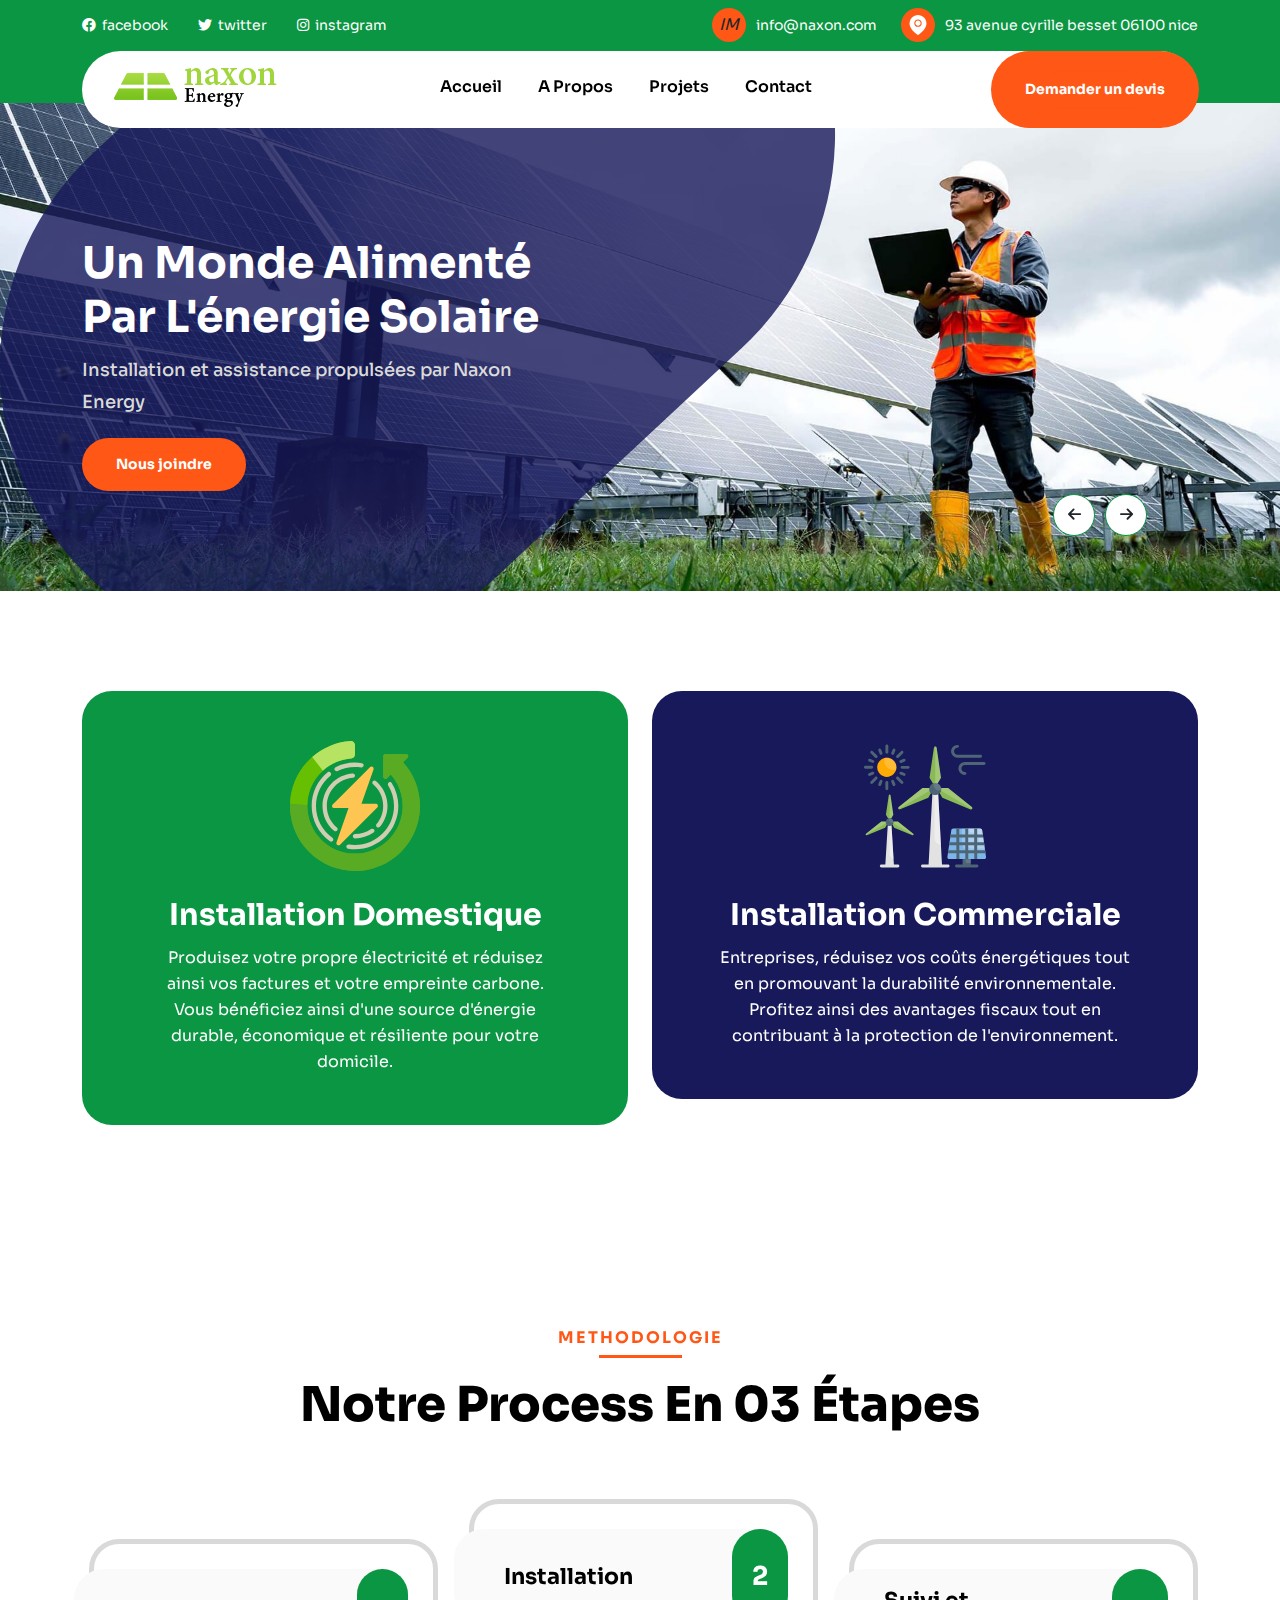
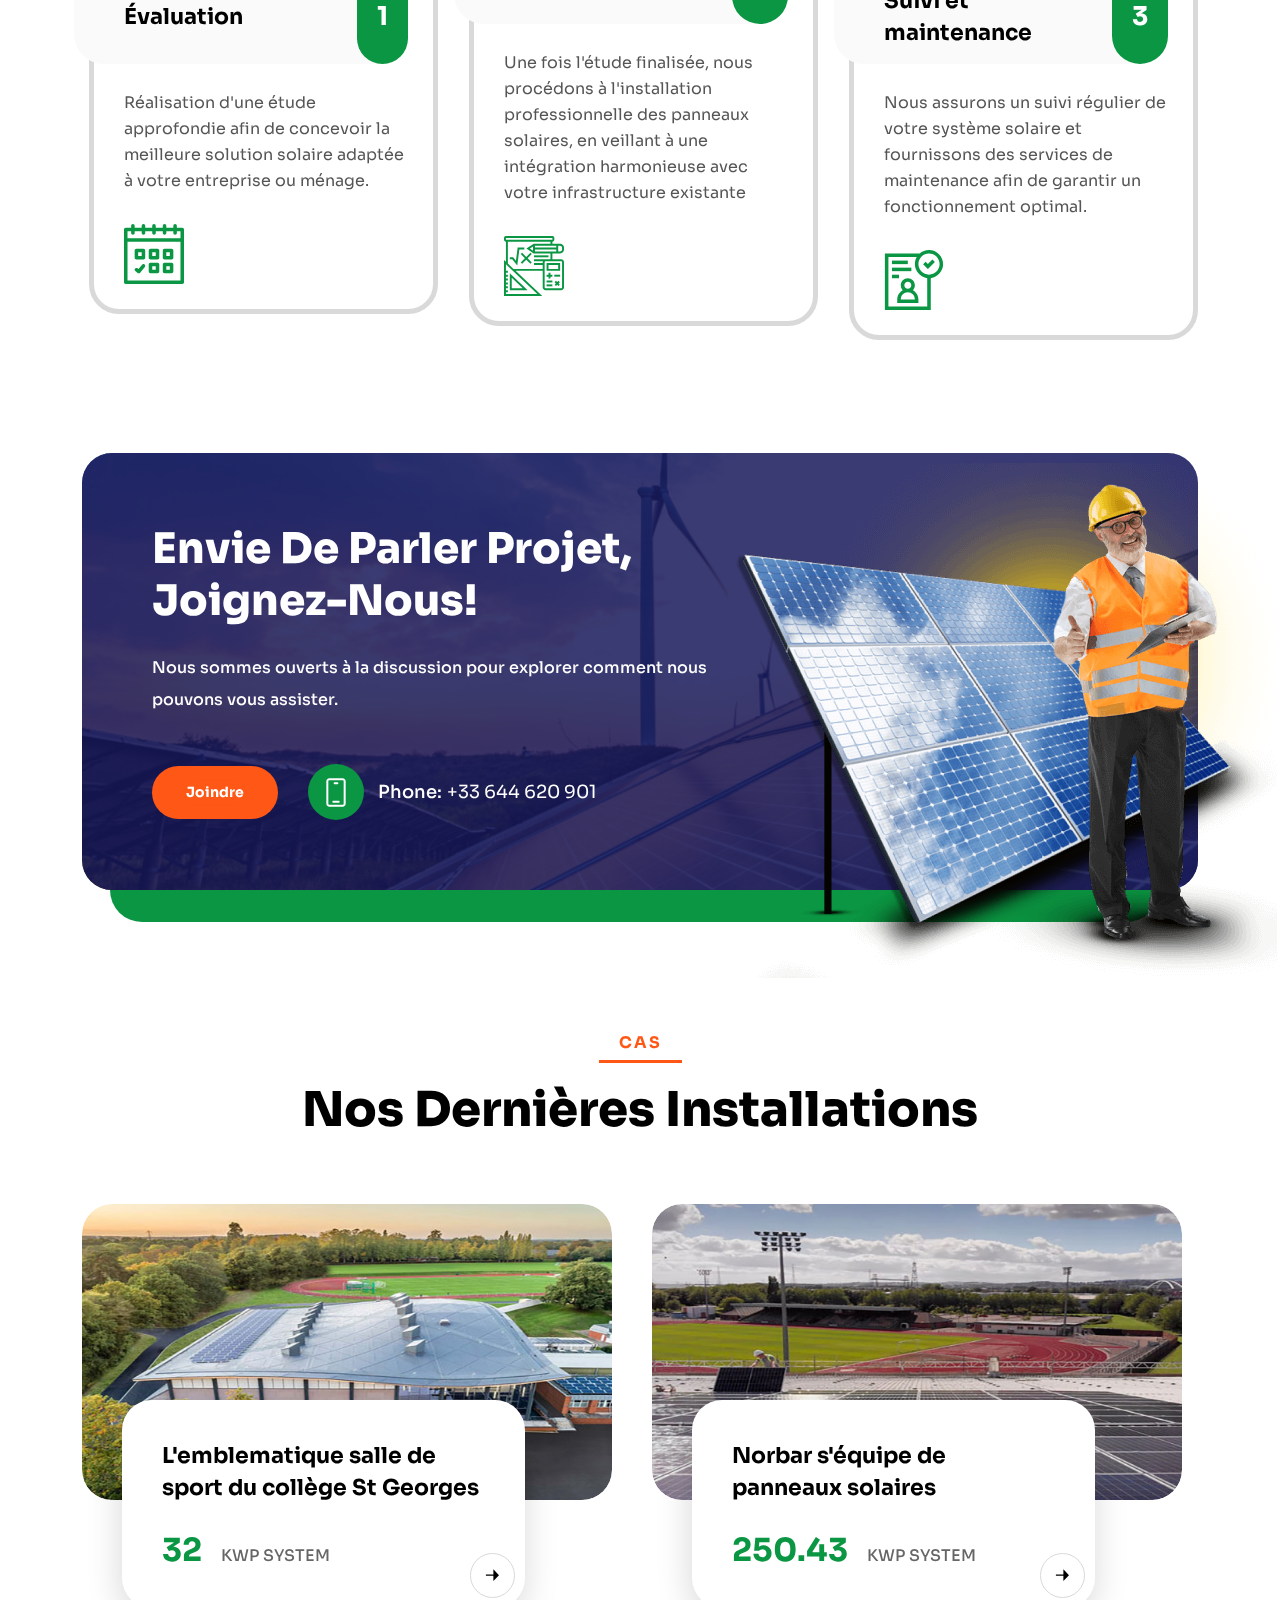
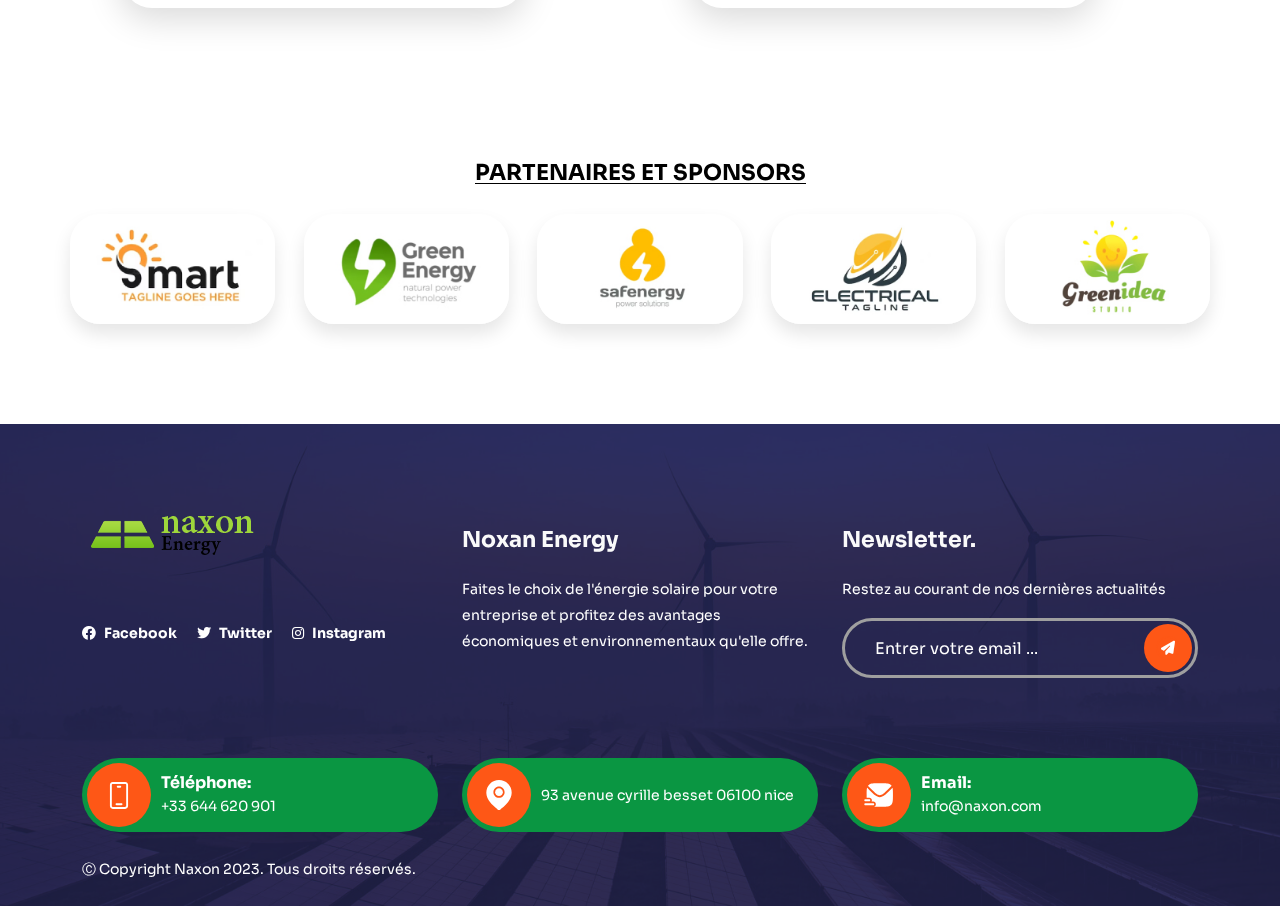
<file: index.html>
<!DOCTYPE html>
<html lang="zxx">

<head>
  <meta charset="utf-8">
  <meta name="viewport" content="width=device-width, initial-scale=1.0">
  <title>Naxon - Accueil</title>
  <link rel="icon" href="assets/img/favicon.png">
 
   <!-- CSS only -->
   <link rel="stylesheet" type="text/css" href="assets/css/bootstrap.min.css">
   <link rel="stylesheet" href="assets/css/owl.carousel.min.css">
   <link rel="stylesheet" href="assets/css/owl.theme.default.min.css">
   <link rel="stylesheet" href="assets/css/slick.css">
   <!-- Font Awesome 6 -->
   <link rel="stylesheet" href="assets/css/fontawesome.min.css">
   <link rel="stylesheet" href="assets/css/slick-theme.css">
   <!-- fancybox -->
   <link rel="stylesheet" href="assets/css/jquery.fancybox.min.css">
   <!-- style -->
   <link rel="stylesheet" href="assets/css/style.css">
   <!-- responsive -->
   <link rel="stylesheet" href="assets/css/responsive.css">
   <!-- color -->
   <link rel="stylesheet" href="assets/css/color.css">
 </head>
<body>
<!-- preloader -->
  <div class="preloader"> 
    <div>
      <div class="multi-spinner-container">
        <div class="multi-spinner">
          <div class="multi-spinner">
            <div class="multi-spinner">
              <div class="multi-spinner">
              </div>
            </div>
          </div>
        </div>
      </div>
    </div>
  </div>
<!-- preloader end -->
<header>
  <div class="top-bar">
    <div class="container">
      <div class="top-bar-text">
        <ul class="d-flex">
          <li><a href="#"><i class="fa-brands fa-facebook"></i>facebook</a></li>
          <li><a href="#"><i class="fa-brands fa-twitter"></i>Twitter</a></li>
          <li><a href="#"><i class="fa-brands fa-instagram"></i>instagram</a></li>
        </ul>
        <div class="d-flex top-bar-mail">
          <div class="d-flex align-items-center me-4">
            <i>
              IM
                <path d="M0.833252 10.7083C0.488074 10.7083 0.208252 10.9881 0.208252 11.3333C0.208252 11.6785 0.488074 11.9583 0.833252 11.9583H3.33325C3.67843 11.9583 3.95825 11.6785 3.95825 11.3333C3.95825 10.9881 3.67843 10.7083 3.33325 10.7083H0.833252Z" fill="white"/>
                <path d="M0.833252 13.2083C0.488074 13.2083 0.208252 13.4881 0.208252 13.8333C0.208252 14.1785 0.488074 14.4583 0.833252 14.4583H5.83325C6.17843 14.4583 6.45825 14.1785 6.45825 13.8333C6.45825 13.4881 6.17843 13.2083 5.83325 13.2083H0.833252Z" fill="white"/>
                <path d="M2.59071 2.24172L2.5 2.16667C2.757 1.81294 3.0305 1.55276 3.38422 1.29576C4.4795 0.5 6.04189 0.5 9.16667 0.5H10.8333C13.9581 0.5 15.5205 0.5 16.6157 1.29576C16.9695 1.55276 17.2214 1.78443 17.4784 2.13816L17.3737 2.24225L15.4505 4.16551C14.0491 5.56689 13.0416 6.5725 12.1726 7.23558C11.318 7.88758 10.6712 8.14908 9.99992 8.14908C9.3285 8.14908 8.68175 7.88758 7.82717 7.23558C6.95817 6.5725 5.95066 5.56689 4.54927 4.16551L2.92989 2.54612L2.59071 2.24172Z" fill="white"/>
                <path d="M1.6665 8.00002C1.6665 5.80009 1.6665 4.37457 1.94419 3.34125L2.06971 3.45391L3.69904 5.08322C5.05926 6.44344 6.12525 7.50944 7.06879 8.22936C8.03456 8.96619 8.94517 9.39911 9.99975 9.39911C11.0543 9.39911 11.9649 8.96619 12.9307 8.22936C13.8742 7.50944 14.9402 6.44344 16.3004 5.08324L18.0527 3.33093C18.3332 4.36507 18.3332 5.79277 18.3332 8.00002C18.3332 11.1248 18.3332 12.6872 17.5374 13.7824C17.2804 14.1362 16.9693 14.4473 16.6156 14.7043C15.5203 15.5 13.9579 15.5 10.8332 15.5H9.1665C7.9762 15.5 7.0126 15.5 6.21518 15.456C6.95154 15.2834 7.49984 14.6224 7.49984 13.8334C7.49984 12.9129 6.75365 12.1667 5.83317 12.1667H4.77687C4.91868 11.9215 4.99984 11.6369 4.99984 11.3334C4.99984 10.4129 4.25365 9.66669 3.33317 9.66669H1.67251C1.6665 9.16577 1.6665 8.61294 1.6665 8.00002Z" fill="white"/>
                </svg>
            </i>
            <a href="mailto:nfo@example.com"><p>info@naxon.com</p></a>
          </div>
          <div class="d-flex align-items-center">
            <i>
              <svg width="20" height="20" viewBox="0 0 20 20" fill="none" xmlns="http://www.w3.org/2000/svg">
              <path d="M10 5.58319C8.59053 5.58319 7.44385 6.72991 7.44385 8.13936C7.44385 9.54882 8.59053 10.6955 10 10.6955C11.4095 10.6955 12.5562 9.54882 12.5562 8.13936C12.5562 6.72991 11.4095 5.58319 10 5.58319Z" fill="white"/>
              <path d="M15.9814 2.47758C14.3837 0.879883 12.2595 0 10 0C7.74055 0 5.61629 0.879883 4.01863 2.47758C2.4209 4.07531 1.54102 6.19953 1.54102 8.45895C1.54102 13.0298 5.86289 16.8315 8.18476 18.874C8.50738 19.1578 8.78602 19.4029 9.00793 19.6102C9.28609 19.8701 9.64297 20 9.99996 20C10.3569 20 10.7139 19.87 10.992 19.6103C11.214 19.4029 11.4926 19.1579 11.8152 18.874C14.1371 16.8316 18.4589 13.0298 18.4589 8.45898C18.4589 6.19953 17.5791 4.07531 15.9814 2.47758ZM10 11.8671C7.94449 11.8671 6.27226 10.1948 6.27226 8.13934C6.27226 6.08383 7.94449 4.4116 10 4.4116C12.0555 4.4116 13.7277 6.08383 13.7277 8.13934C13.7277 10.1948 12.0555 11.8671 10 11.8671Z" fill="white"/>
              </svg>
            </i>
            <p>93 Avenue Cyrille Besset 06100 Nice</p>
          </div>
        </div>
      </div>
    </div>
  </div>
  <div class="container">
  	<div class="menu-bar">
  		<div class="logo">
	  		<a href="index.html">
	  			<img src="assets/img/Naxon.png" alt="">
	  		</a>
  		</div>
  		<nav class="navbar">
  			<ul class="navbar-links">
  				<li class="navbar-dropdown"><a href="index.html">Accueil</a></li>
  				<li class="navbar-dropdown"><a href="about.html">A Propos</a></li>
  				<li class="navbar-dropdown "><a href="our-projects.html">Projets</a></li>
  				
  				<li class="navbar-dropdown">
  				    <a href="contact.html">contact</a>
  				</li>
  			</ul>
  		</nav>
  		<div class="search-style d-flex align-items-center">
  			
              <a class="header-button newsbox button" href="contact.html">Demander un devis</a>
  		</div>
      <div class="bar-menu">
        <i class="fa-solid fa-bars"></i>
      </div>
    </div>
  </div>
  <div class="mobile-nav hmburger-menu" id="mobile-nav" style="display:block;">
      <div class="res-log">
        <a href="index.html">
          <img src="assets/img/Naxon.png" alt="">
        </a>
      </div>
      <ul class="sub-menu">
        <li class="navbar-dropdown"><a href="index.html">Accueil</a></li>
        <li class="navbar-dropdown"><a href="about.html">A Propos</a></li>
        <li class="navbar-dropdown "><a href="our-projects.html">Projets</a></li>
        
        <li class="navbar-dropdown">
            <a href="contact.html">contact</a>
        </li>
      </ul>

          <a href="JavaScript:void(0)" id="res-cross"></a>

      <div class="about-energix">
          <div class="d-flex align-items-center top-bar-mail">
            <div class="d-flex align-items-center">
              <i>
                <svg width="20" height="20" viewBox="0 0 37 37" fill="none" xmlns="http://www.w3.org/2000/svg">
                <path fill-rule="evenodd" clip-rule="evenodd" d="M10.7917 4.23926C10.1532 4.23926 9.6355 4.75693 9.6355 5.39551V31.6038C9.6355 32.2424 10.1532 32.7601 10.7917 32.7601H26.2084C26.847 32.7601 27.3647 32.2424 27.3647 31.6038V5.39551C27.3647 4.75693 26.847 4.23926 26.2084 4.23926H10.7917ZM7.323 5.39551C7.323 3.47977 8.87601 1.92676 10.7917 1.92676H26.2084C28.1241 1.92676 29.6772 3.47977 29.6772 5.39551V31.6038C29.6772 33.5195 28.1241 35.0726 26.2084 35.0726H10.7917C8.87601 35.0726 7.323 33.5195 7.323 31.6038V5.39551Z" fill="white"></path>
                <path fill-rule="evenodd" clip-rule="evenodd" d="M15.8022 7.70801C15.8022 7.06943 16.3199 6.55176 16.9585 6.55176H20.0418C20.6804 6.55176 21.1981 7.06943 21.1981 7.70801C21.1981 8.34658 20.6804 8.86426 20.0418 8.86426H16.9585C16.3199 8.86426 15.8022 8.34658 15.8022 7.70801Z" fill="white"></path>
                <path fill-rule="evenodd" clip-rule="evenodd" d="M14.2605 29.291C14.2605 28.6525 14.7782 28.1348 15.4167 28.1348H21.5834C22.222 28.1348 22.7397 28.6525 22.7397 29.291C22.7397 29.9296 22.222 30.4473 21.5834 30.4473H15.4167C14.7782 30.4473 14.2605 29.9296 14.2605 29.291Z" fill="white"></path>
                </svg>
              </i>
              <a href="callto:01234525407"><p>+33 644 620 901</p></a>
            </div>
          </div>
          <div class="d-flex align-items-center top-bar-mail">
            <div class="d-flex align-items-center">
              <i>
                <svg width="19" height="16" viewBox="0 0 19 16" fill="none" xmlns="http://www.w3.org/2000/svg">
                  <path d="M0.833252 10.7083C0.488074 10.7083 0.208252 10.9881 0.208252 11.3333C0.208252 11.6785 0.488074 11.9583 0.833252 11.9583H3.33325C3.67843 11.9583 3.95825 11.6785 3.95825 11.3333C3.95825 10.9881 3.67843 10.7083 3.33325 10.7083H0.833252Z" fill="white"></path>
                  <path d="M0.833252 13.2083C0.488074 13.2083 0.208252 13.4881 0.208252 13.8333C0.208252 14.1785 0.488074 14.4583 0.833252 14.4583H5.83325C6.17843 14.4583 6.45825 14.1785 6.45825 13.8333C6.45825 13.4881 6.17843 13.2083 5.83325 13.2083H0.833252Z" fill="white"></path>
                  <path d="M2.59071 2.24172L2.5 2.16667C2.757 1.81294 3.0305 1.55276 3.38422 1.29576C4.4795 0.5 6.04189 0.5 9.16667 0.5H10.8333C13.9581 0.5 15.5205 0.5 16.6157 1.29576C16.9695 1.55276 17.2214 1.78443 17.4784 2.13816L17.3737 2.24225L15.4505 4.16551C14.0491 5.56689 13.0416 6.5725 12.1726 7.23558C11.318 7.88758 10.6712 8.14908 9.99992 8.14908C9.3285 8.14908 8.68175 7.88758 7.82717 7.23558C6.95817 6.5725 5.95066 5.56689 4.54927 4.16551L2.92989 2.54612L2.59071 2.24172Z" fill="white"></path>
                  <path d="M1.6665 8.00002C1.6665 5.80009 1.6665 4.37457 1.94419 3.34125L2.06971 3.45391L3.69904 5.08322C5.05926 6.44344 6.12525 7.50944 7.06879 8.22936C8.03456 8.96619 8.94517 9.39911 9.99975 9.39911C11.0543 9.39911 11.9649 8.96619 12.9307 8.22936C13.8742 7.50944 14.9402 6.44344 16.3004 5.08324L18.0527 3.33093C18.3332 4.36507 18.3332 5.79277 18.3332 8.00002C18.3332 11.1248 18.3332 12.6872 17.5374 13.7824C17.2804 14.1362 16.9693 14.4473 16.6156 14.7043C15.5203 15.5 13.9579 15.5 10.8332 15.5H9.1665C7.9762 15.5 7.0126 15.5 6.21518 15.456C6.95154 15.2834 7.49984 14.6224 7.49984 13.8334C7.49984 12.9129 6.75365 12.1667 5.83317 12.1667H4.77687C4.91868 11.9215 4.99984 11.6369 4.99984 11.3334C4.99984 10.4129 4.25365 9.66669 3.33317 9.66669H1.67251C1.6665 9.16577 1.6665 8.61294 1.6665 8.00002Z" fill="white"></path>
                  </svg>
              </i>
              <a href="mailto:info@naxon.com"><p>info@naxon.com</p></a>
            </div>
          </div>
        </div>
      </div>
</header>
<section class="slider-hero">
	<div class="slider-home-1 owl-carousel owl-theme">
		<div class="item hero-section" style="background-image: url(assets/img/featured-area.jpg);">
			<div class="container">
				<div class="row">
					<div class="col-lg-6">
						<div class="featured-area-one">
							<h2>Un monde alimenté par l'énergie solaire</h2>
							<h6> Installation et assistance propulsées par Naxon Energy</h6>
							<a href="javascript:void(0)" class="button newsbox">Nous joindre</a>
						</div>
					</div>
				</div>
			</div>
		</div>
		<div class="item hero-section" style="background-image: url(assets/img/featured-area-4.jpg);">
			<div class="container">
				<div class="row">
					<div class="col-lg-6">
						<div class="featured-area-one">
							<h2>Adoptez la révolution solaire</h2>
							<h6>une énergie propre et inépuisable à portée de main.</h6>
							<a href="javascript:void(0)" class="newsbox button">Nous joindre</a>
						</div>
					</div>
				</div>
			</div>
		</div>
    
    
	</div>
</section>
<section class="gap">
	<div class="container">
		<div class="row">
			<div class="col-lg-6">
				<div class="domestic">
					<i>
						<svg width="130" height="130" viewBox="0 0 130 130" fill="none" xmlns="http://www.w3.org/2000/svg">
						<g clip-path="url(#clip0_57_45)">
						<path d="M79.9532 26.1493L42.699 63.4034C41.334 64.7684 42.3009 67.1021 44.2311 67.1021H58.5001L46.47 101.474C45.7091 103.649 48.4183 105.351 50.0473 103.722L87.3017 66.4676C88.6667 65.1026 87.6998 62.7689 85.7696 62.7689H71.5001L83.5302 28.3969C84.2914 26.2224 81.5825 24.5202 79.9532 26.1493Z" fill="#FFC552"/>
						<path d="M45.4987 90.3378C45.0069 90.3378 44.5121 90.1713 44.1061 89.83C36.7301 83.6337 32.5 74.5598 32.5 64.9355C32.5 56.6589 35.6126 48.7744 41.2646 42.734C46.8894 36.7232 54.4949 33.0947 62.6806 32.5168C63.8793 32.432 64.9104 33.3321 64.9944 34.5254C65.0787 35.719 64.1794 36.755 62.9858 36.8395C48.3212 37.8747 36.8337 50.2158 36.8337 64.9355C36.8337 73.2766 40.5006 81.1411 46.8937 86.5122C47.5536 87.0665 47.8243 87.9859 47.5709 88.8093C47.2938 89.7084 46.4389 90.3378 45.4987 90.3378Z" fill="#D1CDB2"/>
						<path d="M46.5972 30.2691C45.8025 30.2691 45.038 29.8306 44.6582 29.0717C44.1224 28.002 44.5558 26.7 45.6258 26.1645C51.6728 23.1374 58.1911 21.6023 64.9999 21.6023C67.2924 21.6023 69.5935 21.7828 71.8396 22.1391C73.0215 22.3264 73.8274 23.4365 73.64 24.6184C73.4526 25.8001 72.3433 26.6075 71.1606 26.4186C69.1385 26.0977 67.0659 25.9352 65.0001 25.9352C58.8708 25.9352 53.0048 27.3159 47.5654 30.0388C47.2541 30.1952 46.923 30.2691 46.5972 30.2691Z" fill="#D1CDB2"/>
						<path d="M41.165 100.672C40.7305 100.672 40.292 100.542 39.9109 100.271C28.4869 92.1458 21.6665 78.9361 21.6665 64.9355C21.6665 51.8578 27.485 39.6116 37.6306 31.3378C38.5579 30.5815 39.9226 30.7201 40.679 31.6476C41.4351 32.5749 41.2965 33.9396 40.3692 34.6958C31.2375 42.1436 25.9999 53.1654 25.9999 64.9355C25.9999 77.5363 32.1391 89.4257 42.4223 96.7398C43.1911 97.2869 43.5248 98.3208 43.2145 99.2128C42.9167 100.069 42.0729 100.672 41.165 100.672Z" fill="#D1CDB2"/>
						<path d="M64.9998 97.4354C63.8032 97.4354 62.8333 96.4652 62.8333 95.2688C62.8333 94.0724 63.8034 93.1023 64.9998 93.1023C70.7945 93.1023 76.3596 91.3569 81.0937 88.0549C82.075 87.3701 83.4256 87.6108 84.1103 88.5921C84.7951 89.5737 84.5542 90.9243 83.5728 91.609C78.108 95.4207 71.6857 97.4354 64.9998 97.4354Z" fill="#D1CDB2"/>
						<path d="M88.2349 86.6023C86.4228 86.6023 85.4188 84.4207 86.5769 83.042C90.8265 77.9839 93.1668 71.5537 93.1668 64.9357C93.1668 56.5946 89.4999 48.7301 83.1068 43.359C82.1904 42.5894 82.0718 41.2226 82.8417 40.3065C83.6118 39.3897 84.9783 39.2716 85.8941 40.0414C93.2701 46.2378 97.5002 55.3116 97.5002 64.9359C97.5002 72.5719 94.7992 79.9921 89.895 85.8296C89.4661 86.3392 88.8524 86.6023 88.2349 86.6023Z" fill="#D1CDB2"/>
						<path d="M65 108.269C62.7075 108.269 60.4063 108.088 58.1603 107.732C56.9783 107.545 56.1724 106.435 56.3598 105.253C56.5475 104.071 57.6573 103.265 58.8392 103.453C60.8613 103.773 62.934 103.936 64.9997 103.936C86.5043 103.936 104 86.4403 104 64.9359C104 57.6595 101.983 50.5621 98.1688 44.4114C97.5381 43.3945 97.8514 42.0587 98.8683 41.428C99.8852 40.7971 101.221 41.1107 101.851 42.1273C106.092 48.9642 108.333 56.8513 108.333 64.9357C108.333 88.8298 88.8941 108.269 65 108.269Z" fill="#D1CDB2"/>
						<path d="M113.077 21.1916L117.635 16.6342C119 15.2692 118.033 12.9355 116.103 12.9355H95.3336C94.137 12.9355 93.1671 13.9057 93.1671 15.1021V35.8714C93.1671 37.8016 95.5007 38.7685 96.8657 37.4035L100.801 33.4679C108.118 41.7864 112.585 52.6739 112.666 64.6042C112.845 90.9264 91.4103 112.555 65.0871 112.602C38.7217 112.649 17.3336 91.29 17.3336 64.9355C17.3336 52.32 22.2356 40.8497 30.2374 32.3236C31.0905 31.4146 31.9797 30.5394 32.9024 29.6992L22.198 16.0218C20.4399 17.5615 18.7652 19.1938 17.1823 20.9123C6.22906 32.8024 -0.34762 48.7864 0.0141963 66.3102C0.742653 101.594 29.7865 129.977 65.0782 129.936C100.941 129.893 130 100.808 130 64.9355C130 48.0886 123.591 32.7392 113.077 21.1916Z" fill="#58AB23"/>
						<path d="M30.2371 32.3238C34.7706 27.4935 40.3213 23.6072 46.5181 20.9945C51.1085 19.0593 56.0909 17.8217 61.2581 17.4157C63.365 17.2502 64.9999 15.5129 64.9999 13.3997V4.09453C64.9999 1.77738 63.0484 -0.0766437 60.7361 0.0729071C53.3609 0.549743 46.3388 2.25549 39.8414 4.98549C31.1712 8.62853 23.4586 14.0987 17.1823 20.912C6.98082 31.9864 0.579082 46.6121 0.0400391 62.7248L17.3412 64.2794C17.5083 51.9226 22.3744 40.7015 30.2371 32.3238Z" fill="#66BF00"/>
						<path d="M46.5182 20.9945C51.1085 19.0592 56.0909 17.8217 61.2582 17.4157C63.3651 17.2502 65 15.5129 65 13.3997V4.09453C65 1.77738 63.0485 -0.0766437 60.7361 0.0729071C53.3609 0.549743 46.3389 2.25549 39.8414 4.98548C33.3579 7.7099 27.4104 11.4563 22.198 16.0218L32.9024 29.6994C36.8827 26.076 41.4875 23.1157 46.5182 20.9945Z" fill="#B6E462"/>
						<path d="M113.078 21.1916L117.635 16.6342C119 15.2692 118.033 12.9355 116.103 12.9355H95.334C94.1373 12.9355 93.1674 13.9057 93.1674 15.1021V35.8714C93.1674 37.8016 95.5011 38.7685 96.8661 37.4035L100.801 33.4679C108.119 41.7864 112.585 52.6739 112.666 64.6042C112.845 90.9264 91.4106 112.555 65.0874 112.602C38.722 112.649 17.334 91.29 17.334 64.9356C17.334 64.7162 17.3388 64.4978 17.3419 64.2792L0.0407028 62.7245C0.000839484 63.9121 -0.00982458 65.1069 0.0150582 66.3099C0.743515 101.594 29.7873 129.977 65.079 129.936C100.941 129.893 130 100.808 130 64.9356C130 48.0886 123.591 32.7392 113.078 21.1916Z" fill="#58AB23"/>
						</g>
						<defs>
						<clipPath id="clip0_57_45">
						<rect width="130" height="130" fill="white"/>
						</clipPath>
						</defs>
						</svg>
					</i>
					<h3 class="installation-boxs">Installation Domestique</h3>
					<p class="installation-box">Produisez votre propre électricité et
            réduisez ainsi vos factures et votre empreinte carbone. Vous bénéficiez ainsi d'une source d'énergie durable, 
            économique et résiliente pour votre domicile.</p>
				</div>
			</div>
			<div class="col-lg-6">
				<div class="domestic commercial">
					<i>
						<svg width="130" height="130" viewBox="0 0 130 130" fill="none" xmlns="http://www.w3.org/2000/svg">
						<path d="M33.9969 125.076L31.4954 84.3425C30.9439 84.6577 30.3136 84.8547 29.6242 84.8547C28.9348 84.8547 28.3045 84.6577 27.753 84.3425L25.2515 125.076H33.9969Z" fill="#E2E2E2"/>
						<g opacity="0.4">
						<path d="M31.4955 84.3425C30.944 84.6577 30.3137 84.8547 29.6243 84.8547L29.6637 112.785C29.6637 115.227 31.3182 117.276 33.544 117.906L31.4955 84.3425Z" fill="white"/>
						</g>
						<path d="M29.6244 84.8349C31.7456 84.8349 33.4653 83.1153 33.4653 80.994C33.4653 78.8727 31.7456 77.1531 29.6244 77.1531C27.5031 77.1531 25.7834 78.8727 25.7834 80.994C25.7834 83.1153 27.5031 84.8349 29.6244 84.8349Z" fill="#4E6575"/>
						<g opacity="0.15">
						<path d="M29.6244 77.1531C29.329 77.1531 29.0532 77.1925 28.7774 77.2516C28.7183 77.5273 28.679 77.8031 28.679 78.0985C28.679 80.2258 30.3926 81.9394 32.5199 81.9394C32.8153 81.9394 33.0911 81.9 33.3668 81.841C33.4259 81.5652 33.4653 81.2894 33.4653 80.994C33.4653 78.8667 31.7517 77.1531 29.6244 77.1531Z" fill="#E2E2E2"/>
						</g>
						<path d="M25.7833 80.9939C25.7833 80.797 25.803 80.6 25.8424 80.4227H21.3515L5.98782 92.7727C5.19994 93.403 5.92873 94.6242 6.85448 94.25L25.0939 86.7849L26.8272 83.6333C26.1772 82.9242 25.7833 82.0182 25.7833 80.9939Z" fill="#8ABA55"/>
						<path d="M53.2606 92.7727L37.9167 80.4227H33.4258C33.4455 80.6197 33.4849 80.797 33.4849 80.9939C33.4849 82.0182 33.0909 82.9242 32.4409 83.6136L34.1743 86.7651L52.4136 94.2303C53.3197 94.6242 54.0485 93.3833 53.2606 92.7727Z" fill="#8ABA55"/>
						<path d="M29.6243 77.1531C30.1561 77.1531 30.6682 77.2713 31.1409 77.4682L33.3273 73.7849L30.4909 54.2849C30.353 53.3001 28.9152 53.3001 28.7773 54.2849L25.9409 73.7849L28.1273 77.4682C28.5803 77.2713 29.0924 77.1531 29.6243 77.1531Z" fill="#8ABA55"/>
						<g opacity="0.2">
						<path d="M26.0395 82.3333L5.73189 93.797C5.57431 93.4621 5.6137 93.0682 5.96825 92.7727L21.3319 80.4227H25.8228C25.8031 80.6197 25.7637 80.797 25.7637 80.9939C25.7637 81.4667 25.8622 81.9197 26.0395 82.3333Z" fill="white"/>
						</g>
						<g opacity="0.2">
						<path d="M53.3788 93.9939L33.2485 82.2545C33.3864 81.8606 33.4652 81.447 33.4652 80.9939C33.4652 80.797 33.4258 80.6197 33.4061 80.4227H37.897L53.2607 92.7727C53.694 93.1273 53.6546 93.6394 53.3788 93.9939Z" fill="white"/>
						</g>
						<g opacity="0.2">
						<path d="M33.3075 73.7849L31.1212 77.4683C30.6681 77.2713 30.156 77.1531 29.6045 77.1531V53.5562C29.9984 53.5562 30.3924 53.7925 30.4712 54.2849L33.3075 73.7849Z" fill="white"/>
						</g>
						<path d="M36.4396 26.3349C36.4396 31.6334 32.1259 35.947 26.8275 35.947C21.5093 35.947 17.2153 31.6334 17.2153 26.3349C17.2153 21.0167 21.5093 16.7228 26.8275 16.7228C32.1259 16.7228 36.4396 21.0167 36.4396 26.3349Z" fill="#FFAB03"/>
						<path d="M87.4153 115.877L91.2956 89.1288C91.4335 88.1833 92.241 87.4742 93.2062 87.4742H120.25C121.215 87.4742 122.023 88.1833 122.161 89.1288L126.041 115.877C126.218 117.039 125.312 118.083 124.13 118.083H89.3259C88.1441 118.103 87.238 117.039 87.4153 115.877Z" fill="#7CB5E8"/>
						<path d="M102.621 118.103H110.815V125.076H102.621V118.103Z" fill="#4E6575"/>
						<g opacity="0.15">
						<path d="M105.595 120.211C105.595 121.255 106.442 122.102 107.486 122.102H110.815V118.103H105.595V120.211Z" fill="#E2E2E2"/>
						</g>
						<g opacity="0.2">
						<path d="M26.8274 16.7228C26.0198 16.7228 25.2516 16.841 24.5031 17.0379C24.3259 17.7864 24.188 18.5546 24.188 19.3622C24.188 24.6607 28.4819 28.9743 33.8001 28.9743C34.6077 28.9743 35.3759 28.8561 36.1047 28.6591C36.2819 27.9107 36.4198 27.1425 36.4198 26.3546C36.4395 21.0167 32.1259 16.7228 26.8274 16.7228Z" fill="white"/>
						</g>
						<g opacity="0.2">
						<path d="M122.161 89.1288C122.023 88.1833 121.215 87.4742 120.25 87.4742H102.089V101.223C102.089 106.895 106.698 111.505 112.371 111.505H125.411L122.161 89.1288Z" fill="white"/>
						</g>
						<g opacity="0.2">
						<path d="M122.161 89.1288C122.023 88.1833 121.215 87.4742 120.25 87.4742H106.029V101.223C106.029 104.729 108.865 107.565 112.371 107.565H124.839L122.161 89.1288Z" fill="white"/>
						</g>
						<g opacity="0.2">
						<path d="M122.161 89.1288C122.023 88.1833 121.215 87.4742 120.25 87.4742H108.589C108.589 89.7591 110.441 91.6303 112.745 91.6303H116.114C117.079 91.6303 117.886 92.3394 118.024 93.2849L119.048 100.376C119.344 102.424 121.097 103.921 123.145 103.921H124.308L122.161 89.1288Z" fill="white"/>
						</g>
						<path d="M82.0576 125.076L78.197 53.0441C77.3303 53.5168 76.3455 53.8319 75.2819 53.8319C74.2182 53.8319 73.2334 53.5168 72.3667 53.0441L68.5061 125.076H82.0576Z" fill="#E2E2E2"/>
						<g opacity="0.4">
						<path d="M78.1969 53.0441C77.3303 53.5168 76.3454 53.8319 75.2818 53.8319C74.9863 53.8319 74.7106 53.8123 74.4348 53.7532L74.4939 96.9289C74.4939 100.593 77.3303 103.567 80.9151 103.862L78.1969 53.0441Z" fill="white"/>
						</g>
						<path d="M75.2817 53.8319C78.567 53.8319 81.2302 51.1687 81.2302 47.8834C81.2302 44.5982 78.567 41.9349 75.2817 41.9349C71.9965 41.9349 69.3333 44.5982 69.3333 47.8834C69.3333 51.1687 71.9965 53.8319 75.2817 53.8319Z" fill="#4E6575"/>
						<path d="M69.3333 47.8835C69.3333 47.588 69.3727 47.2926 69.4318 46.9971L62.4787 46.9774L38.7242 66.0835C37.5227 67.0486 38.6454 68.9592 40.0833 68.3683L68.309 56.8062L70.9878 51.9214C69.9439 50.8774 69.3333 49.4592 69.3333 47.8835Z" fill="#8ABA55"/>
						<path d="M111.859 66.0835L88.1045 46.9774L81.1514 46.9971C81.1908 47.2926 81.2499 47.588 81.2499 47.8835C81.2499 49.4592 80.6196 50.8774 79.6348 51.9411L82.3136 56.8259L110.539 68.388C111.957 68.9592 113.08 67.0683 111.859 66.0835Z" fill="#8ABA55"/>
						<path d="M75.2819 41.9152C76.1091 41.9152 76.897 42.0925 77.6258 42.388L80.994 36.6955L76.6016 6.53948C76.3849 5.00312 74.1591 5.00312 73.9425 6.53948L69.55 36.7152L72.9182 42.4077C73.647 42.0925 74.4546 41.9152 75.2819 41.9152Z" fill="#8ABA55"/>
						<g opacity="0.15">
						<path d="M75.2818 41.9153C74.75 41.9153 74.2379 42.0138 73.7455 42.1319C73.6076 42.6244 73.5288 43.1365 73.5288 43.6683C73.5288 46.9577 76.1879 49.6168 79.4773 49.6168C80.0091 49.6168 80.5212 49.5183 81.0137 49.4001C81.1515 48.9077 81.2303 48.3956 81.2303 47.8638C81.2303 44.5941 78.5712 41.9153 75.2818 41.9153Z" fill="#E2E2E2"/>
						</g>
						<g opacity="0.2">
						<path d="M76.6014 6.53952C76.4832 5.77134 75.8726 5.39709 75.262 5.39709V41.935C76.0892 41.935 76.8771 42.1122 77.6059 42.4077L80.9741 36.7153L76.6014 6.53952Z" fill="white"/>
						</g>
						<g opacity="0.2">
						<path d="M111.859 66.0835L88.1045 46.9774L81.1515 46.9971C81.1909 47.2926 81.25 47.588 81.25 47.8835C81.25 48.5335 81.1121 49.1441 80.9348 49.735L112.076 67.9744C112.47 67.4426 112.529 66.6153 111.859 66.0835Z" fill="white"/>
						</g>
						<g opacity="0.2">
						<path d="M69.3333 47.8835C69.3333 47.588 69.3727 47.2926 69.4317 46.9971L62.4787 46.9774L38.7242 66.0835C38.0545 66.6153 38.1136 67.4229 38.5272 67.9547L69.6681 49.6562C69.4514 49.1047 69.3333 48.5138 69.3333 47.8835Z" fill="white"/>
						</g>
						<path d="M88.1045 126.553H62.4787C61.6712 126.553 61.0015 125.883 61.0015 125.076C61.0015 124.268 61.6712 123.599 62.4787 123.599H88.1045C88.9121 123.599 89.5818 124.268 89.5818 125.076C89.5818 125.883 88.9318 126.553 88.1045 126.553Z" fill="#E2E2E2"/>
						<path d="M37.9167 126.553H21.3515C20.544 126.553 19.8743 125.883 19.8743 125.076C19.8743 124.268 20.544 123.599 21.3515 123.599H37.9167C38.7243 123.599 39.394 124.268 39.394 125.076C39.394 125.883 38.7243 126.553 37.9167 126.553Z" fill="#E2E2E2"/>
						<path d="M26.8668 12.6652C26.0592 12.6652 25.4092 12.0152 25.4092 11.2076V4.9046C25.4092 4.09702 26.0592 3.44702 26.8668 3.44702C27.6743 3.44702 28.3243 4.09702 28.3243 4.9046V11.2076C28.3243 12.0152 27.6743 12.6652 26.8668 12.6652Z" fill="#4E6575"/>
						<path d="M21.0562 13.8076C20.485 13.8076 19.9335 13.4728 19.7168 12.9016L18.338 9.57279C18.0229 8.84401 18.3774 7.97734 19.1259 7.68188C19.8744 7.36673 20.7213 7.72128 21.0365 8.46976L22.4153 11.7986C22.7304 12.547 22.3759 13.394 21.6274 13.7092C21.4501 13.7682 21.2532 13.8076 21.0562 13.8076Z" fill="#4E6575"/>
						<path d="M12.8622 21.9819C12.6849 21.9819 12.4879 21.9425 12.3106 21.8637L8.98185 20.4849C8.23336 20.1895 7.87882 19.3425 8.19397 18.594C8.50912 17.8455 9.35609 17.491 10.1046 17.8062L13.4334 19.1849C14.1818 19.5001 14.5364 20.3471 14.2212 21.0955C13.9849 21.6471 13.4334 21.9819 12.8622 21.9819Z" fill="#4E6575"/>
						<path d="M9.51359 34.9622C8.94238 34.9622 8.39086 34.6273 8.17419 34.0561C7.85904 33.3076 8.21359 32.4607 8.96207 32.1455L12.2909 30.7667C13.0393 30.4516 13.8863 30.8061 14.2015 31.5546C14.5166 32.3031 14.1621 33.1501 13.4136 33.4652L10.0848 34.844C9.88783 34.9228 9.71056 34.9622 9.51359 34.9622Z" fill="#4E6575"/>
						<path d="M19.6576 45.1061C19.4804 45.1061 19.2834 45.0668 19.1061 44.988C18.3576 44.6728 18.0031 43.8258 18.3182 43.0774L19.697 39.7486C20.0122 39.0001 20.8591 38.6455 21.6076 38.9607C22.3561 39.2758 22.7107 40.1228 22.3955 40.8713L21.0167 44.2001C20.7607 44.7713 20.2288 45.1061 19.6576 45.1061Z" fill="#4E6575"/>
						<path d="M33.9971 45.1258C33.4259 45.1258 32.8744 44.791 32.6577 44.2197L31.2789 40.891C30.9638 40.1425 31.3183 39.2955 32.0668 38.9803C32.8153 38.6652 33.6623 39.0197 33.9774 39.7682L35.3562 43.097C35.6714 43.8455 35.3168 44.6925 34.5683 45.0076C34.3714 45.0864 34.1744 45.1258 33.9971 45.1258Z" fill="#4E6575"/>
						<path d="M44.141 34.9818C43.9637 34.9818 43.7667 34.9424 43.5894 34.8636L40.2607 33.4849C39.5122 33.1697 39.1576 32.3227 39.4728 31.5743C39.7879 30.8258 40.6349 30.4712 41.3834 30.7864L44.7122 32.1652C45.4607 32.4803 45.8152 33.3273 45.5 34.0758C45.2637 34.647 44.7122 34.9818 44.141 34.9818Z" fill="#4E6575"/>
						<path d="M40.8319 22.0213C40.2607 22.0213 39.7092 21.6864 39.4926 21.1152C39.1774 20.3667 39.5319 19.5197 40.2804 19.2046L43.6092 17.8258C44.3577 17.5107 45.2047 17.8652 45.5198 18.6137C45.835 19.3622 45.4804 20.2091 44.7319 20.5243L41.4032 21.9031C41.2062 22.0016 41.0092 22.0213 40.8319 22.0213Z" fill="#4E6575"/>
						<path d="M32.6576 13.8273C32.4804 13.8273 32.2834 13.7879 32.1061 13.7092C31.3576 13.394 31.0031 12.547 31.3182 11.7986L32.697 8.46976C33.0122 7.72128 33.8591 7.36673 34.6076 7.68188C35.3561 7.99704 35.7107 8.844 35.3955 9.59249L34.0167 12.9213C33.7607 13.4925 33.2288 13.8273 32.6576 13.8273Z" fill="#4E6575"/>
						<path d="M16.1515 17.0773C15.7772 17.0773 15.403 16.9394 15.1272 16.644L10.6757 12.2122C10.1045 11.641 10.1045 10.7152 10.6757 10.144C11.2469 9.57277 12.1727 9.57277 12.7439 10.144L17.1954 14.5955C17.7666 15.1667 17.7666 16.0925 17.1954 16.6637C16.9 16.9394 16.5257 17.0773 16.1515 17.0773Z" fill="#4E6575"/>
						<path d="M11.7001 27.7728H5.39703C4.60915 27.7728 3.93945 27.1228 3.93945 26.3152C3.93945 25.5077 4.58945 24.8577 5.39703 24.8577H11.7001C12.5076 24.8577 13.1576 25.5077 13.1576 26.3152C13.1576 27.1228 12.5076 27.7728 11.7001 27.7728Z" fill="#4E6575"/>
						<path d="M11.6607 42.9394C11.2864 42.9394 10.9122 42.8015 10.6364 42.5061C10.0652 41.9349 10.0652 41.0091 10.6364 40.4379L15.0879 35.9864C15.6591 35.4152 16.5849 35.4152 17.1561 35.9864C17.7273 36.5576 17.7273 37.4834 17.1561 38.0546L12.7046 42.5061C12.4091 42.8015 12.0349 42.9394 11.6607 42.9394Z" fill="#4E6575"/>
						<path d="M26.8274 49.2425C26.0199 49.2425 25.3699 48.5925 25.3699 47.7849V41.4819C25.3699 40.6743 26.0199 40.0243 26.8274 40.0243C27.635 40.0243 28.285 40.6743 28.285 41.4819V47.7849C28.285 48.5728 27.6153 49.2425 26.8274 49.2425Z" fill="#4E6575"/>
						<path d="M41.9742 42.9788C41.6 42.9788 41.2258 42.841 40.95 42.5455L36.4985 38.094C35.9273 37.5228 35.9273 36.597 36.4985 36.0258C37.0697 35.4546 37.9954 35.4546 38.5667 36.0258L43.0182 40.4773C43.5894 41.0485 43.5894 41.9743 43.0182 42.5455C42.7227 42.8213 42.3485 42.9788 41.9742 42.9788Z" fill="#4E6575"/>
						<path d="M48.2775 27.8121H41.9744C41.1668 27.8121 40.5168 27.1621 40.5168 26.3545C40.5168 25.547 41.1668 24.897 41.9744 24.897H48.2775C49.085 24.897 49.735 25.547 49.735 26.3545C49.735 27.1621 49.085 27.8121 48.2775 27.8121Z" fill="#4E6575"/>
						<path d="M37.5623 17.1167C37.188 17.1167 36.8138 16.9788 36.538 16.6833C35.9668 16.1121 35.9668 15.1864 36.538 14.6152L40.9895 10.1636C41.5608 9.59243 42.4865 9.59243 43.0577 10.1636C43.6289 10.7349 43.6289 11.6606 43.0577 12.2318L38.6062 16.6833C38.3108 16.9788 37.9365 17.1167 37.5623 17.1167Z" fill="#4E6575"/>
						<path d="M125.489 112.095L125.076 109.18H117.158V104.256H124.17C124.229 104.256 124.288 104.236 124.347 104.217L123.933 101.302H117.158V96.3773H123.027C123.086 96.3773 123.145 96.3576 123.205 96.3379L122.791 93.4228H117.158V87.4546H114.203V93.4228H108.215V87.4546H105.261V93.4228H99.2925V87.4546H96.3379V93.4228H90.6652L90.2516 96.3379C90.3303 96.3576 90.3894 96.3773 90.4682 96.3773H96.3576V101.302H89.5425L89.1288 104.217C89.2076 104.236 89.2667 104.256 89.3455 104.256H96.3773V109.18H88.4197L88.0061 112.095C88.0849 112.115 88.144 112.135 88.2425 112.135H96.397V118.103H99.3516V112.135H105.32V118.103H108.274V112.135H114.262V118.103H117.217V112.135H125.352C125.352 112.135 125.411 112.095 125.489 112.095ZM105.261 109.18H99.2925V104.256H105.261V109.18ZM105.261 101.302H99.2925V96.3773H105.261V101.302ZM114.183 109.18H108.195V104.256H114.183V109.18ZM114.183 101.302H108.195V96.3773H114.183V101.302Z" fill="#4E6575"/>
						<path d="M116.961 126.553H96.4956C95.688 126.553 95.0183 125.883 95.0183 125.076C95.0183 124.268 95.688 123.599 96.4956 123.599H116.961C117.768 123.599 118.438 124.268 118.438 125.076C118.438 125.883 117.788 126.553 116.961 126.553Z" fill="#4E6575"/>
						<path d="M120.605 16.7622H97.5198C93.9743 16.7622 91.0789 13.8864 91.0789 10.3213C91.0789 6.77583 93.9546 3.88037 97.5198 3.88037C98.3273 3.88037 98.997 4.55007 98.997 5.35764C98.997 6.16522 98.3273 6.83492 97.5198 6.83492C95.6092 6.83492 94.0334 8.39098 94.0334 10.3213C94.0334 12.2319 95.5895 13.8076 97.5198 13.8076H120.624C121.432 13.8076 122.102 14.4773 122.102 15.2849C122.082 16.1122 121.432 16.7622 120.605 16.7622Z" fill="#4E6575"/>
						<path d="M104.887 33.9971C101.341 33.9971 98.4653 31.1213 98.4653 27.5561C98.4653 24.0107 101.341 21.1152 104.887 21.1152H124.052C124.859 21.1152 125.529 21.7849 125.529 22.5925C125.529 23.4001 124.859 24.0698 124.052 24.0698H104.887C102.976 24.0698 101.42 25.6258 101.42 27.5561C101.42 29.4667 102.976 31.0425 104.887 31.0425C105.694 31.0425 106.364 31.7122 106.364 32.5198C106.364 33.3274 105.714 33.9971 104.887 33.9971Z" fill="#4E6575"/>
						</svg>

					</i>
					<h3 class="installation-boxs">Installation Commerciale</h3>
					<p class="installation-box">Entreprises, réduisez vos coûts énergétiques tout en promouvant la durabilité environnementale.
             Profitez ainsi des avantages fiscaux tout en contribuant à la protection 
             de l'environnement. </p>
				</div>
			</div>
		</div>
	</div>
</section>

<section class="process-solutions gap">
  <div class="container">
    <div class="heading">
      <p>Methodologie</p>
      <div class="line"></div>
      <h2>Notre process en 03 étapes</h2>
    </div>
    <div class="row">
      <div class="col-lg-4 col-md-6">
        <div class="free-consultation">
          <div class="free-consultation-number">
            <h3>Évaluation </h3>
            <span>1</span>
          </div>
          <p> 
            Réalisation d'une étude approfondie afin de concevoir la meilleure solution solaire adaptée à votre entreprise ou ménage.
          </p>
          <svg width="60" height="60" viewBox="0 0 60 60" fill="none" xmlns="http://www.w3.org/2000/svg">
            <g clip-path="url(#clip0_41_298)">
            <path d="M58.2422 3.75H52.8516V1.75781C52.8516 0.787031 52.0645 0 51.0938 0C50.123 0 49.3359 0.787031 49.3359 1.75781V3.75H42.3047V1.75781C42.3047 0.787031 41.5177 0 40.5469 0C39.5761 0 38.7891 0.787031 38.7891 1.75781V3.75H31.7578V1.75781C31.7578 0.787031 30.9708 0 30 0C29.0292 0 28.2422 0.787031 28.2422 1.75781V3.75H21.2109V1.75781C21.2109 0.787031 20.4239 0 19.4531 0C18.4823 0 17.6953 0.787031 17.6953 1.75781V3.75H10.6641V1.75781C10.6641 0.787031 9.87703 0 8.90625 0C7.93547 0 7.14844 0.787031 7.14844 1.75781V3.75H1.75781C0.787031 3.75 0 4.53703 0 5.50781V58.2422C0 59.213 0.787031 60 1.75781 60H58.2422C59.213 60 60 59.213 60 58.2422V5.50781C60 4.53703 59.213 3.75 58.2422 3.75ZM7.14844 7.26562V9.02344C7.14844 9.99422 7.93547 10.7812 8.90625 10.7812C9.87703 10.7812 10.6641 9.99422 10.6641 9.02344V7.26562H17.6953V9.02344C17.6953 9.99422 18.4823 10.7812 19.4531 10.7812C20.4239 10.7812 21.2109 9.99422 21.2109 9.02344V7.26562H28.2422V9.02344C28.2422 9.99422 29.0292 10.7812 30 10.7812C30.9708 10.7812 31.7578 9.99422 31.7578 9.02344V7.26562H38.7891V9.02344C38.7891 9.99422 39.5761 10.7812 40.5469 10.7812C41.5177 10.7812 42.3047 9.99422 42.3047 9.02344V7.26562H49.3359V9.02344C49.3359 9.99422 50.123 10.7812 51.0938 10.7812C52.0645 10.7812 52.8516 9.99422 52.8516 9.02344V7.26562H56.4844V14.2969H3.51562V7.26562H7.14844ZM3.51562 56.4844V17.8125H56.4844V56.4844H3.51562Z" fill="#0A9642"/>
            <path d="M19.4531 24.8438H12.4219C11.4511 24.8438 10.6641 25.6308 10.6641 26.6016V33.6328C10.6641 34.6036 11.4511 35.3906 12.4219 35.3906H19.4531C20.4239 35.3906 21.2109 34.6036 21.2109 33.6328V26.6016C21.2109 25.6308 20.4239 24.8438 19.4531 24.8438ZM17.6953 31.875H14.1797V28.3594H17.6953V31.875Z" fill="#0A9642"/>
            <path d="M47.5781 24.8438H40.5469C39.5761 24.8438 38.7891 25.6308 38.7891 26.6016V33.6328C38.7891 34.6036 39.5761 35.3906 40.5469 35.3906H47.5781C48.5489 35.3906 49.3359 34.6036 49.3359 33.6328V26.6016C49.3359 25.6308 48.5489 24.8438 47.5781 24.8438ZM45.8203 31.875H42.3047V28.3594H45.8203V31.875Z" fill="#0A9642"/>
            <path d="M33.5156 38.7891H26.4844C25.5136 38.7891 24.7266 39.5761 24.7266 40.5469V47.5781C24.7266 48.5489 25.5136 49.3359 26.4844 49.3359H33.5156C34.4864 49.3359 35.2734 48.5489 35.2734 47.5781V40.5469C35.2734 39.5761 34.4864 38.7891 33.5156 38.7891ZM31.7578 45.8203H28.2422V42.3047H31.7578V45.8203Z" fill="#0A9642"/>
            <path d="M33.5156 24.8438H26.4844C25.5136 24.8438 24.7266 25.6308 24.7266 26.6016V33.6328C24.7266 34.6036 25.5136 35.3906 26.4844 35.3906H33.5156C34.4864 35.3906 35.2734 34.6036 35.2734 33.6328V26.6016C35.2734 25.6308 34.4864 24.8438 33.5156 24.8438ZM31.7578 31.875H28.2422V28.3594H31.7578V31.875Z" fill="#0A9642"/>
            <path d="M47.5781 38.7891H40.5469C39.5761 38.7891 38.7891 39.5761 38.7891 40.5469V47.5781C38.7891 48.5489 39.5761 49.3359 40.5469 49.3359H47.5781C48.5489 49.3359 49.3359 48.5489 49.3359 47.5781V40.5469C49.3359 39.5761 48.5489 38.7891 47.5781 38.7891ZM45.8203 45.8203H42.3047V42.3047H45.8203V45.8203Z" fill="#0A9642"/>
            <path d="M20.562 40.4486C19.8087 39.8362 18.7016 39.9505 18.0892 40.7036L14.5152 45.0996L13.5365 44.297C12.7858 43.6812 11.6783 43.791 11.0627 44.5416C10.4471 45.2923 10.5566 46.3998 11.3074 47.0154L13.6511 48.9373C14.4056 49.556 15.517 49.4406 16.1296 48.687L20.8171 42.9214C21.4295 42.1681 21.3153 41.061 20.562 40.4486Z" fill="#0A9642"/>
            </g>
            <defs>
            <clipPath id="clip0_41_298">
            <rect width="60" height="60" fill="white"/>
            </clipPath>
            </defs>
          </svg>
        </div>
      </div>
      <div class="col-lg-4 col-md-6">
        <div class="free-consultation mt-lg-0">
          <div class="free-consultation-number">
            <h3>Installation</h3>
            <span>2</span>
          </div>
          <p> 
            Une fois l'étude finalisée, nous procédons à l'installation professionnelle 
            des panneaux solaires, en veillant à une intégration harmonieuse avec votre infrastructure existante
          </p>
          <svg width="60" height="60" viewBox="0 0 60 60" fill="none" xmlns="http://www.w3.org/2000/svg">
            <g clip-path="url(#clip0_43_455)">
            <path d="M56.129 17.4189C58.2639 17.4189 60 15.6828 60 13.5479V11.6124C60 9.47752 58.2639 7.74145 56.129 7.74145H48.3871V5.80596C49.4545 5.80596 50.3226 4.93793 50.3226 3.87048V1.935C50.3226 0.86755 49.4545 -0.000488281 48.3871 -0.000488281H1.93548C0.868038 -0.000488281 0 0.86755 0 1.935V3.87048C0 4.93793 0.868038 5.80596 1.93548 5.80596V25.7113L0 23.8836V59.9995H38.2405L11.5992 34.8382H38.7097V51.2898C38.7097 52.8903 40.0124 54.1931 41.6129 54.1931H57.0968C58.6972 54.1931 60 52.8903 60 51.2898V26.1285C60 24.5281 58.6972 23.2253 57.0968 23.2253H48.3871V17.4189H56.129ZM52.2581 11.6124H30.9677V9.67693H52.2581V11.6124ZM29.0323 14.6432L25.9386 12.5802L29.0323 10.5171V14.6432ZM30.9677 13.5479H52.2581V15.4834H30.9677V13.5479ZM58.0645 11.6124V13.5479C58.0645 14.6153 57.1965 15.4834 56.129 15.4834H54.1936V9.67693H56.129C57.1965 9.67693 58.0645 10.545 58.0645 11.6124ZM1.93548 1.935H48.3871L48.388 3.87048H1.93548V1.935ZM1.93548 58.064V56.1285H3.87097V54.1931H1.93548V52.2576H3.87097V50.3221H1.93548V48.3866H3.87097V46.4511H1.93548V44.5156H3.87097V42.5802H1.93548V40.6447H3.87097V38.7092H1.93548V36.7737H3.87097V34.8382H1.93548V28.3735L33.3725 58.064H1.93548ZM58.0645 26.1285V51.2898C58.0645 51.8238 57.6298 52.2576 57.0968 52.2576H41.6129C41.0799 52.2576 40.6452 51.8238 40.6452 51.2898V26.1285C40.6452 25.5946 41.0799 25.1608 41.6129 25.1608H57.0968C57.6298 25.1608 58.0645 25.5946 58.0645 26.1285ZM46.4516 23.2253H30V25.1608H38.8878C38.7791 25.4646 38.7097 25.7879 38.7097 26.1285V27.0963H30V29.0318H38.7097V32.9027H9.54984L3.87097 27.5395V5.80596H46.4516V7.74145H29.7066L22.4485 12.5802L29.7066 17.4189H46.4516V23.2253Z" fill="#0A9642"/>
            <path d="M20.3225 11.6123H13.6693L11.9205 24.7222L9.17412 21.2897H5.8064V23.2252H8.24513L13.2407 29.4702L15.3628 13.5478H20.3225V11.6123Z" fill="#0A9642"/>
            <path d="M26.4125 16.7349L22.258 20.8893L18.1036 16.7349L16.7351 18.1033L20.8896 22.2578L16.7351 26.4123L18.1036 27.7807L22.258 23.6262L26.4125 27.7807L27.781 26.4123L23.6265 22.2578L27.781 18.1033L26.4125 16.7349Z" fill="#0A9642"/>
            <path d="M30 19.3545H44.5161V21.29H30V19.3545Z" fill="#0A9642"/>
            <path d="M5.8064 37.3545V54.1931H23.635L5.8064 37.3545ZM7.74188 41.8449L18.7674 52.2576H7.74188V41.8449Z" fill="#0A9642"/>
            <path d="M56.129 27.0962H42.5806V34.8381H56.129V27.0962ZM54.1935 32.9026H44.5161V29.0317H54.1935V32.9026Z" fill="#0A9642"/>
            <path d="M50.3225 38.709H56.129V40.6445H50.3225V38.709Z" fill="#0A9642"/>
            <path d="M42.5806 44.5156H48.387V46.4511H42.5806V44.5156Z" fill="#0A9642"/>
            <path d="M42.5806 48.3867H48.387V50.3222H42.5806V48.3867Z" fill="#0A9642"/>
            <path d="M44.5161 42.5804H46.4515V40.6449H48.387V38.7094H46.4515V36.7739H44.5161V38.7094H42.5806V40.6449H44.5161V42.5804Z" fill="#0A9642"/>
            <path d="M54.4772 44.7993L53.2259 46.0506L51.9746 44.7993L50.6062 46.1678L51.8575 47.419L50.6062 48.6703L51.9746 50.0387L53.2259 48.7875L54.4772 50.0387L55.8456 48.6703L54.5944 47.419L55.8456 46.1678L54.4772 44.7993Z" fill="#0A9642"/>
            </g>
            <defs>
            <clipPath id="clip0_43_455">
            <rect width="60" height="60" fill="white" transform="translate(0 -0.000488281)"/>
            </clipPath>
            </defs>
            </svg>
        </div>
      </div>
      <div class="col-lg-4 col-md-6">
        <div class="free-consultation">
          <div class="free-consultation-number">
            <h3>Suivi et maintenance</h3>
            <span>3</span>
          </div>
          <p> 
            Nous assurons un suivi régulier de votre système solaire et fournissons des services 
            de maintenance afin de garantir un fonctionnement optimal.
          </p>
          <svg width="60" height="60" viewBox="0 0 60 60" fill="none" xmlns="http://www.w3.org/2000/svg">
            <g clip-path="url(#clip0_44_537)">
            <path d="M43.8824 13.9748L41.6008 11.6933L39.1052 14.1888L43.8824 18.9661L50.8949 11.9535L48.3993 9.45801L43.8824 13.9748Z" fill="#0A9642"/>
            <path d="M59.1176 14.1176C59.1176 6.33318 52.7844 0 45 0C41.4281 0 38.1622 1.33412 35.6731 3.52941H0.882324V60H46.7647V28.1252C53.7193 27.2541 59.1176 21.3046 59.1176 14.1176ZM4.41174 56.4706V7.05882H32.7775C31.5728 9.13659 30.8823 11.5479 30.8823 14.1176C30.8823 21.3046 36.2807 27.2541 43.2353 28.1252V56.4706H4.41174ZM45 24.7059C39.1616 24.7059 34.4117 19.956 34.4117 14.1176C34.4117 8.27929 39.1616 3.52941 45 3.52941C50.8383 3.52941 55.5882 8.27929 55.5882 14.1176C55.5882 19.956 50.8383 24.7059 45 24.7059Z" fill="#0A9642"/>
            <path d="M28.9431 40.1463C30.1436 38.8804 30.8824 37.1724 30.8824 35.2942C30.8824 31.4019 27.7158 28.2354 23.8236 28.2354C19.9314 28.2354 16.7648 31.4019 16.7648 35.2942C16.7648 37.1724 17.5036 38.8804 18.7041 40.1463C15.4459 41.9538 13.2354 45.4292 13.2354 49.4118V52.9412H34.4118V49.4118C34.4118 45.4292 32.2012 41.9538 28.9431 40.1463ZM20.2942 35.2942C20.2942 33.3481 21.8775 31.7648 23.8236 31.7648C25.7697 31.7648 27.353 33.3481 27.353 35.2942C27.353 37.2403 25.7697 38.8236 23.8236 38.8236C21.8775 38.8236 20.2942 37.2403 20.2942 35.2942ZM16.7648 49.4118C16.7648 45.5196 19.9314 42.353 23.8236 42.353C27.7158 42.353 30.8824 45.5196 30.8824 49.4118H16.7648Z" fill="#0A9642"/>
            <path d="M7.94116 10.5884H23.8235V14.1178H7.94116V10.5884Z" fill="#0A9642"/>
            <path d="M7.94116 17.647H27.3529V21.1764H7.94116V17.647Z" fill="#0A9642"/>
            <path d="M7.94116 24.7061H15V28.2355H7.94116V24.7061Z" fill="#0A9642"/>
            </g>
            <defs>
            <clipPath id="clip0_44_537">
            <rect width="60" height="60" fill="white"/>
            </clipPath>
            </defs>
        </svg>

        </div>
      </div>
    </div>
  </div>
</section >

<section class="process-solutions gap">
  <div class="container">
    <div class="heading">
    </div>
    
  </div>
</section >

<div class="responsive-box">
<div class="container">
  <div class="request-quote two" style="background-image: url(assets/img/background.jpg);">
    <div class="row">
      <div class="col-lg-7">
        <div class="heading">
          <h2>Envie de parler projet, joignez-nous!</h2>
          <h6>Nous sommes ouverts à la discussion pour explorer comment nous pouvons vous assister.</h6>
        </div>
        <div class="d-md-flex align-items-center mt-md-5">
          <a href="javascript:void(0)" class="newsbox button">Joindre</a>
          <div class="request-quote-info">
            <div>
              <i>
                <svg width="37" height="37" viewBox="0 0 37 37" fill="none" xmlns="http://www.w3.org/2000/svg">
                <path fill-rule="evenodd" clip-rule="evenodd" d="M10.7917 4.23926C10.1532 4.23926 9.6355 4.75693 9.6355 5.39551V31.6038C9.6355 32.2424 10.1532 32.7601 10.7917 32.7601H26.2084C26.847 32.7601 27.3647 32.2424 27.3647 31.6038V5.39551C27.3647 4.75693 26.847 4.23926 26.2084 4.23926H10.7917ZM7.323 5.39551C7.323 3.47977 8.87601 1.92676 10.7917 1.92676H26.2084C28.1241 1.92676 29.6772 3.47977 29.6772 5.39551V31.6038C29.6772 33.5195 28.1241 35.0726 26.2084 35.0726H10.7917C8.87601 35.0726 7.323 33.5195 7.323 31.6038V5.39551Z" fill="white"></path>
                <path fill-rule="evenodd" clip-rule="evenodd" d="M15.8022 7.70801C15.8022 7.06943 16.3199 6.55176 16.9585 6.55176H20.0418C20.6804 6.55176 21.1981 7.06943 21.1981 7.70801C21.1981 8.34658 20.6804 8.86426 20.0418 8.86426H16.9585C16.3199 8.86426 15.8022 8.34658 15.8022 7.70801Z" fill="white"></path>
                <path fill-rule="evenodd" clip-rule="evenodd" d="M14.2605 29.291C14.2605 28.6525 14.7782 28.1348 15.4167 28.1348H21.5834C22.222 28.1348 22.7397 28.6525 22.7397 29.291C22.7397 29.9296 22.222 30.4473 21.5834 30.4473H15.4167C14.7782 30.4473 14.2605 29.9296 14.2605 29.291Z" fill="white"></path>
                </svg>
              </i>
            </div>
        <div class="d-flex align-items-center">
          <h4>Phone: </h4> 
          <a href="callto:+33644620901"><p style="margin-left: 5px;"> +33 644 620 901</p></a>
        </div>
      </div>
        </div>
      </div>
      <div class="col-lg-5">
        <div class="arista-square-img">
          <img alt="arista-square-1" src="assets/img/arista-square-1.png">
        </div>
      </div>
    </div>
  </div>
</div>
</div>

<section class="process-solutions gap">
  <div class="container">
    <div class="heading">
      <p>Cas</p>
      <div class="line"></div>
      <h2>Nos dernières installations</h2>
    </div>
    <div class="row">
      <div class="col-lg-6">
        <div class="recent-projects-img">
          <figure>
            <img alt="recent-projects" src="assets/img/recent-projects-5.jpg">
          </figure>
          <div class="recent-projects-text">
            <a href="#"><h5>L'emblematique salle de sport du collège St Georges</h5></a>
            <h6>32</h6>
            <span>KWP SYSTEM</span>
            <a href="#">
            <i>
                <svg width="14" height="12" viewBox="0 0 14 12" xmlns="http://www.w3.org/2000/svg">
                <path fill-rule="evenodd" clip-rule="evenodd" d="M8.37998 0.369629L13.9606 6.16918L8.37998 11.9687V6.86986H0.897949V5.39253H8.37998V0.369629Z"/>
                </svg>
            </i>
          </a>
          </div>
        </div>
      </div>
      <div class="col-lg-6">
        <div class="recent-projects-img">
          <figure>
            <img alt="recent-projects" src="assets/img/recent-projects-6.jpg">
          </figure>
          <div class="recent-projects-text">
            <a href="#"><h5>Norbar s'équipe de panneaux solaires </h5></a>
            <h6>250.43</h6>
            <span>KWP SYSTEM</span>
            <a href="#">
            <i>
                <svg width="14" height="12" viewBox="0 0 14 12" xmlns="http://www.w3.org/2000/svg">
                <path fill-rule="evenodd" clip-rule="evenodd" d="M8.37998 0.369629L13.9606 6.16918L8.37998 11.9687V6.86986H0.897949V5.39253H8.37998V0.369629Z"/>
                </svg>
            </i>
          </a>
          </div>
        </div>
      </div>
    </div>
    </div>
  </section>


<div class="container partners gap no-top">
  <h3>partenaires et sponsors</h3>
  <div class="sponsors">
    <img alt="sponsors" src="assets/img/sponsor-1.jpg">
    <img alt="sponsors" src="assets/img/sponsor-2.jpg">
    <img alt="sponsors" src="assets/img/sponsor-3.jpg">
    <img alt="sponsors" src="assets/img/sponsor-4.jpg">
    <img alt="sponsors" src="assets/img/sponsor-5.jpg">
  </div>
</div>
<footer class="gap no-bottom one" style="background-image:url(assets/img/footer.jpg)">
  <div class="container">
    <div class="row">
      <div class="col-lg-4 col-md-6">
        <div class="logo">
          <a href="index.html">
            <img src="assets/img/Naxon.png" alt="">
          </a>
          <ul class="d-flex social-media">
            <li><a href="#"><i class="fa-brands fa-facebook"></i>facebook</a></li>
            <li><a href="#"><i class="fa-brands fa-twitter"></i>Twitter</a></li>
            <li><a href="#"><i class="fa-brands fa-instagram"></i>instagram</a></li>
          </ul>
        </div>
      </div>
      <div class="col-lg-4 col-md-6">
        <div class="about-energix">
          <h5>Noxan Energy</h5>
          <p>Faites le choix de l'énergie solaire pour votre entreprise et profitez des avantages économiques et environnementaux qu'elle offre.</p>
        </div>
      </div>
      <div class="col-lg-4 col-md-6">
        <div class="about-energix">
          <h5>newsletter.</h5>
          <p>Restez au courant de nos dernières actualités</p>
          <form>
            <input type="text" name="email" placeholder="Entrer votre email ...">
            <button class="button"><i class="fa-solid fa-paper-plane"></i></button>
          </form>
        </div>
      </div>
    </div>
    <div class="row contact-footer">
      <div class="col-xl-4 col-md-6">
        <div class="contact-info">
          <div>
            <i>
              <svg width="37" height="37" viewBox="0 0 37 37" fill="none" xmlns="http://www.w3.org/2000/svg">
              <path fill-rule="evenodd" clip-rule="evenodd" d="M10.7917 4.23926C10.1532 4.23926 9.6355 4.75693 9.6355 5.39551V31.6038C9.6355 32.2424 10.1532 32.7601 10.7917 32.7601H26.2084C26.847 32.7601 27.3647 32.2424 27.3647 31.6038V5.39551C27.3647 4.75693 26.847 4.23926 26.2084 4.23926H10.7917ZM7.323 5.39551C7.323 3.47977 8.87601 1.92676 10.7917 1.92676H26.2084C28.1241 1.92676 29.6772 3.47977 29.6772 5.39551V31.6038C29.6772 33.5195 28.1241 35.0726 26.2084 35.0726H10.7917C8.87601 35.0726 7.323 33.5195 7.323 31.6038V5.39551Z" fill="white"/>
              <path fill-rule="evenodd" clip-rule="evenodd" d="M15.8022 7.70801C15.8022 7.06943 16.3199 6.55176 16.9585 6.55176H20.0418C20.6804 6.55176 21.1981 7.06943 21.1981 7.70801C21.1981 8.34658 20.6804 8.86426 20.0418 8.86426H16.9585C16.3199 8.86426 15.8022 8.34658 15.8022 7.70801Z" fill="white"/>
              <path fill-rule="evenodd" clip-rule="evenodd" d="M14.2605 29.291C14.2605 28.6525 14.7782 28.1348 15.4167 28.1348H21.5834C22.222 28.1348 22.7397 28.6525 22.7397 29.291C22.7397 29.9296 22.222 30.4473 21.5834 30.4473H15.4167C14.7782 30.4473 14.2605 29.9296 14.2605 29.291Z" fill="white"/>
              </svg>
            </i>
          </div>
          <div>
            <h4>Téléphone:</h4>
            <a href="callto:01234525407"><p>+33 644 620 901</p></a>
          </div>
        </div>
      </div>
      <div class="col-xl-4 col-md-6">
        <div class="contact-info">
          <div>
            <i>
              <svg width="36" height="36" viewBox="0 0 20 20" fill="none" xmlns="http://www.w3.org/2000/svg">
              <path d="M10 5.58319C8.59053 5.58319 7.44385 6.72991 7.44385 8.13936C7.44385 9.54882 8.59053 10.6955 10 10.6955C11.4095 10.6955 12.5562 9.54882 12.5562 8.13936C12.5562 6.72991 11.4095 5.58319 10 5.58319Z" fill="white"></path>
              <path d="M15.9814 2.47758C14.3837 0.879883 12.2595 0 10 0C7.74055 0 5.61629 0.879883 4.01863 2.47758C2.4209 4.07531 1.54102 6.19953 1.54102 8.45895C1.54102 13.0298 5.86289 16.8315 8.18476 18.874C8.50738 19.1578 8.78602 19.4029 9.00793 19.6102C9.28609 19.8701 9.64297 20 9.99996 20C10.3569 20 10.7139 19.87 10.992 19.6103C11.214 19.4029 11.4926 19.1579 11.8152 18.874C14.1371 16.8316 18.4589 13.0298 18.4589 8.45898C18.4589 6.19953 17.5791 4.07531 15.9814 2.47758ZM10 11.8671C7.94449 11.8671 6.27226 10.1948 6.27226 8.13934C6.27226 6.08383 7.94449 4.4116 10 4.4116C12.0555 4.4116 13.7277 6.08383 13.7277 8.13934C13.7277 10.1948 12.0555 11.8671 10 11.8671Z" fill="white"></path>
              </svg>
            </i>
          </div>
          <div>
            <p>93 avenue cyrille besset 06100 nice</p>
          </div>
        </div>
      </div>
      <div class="col-xl-4 col-md-6">
        <div class="contact-info mb-0">
          <div>
            <i>
              <svg width="36" height="36" viewBox="0 0 19 16" fill="none" xmlns="http://www.w3.org/2000/svg">
                <path d="M0.833252 10.7083C0.488074 10.7083 0.208252 10.9881 0.208252 11.3333C0.208252 11.6785 0.488074 11.9583 0.833252 11.9583H3.33325C3.67843 11.9583 3.95825 11.6785 3.95825 11.3333C3.95825 10.9881 3.67843 10.7083 3.33325 10.7083H0.833252Z" fill="white"></path>
                <path d="M0.833252 13.2083C0.488074 13.2083 0.208252 13.4881 0.208252 13.8333C0.208252 14.1785 0.488074 14.4583 0.833252 14.4583H5.83325C6.17843 14.4583 6.45825 14.1785 6.45825 13.8333C6.45825 13.4881 6.17843 13.2083 5.83325 13.2083H0.833252Z" fill="white"></path>
                <path d="M2.59071 2.24172L2.5 2.16667C2.757 1.81294 3.0305 1.55276 3.38422 1.29576C4.4795 0.5 6.04189 0.5 9.16667 0.5H10.8333C13.9581 0.5 15.5205 0.5 16.6157 1.29576C16.9695 1.55276 17.2214 1.78443 17.4784 2.13816L17.3737 2.24225L15.4505 4.16551C14.0491 5.56689 13.0416 6.5725 12.1726 7.23558C11.318 7.88758 10.6712 8.14908 9.99992 8.14908C9.3285 8.14908 8.68175 7.88758 7.82717 7.23558C6.95817 6.5725 5.95066 5.56689 4.54927 4.16551L2.92989 2.54612L2.59071 2.24172Z" fill="white"></path>
                <path d="M1.6665 8.00002C1.6665 5.80009 1.6665 4.37457 1.94419 3.34125L2.06971 3.45391L3.69904 5.08322C5.05926 6.44344 6.12525 7.50944 7.06879 8.22936C8.03456 8.96619 8.94517 9.39911 9.99975 9.39911C11.0543 9.39911 11.9649 8.96619 12.9307 8.22936C13.8742 7.50944 14.9402 6.44344 16.3004 5.08324L18.0527 3.33093C18.3332 4.36507 18.3332 5.79277 18.3332 8.00002C18.3332 11.1248 18.3332 12.6872 17.5374 13.7824C17.2804 14.1362 16.9693 14.4473 16.6156 14.7043C15.5203 15.5 13.9579 15.5 10.8332 15.5H9.1665C7.9762 15.5 7.0126 15.5 6.21518 15.456C6.95154 15.2834 7.49984 14.6224 7.49984 13.8334C7.49984 12.9129 6.75365 12.1667 5.83317 12.1667H4.77687C4.91868 11.9215 4.99984 11.6369 4.99984 11.3334C4.99984 10.4129 4.25365 9.66669 3.33317 9.66669H1.67251C1.6665 9.16577 1.6665 8.61294 1.6665 8.00002Z" fill="white"></path>
                </svg>

            </i>
          </div>
          <div>
            <h4>Email:</h4>
            <a href="mailto:username@domainname.com"><p>info@naxon.com</p></a>
          </div>
        </div>
      </div>
    </div>
    <div class="footer-bottom">
      <p>Ⓒ  Copyright Naxon 2023. Tous droits réservés.</p>
      
    </div>
  </div>
</footer>
<!-- mobile-search -->

<!-- mobile-search end -->
<div class="latterbox">
    <form class="request-quote-form">
        <h3>Request a Quote</h3>
            <input type="text" name="Complete Name" placeholder="Complete Name">
            <input type="text" name="Email Address" placeholder="Email Address">
            <input type="text" name="Phone No" placeholder="Phone No">
            <textarea placeholder="Message"></textarea>
            <button class="button">Send Message</button>
          </form>
      <div class="latterbox-cross-btn">
          <i class="fa fa-times"></i>
      </div>
</div>
<!-- progress -->
<div id="progress">
      <span id="progress-value"><i class="fa-solid fa-arrow-up"></i></span>
</div>
<!-- jQuery -->
<script src="assets/js/jquery-3.6.0.min.js"></script>
<!-- Bootstrap Js -->
<script src="assets/js/bootstrap.min.js"></script>
<script src="assets/js/owl.carousel.min.js"></script>
<script src="assets/js/slick.min.js"></script>
<!-- fancybox -->
<script src="assets/js/jquery.fancybox.min.js"></script>
<script src="assets/js/custom.js"></script>
</body>
</file>
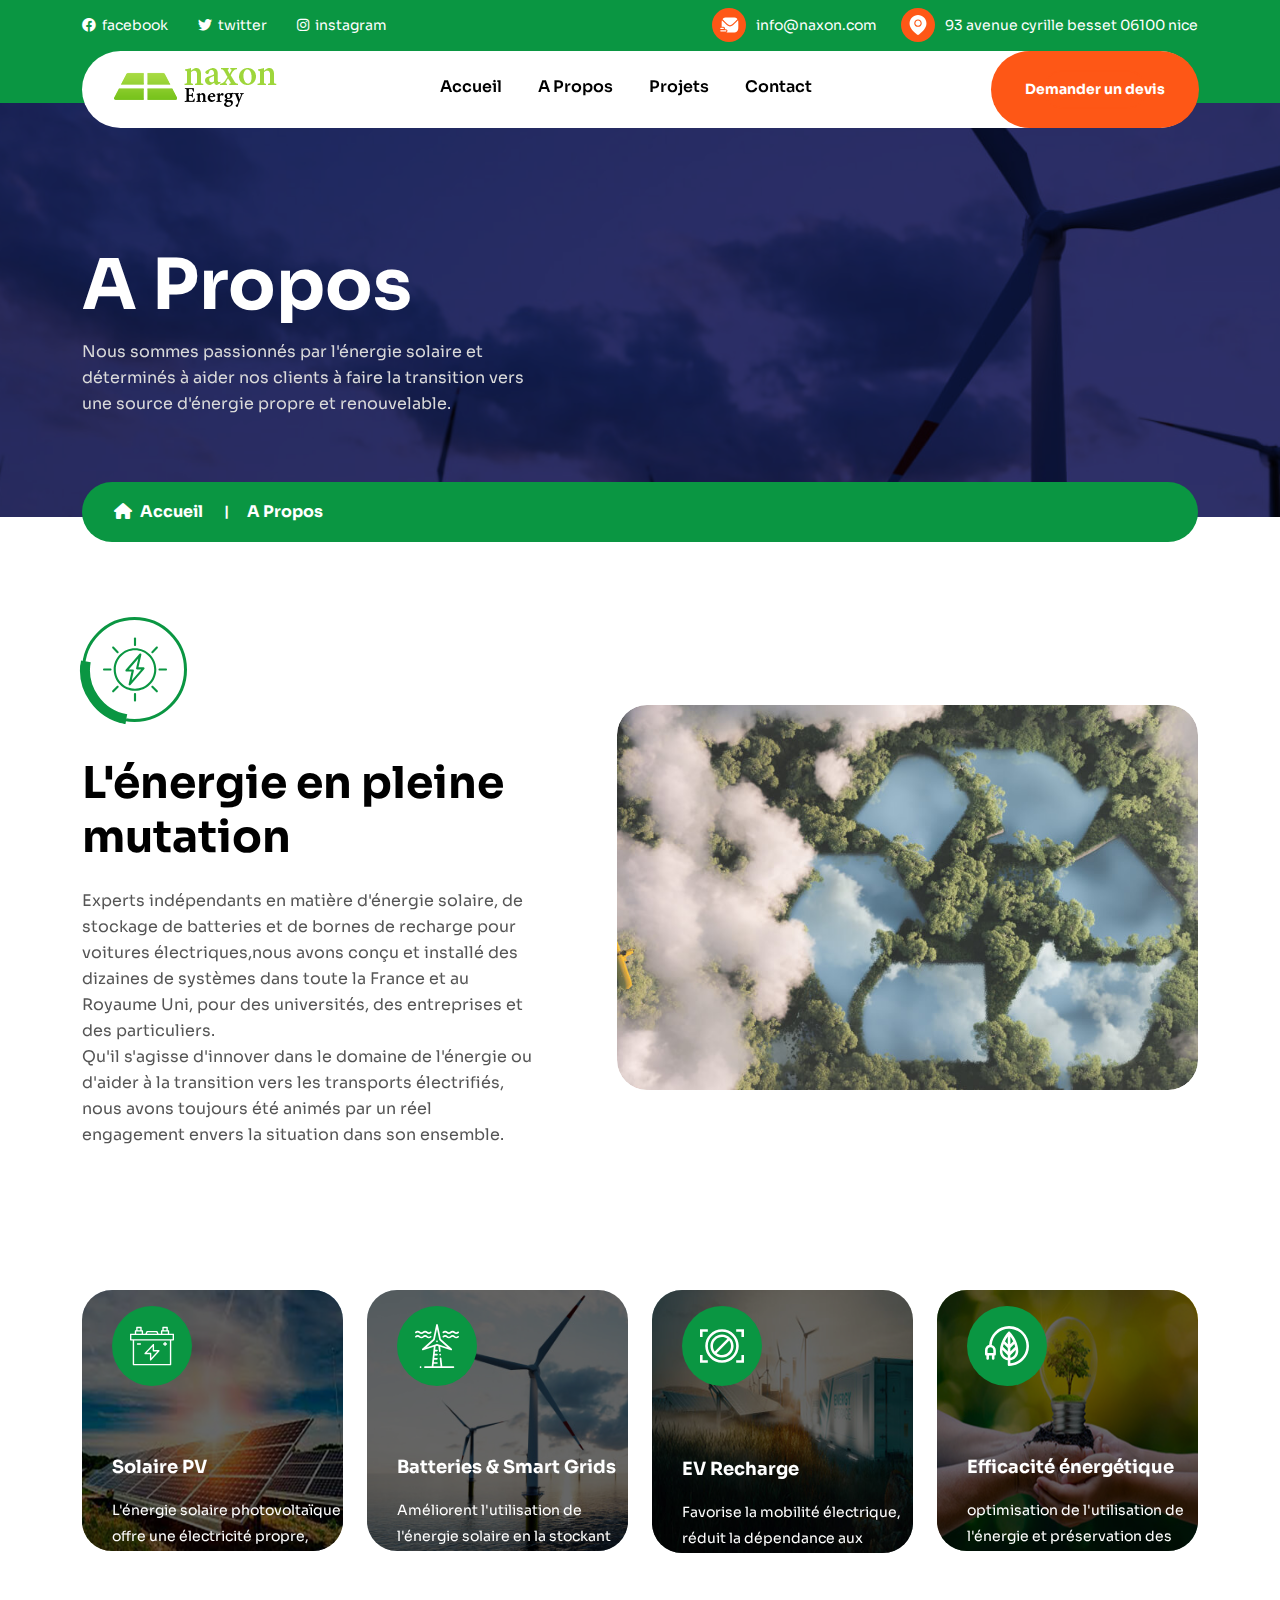
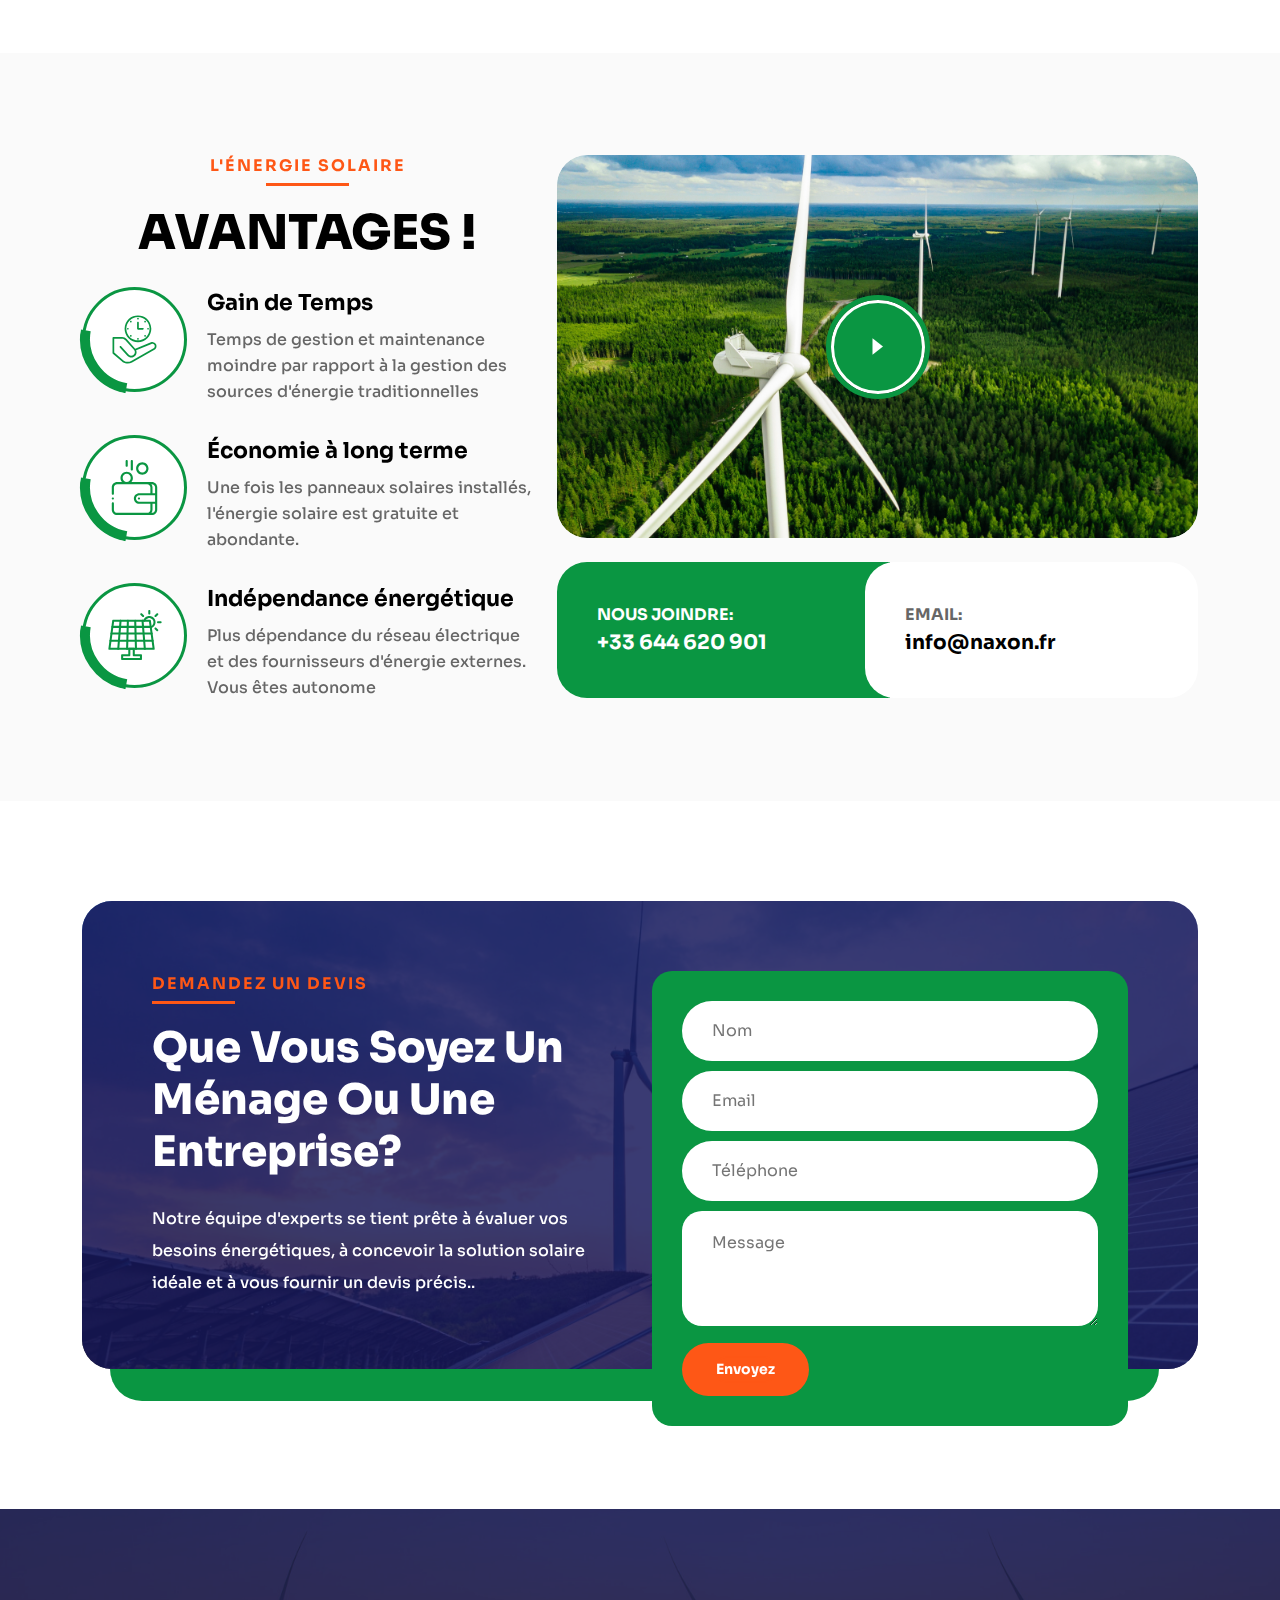
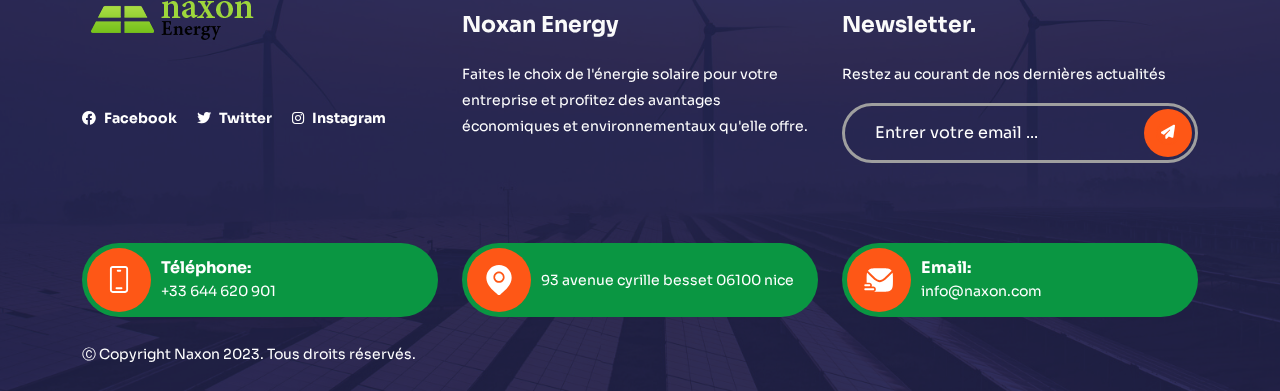
<file: about.html>
<!DOCTYPE html>
<html lang="zxx">

<head>
  <meta charset="utf-8">
  <meta name="viewport" content="width=device-width, initial-scale=1.0">
  <title>Naxon - A propos</title>
  <link rel="icon" href="assets/img/favicon.png">
 
   <!-- CSS only -->
   <link rel="stylesheet" type="text/css" href="assets/css/bootstrap.min.css">
   <link rel="stylesheet" href="assets/css/owl.carousel.min.css">
   <link rel="stylesheet" href="assets/css/owl.theme.default.min.css">
   <link rel="stylesheet" href="assets/css/slick.css">
   <!-- Font Awesome 6 -->
   <link rel="stylesheet" href="assets/css/fontawesome.min.css">
   <link rel="stylesheet" href="assets/css/slick-theme.css">
   <!-- fancybox -->
   <link rel="stylesheet" href="assets/css/jquery.fancybox.min.css">
   <!-- style -->
   <link rel="stylesheet" href="assets/css/style.css">
   <!-- responsive -->
   <link rel="stylesheet" href="assets/css/responsive.css">
   <!-- color -->
   <link rel="stylesheet" href="assets/css/color.css">
 </head>
<body>
<!-- preloader -->
  <div class="preloader"> 
    <div>
      <div class="multi-spinner-container">
        <div class="multi-spinner">
          <div class="multi-spinner">
            <div class="multi-spinner">
              <div class="multi-spinner">
              </div>
            </div>
          </div>
        </div>
      </div>
    </div>
  </div>
<!-- preloader end -->
<header>
  <div class="top-bar">
    <div class="container">
      <div class="top-bar-text">
        <ul class="d-flex">
          <li><a href="#"><i class="fa-brands fa-facebook"></i>facebook</a></li>
          <li><a href="#"><i class="fa-brands fa-twitter"></i>Twitter</a></li>
          <li><a href="#"><i class="fa-brands fa-instagram"></i>instagram</a></li>
        </ul>
        <div class="d-flex top-bar-mail">
          <div class="d-flex align-items-center me-4">
            <i>
              <svg width="19" height="16" viewBox="0 0 19 16" fill="none" xmlns="http://www.w3.org/2000/svg">
                <path d="M0.833252 10.7083C0.488074 10.7083 0.208252 10.9881 0.208252 11.3333C0.208252 11.6785 0.488074 11.9583 0.833252 11.9583H3.33325C3.67843 11.9583 3.95825 11.6785 3.95825 11.3333C3.95825 10.9881 3.67843 10.7083 3.33325 10.7083H0.833252Z" fill="white"/>
                <path d="M0.833252 13.2083C0.488074 13.2083 0.208252 13.4881 0.208252 13.8333C0.208252 14.1785 0.488074 14.4583 0.833252 14.4583H5.83325C6.17843 14.4583 6.45825 14.1785 6.45825 13.8333C6.45825 13.4881 6.17843 13.2083 5.83325 13.2083H0.833252Z" fill="white"/>
                <path d="M2.59071 2.24172L2.5 2.16667C2.757 1.81294 3.0305 1.55276 3.38422 1.29576C4.4795 0.5 6.04189 0.5 9.16667 0.5H10.8333C13.9581 0.5 15.5205 0.5 16.6157 1.29576C16.9695 1.55276 17.2214 1.78443 17.4784 2.13816L17.3737 2.24225L15.4505 4.16551C14.0491 5.56689 13.0416 6.5725 12.1726 7.23558C11.318 7.88758 10.6712 8.14908 9.99992 8.14908C9.3285 8.14908 8.68175 7.88758 7.82717 7.23558C6.95817 6.5725 5.95066 5.56689 4.54927 4.16551L2.92989 2.54612L2.59071 2.24172Z" fill="white"/>
                <path d="M1.6665 8.00002C1.6665 5.80009 1.6665 4.37457 1.94419 3.34125L2.06971 3.45391L3.69904 5.08322C5.05926 6.44344 6.12525 7.50944 7.06879 8.22936C8.03456 8.96619 8.94517 9.39911 9.99975 9.39911C11.0543 9.39911 11.9649 8.96619 12.9307 8.22936C13.8742 7.50944 14.9402 6.44344 16.3004 5.08324L18.0527 3.33093C18.3332 4.36507 18.3332 5.79277 18.3332 8.00002C18.3332 11.1248 18.3332 12.6872 17.5374 13.7824C17.2804 14.1362 16.9693 14.4473 16.6156 14.7043C15.5203 15.5 13.9579 15.5 10.8332 15.5H9.1665C7.9762 15.5 7.0126 15.5 6.21518 15.456C6.95154 15.2834 7.49984 14.6224 7.49984 13.8334C7.49984 12.9129 6.75365 12.1667 5.83317 12.1667H4.77687C4.91868 11.9215 4.99984 11.6369 4.99984 11.3334C4.99984 10.4129 4.25365 9.66669 3.33317 9.66669H1.67251C1.6665 9.16577 1.6665 8.61294 1.6665 8.00002Z" fill="white"/>
                </svg>
            </i>
            <a href="mailto:nfo@example.com"><p>info@naxon.com</p></a>
          </div>
          <div class="d-flex align-items-center">
            <i>
              <svg width="20" height="20" viewBox="0 0 20 20" fill="none" xmlns="http://www.w3.org/2000/svg">
              <path d="M10 5.58319C8.59053 5.58319 7.44385 6.72991 7.44385 8.13936C7.44385 9.54882 8.59053 10.6955 10 10.6955C11.4095 10.6955 12.5562 9.54882 12.5562 8.13936C12.5562 6.72991 11.4095 5.58319 10 5.58319Z" fill="white"/>
              <path d="M15.9814 2.47758C14.3837 0.879883 12.2595 0 10 0C7.74055 0 5.61629 0.879883 4.01863 2.47758C2.4209 4.07531 1.54102 6.19953 1.54102 8.45895C1.54102 13.0298 5.86289 16.8315 8.18476 18.874C8.50738 19.1578 8.78602 19.4029 9.00793 19.6102C9.28609 19.8701 9.64297 20 9.99996 20C10.3569 20 10.7139 19.87 10.992 19.6103C11.214 19.4029 11.4926 19.1579 11.8152 18.874C14.1371 16.8316 18.4589 13.0298 18.4589 8.45898C18.4589 6.19953 17.5791 4.07531 15.9814 2.47758ZM10 11.8671C7.94449 11.8671 6.27226 10.1948 6.27226 8.13934C6.27226 6.08383 7.94449 4.4116 10 4.4116C12.0555 4.4116 13.7277 6.08383 13.7277 8.13934C13.7277 10.1948 12.0555 11.8671 10 11.8671Z" fill="white"/>
              </svg>
            </i>
            <p>93 Avenue Cyrille Besset 06100 Nice</p>
          </div>
        </div>
      </div>
    </div>
  </div>
  <div class="container">
  	<div class="menu-bar">
  		<div class="logo">
	  		<a href="index.html">
	  			<img src="assets/img/Naxon.png" alt="">
	  		</a>
  		</div>
  		<nav class="navbar">
  			<ul class="navbar-links">
  				<li class="navbar-dropdown"><a href="index.html">Accueil</a></li>
  				<li class="navbar-dropdown"><a href="about.html">A Propos</a></li>
  				<li class="navbar-dropdown "><a href="our-projects.html">Projets</a></li>
  				
  				<li class="navbar-dropdown">
  				    <a href="contact.html">contact</a>
  				</li>
  			</ul>
  		</nav>
  		<div class="search-style d-flex align-items-center">
  			
              <a class="header-button newsbox button" href="contact.html">Demander un devis</a>
  		</div>
      <div class="bar-menu">
        <i class="fa-solid fa-bars"></i>
      </div>
    </div>
  </div>
  <div class="mobile-nav hmburger-menu" id="mobile-nav" style="display:block;">
      <div class="res-log">
        <a href="index.html">
          <img src="assets/img/Naxon.png" alt="">
        </a>
      </div>
      <ul class="sub-menu">
        <li class="navbar-dropdown"><a href="index.html">Accueil</a></li>
        <li class="navbar-dropdown"><a href="about.html">A Propos</a></li>
        <li class="navbar-dropdown "><a href="our-projects.html">Projets</a></li>
        
        <li class="navbar-dropdown">
            <a href="contact.html">contact</a>
        </li>
      </ul>

          <a href="JavaScript:void(0)" id="res-cross"></a>

      <div class="about-energix">
          <div class="d-flex align-items-center top-bar-mail">
            <div class="d-flex align-items-center">
              <i>
                <svg width="20" height="20" viewBox="0 0 37 37" fill="none" xmlns="http://www.w3.org/2000/svg">
                <path fill-rule="evenodd" clip-rule="evenodd" d="M10.7917 4.23926C10.1532 4.23926 9.6355 4.75693 9.6355 5.39551V31.6038C9.6355 32.2424 10.1532 32.7601 10.7917 32.7601H26.2084C26.847 32.7601 27.3647 32.2424 27.3647 31.6038V5.39551C27.3647 4.75693 26.847 4.23926 26.2084 4.23926H10.7917ZM7.323 5.39551C7.323 3.47977 8.87601 1.92676 10.7917 1.92676H26.2084C28.1241 1.92676 29.6772 3.47977 29.6772 5.39551V31.6038C29.6772 33.5195 28.1241 35.0726 26.2084 35.0726H10.7917C8.87601 35.0726 7.323 33.5195 7.323 31.6038V5.39551Z" fill="white"></path>
                <path fill-rule="evenodd" clip-rule="evenodd" d="M15.8022 7.70801C15.8022 7.06943 16.3199 6.55176 16.9585 6.55176H20.0418C20.6804 6.55176 21.1981 7.06943 21.1981 7.70801C21.1981 8.34658 20.6804 8.86426 20.0418 8.86426H16.9585C16.3199 8.86426 15.8022 8.34658 15.8022 7.70801Z" fill="white"></path>
                <path fill-rule="evenodd" clip-rule="evenodd" d="M14.2605 29.291C14.2605 28.6525 14.7782 28.1348 15.4167 28.1348H21.5834C22.222 28.1348 22.7397 28.6525 22.7397 29.291C22.7397 29.9296 22.222 30.4473 21.5834 30.4473H15.4167C14.7782 30.4473 14.2605 29.9296 14.2605 29.291Z" fill="white"></path>
                </svg>
              </i>
              <a href="callto:01234525407"><p>+33 644 620 901</p></a>
            </div>
          </div>
          <div class="d-flex align-items-center top-bar-mail">
            <div class="d-flex align-items-center">
              <i>
                <svg width="19" height="16" viewBox="0 0 19 16" fill="none" xmlns="http://www.w3.org/2000/svg">
                  <path d="M0.833252 10.7083C0.488074 10.7083 0.208252 10.9881 0.208252 11.3333C0.208252 11.6785 0.488074 11.9583 0.833252 11.9583H3.33325C3.67843 11.9583 3.95825 11.6785 3.95825 11.3333C3.95825 10.9881 3.67843 10.7083 3.33325 10.7083H0.833252Z" fill="white"></path>
                  <path d="M0.833252 13.2083C0.488074 13.2083 0.208252 13.4881 0.208252 13.8333C0.208252 14.1785 0.488074 14.4583 0.833252 14.4583H5.83325C6.17843 14.4583 6.45825 14.1785 6.45825 13.8333C6.45825 13.4881 6.17843 13.2083 5.83325 13.2083H0.833252Z" fill="white"></path>
                  <path d="M2.59071 2.24172L2.5 2.16667C2.757 1.81294 3.0305 1.55276 3.38422 1.29576C4.4795 0.5 6.04189 0.5 9.16667 0.5H10.8333C13.9581 0.5 15.5205 0.5 16.6157 1.29576C16.9695 1.55276 17.2214 1.78443 17.4784 2.13816L17.3737 2.24225L15.4505 4.16551C14.0491 5.56689 13.0416 6.5725 12.1726 7.23558C11.318 7.88758 10.6712 8.14908 9.99992 8.14908C9.3285 8.14908 8.68175 7.88758 7.82717 7.23558C6.95817 6.5725 5.95066 5.56689 4.54927 4.16551L2.92989 2.54612L2.59071 2.24172Z" fill="white"></path>
                  <path d="M1.6665 8.00002C1.6665 5.80009 1.6665 4.37457 1.94419 3.34125L2.06971 3.45391L3.69904 5.08322C5.05926 6.44344 6.12525 7.50944 7.06879 8.22936C8.03456 8.96619 8.94517 9.39911 9.99975 9.39911C11.0543 9.39911 11.9649 8.96619 12.9307 8.22936C13.8742 7.50944 14.9402 6.44344 16.3004 5.08324L18.0527 3.33093C18.3332 4.36507 18.3332 5.79277 18.3332 8.00002C18.3332 11.1248 18.3332 12.6872 17.5374 13.7824C17.2804 14.1362 16.9693 14.4473 16.6156 14.7043C15.5203 15.5 13.9579 15.5 10.8332 15.5H9.1665C7.9762 15.5 7.0126 15.5 6.21518 15.456C6.95154 15.2834 7.49984 14.6224 7.49984 13.8334C7.49984 12.9129 6.75365 12.1667 5.83317 12.1667H4.77687C4.91868 11.9215 4.99984 11.6369 4.99984 11.3334C4.99984 10.4129 4.25365 9.66669 3.33317 9.66669H1.67251C1.6665 9.16577 1.6665 8.61294 1.6665 8.00002Z" fill="white"></path>
                  </svg>
              </i>
              <a href="mailto:info@naxon.com"><p>info@naxon.com</p></a>
            </div>
          </div>
        </div>
      </div>
</header>
<section class="banner" style="background-image:url(assets/img/banner.jpg)">
  <div class="container">
    <div class="banner-text">
      <h2>A propos</h2>
      <p>Nous sommes passionnés par l'énergie solaire et déterminés à aider nos clients à faire la transition vers une source d'énergie propre et renouvelable.</p>
      <ul class="page-breadcrumb">
        <li><a href="index.html"><i class="fa-solid fa-house pe-2"></i>Accueil</a></li>
        <li>A propos</li>
      </ul>
    </div>
  </div>
</section>
<section class="services gap no-bottom">
  <div class="container">
    <div class="heading">
      
    </div>
    <div class="row align-items-center"> 
      <div class="col-lg-5">
        <div class="use-energix three">
            <div class="use-energix-icon">
              <i>
                <svg width="64" height="65" viewBox="0 0 64 65" fill="none" xmlns="http://www.w3.org/2000/svg">
                  <g clip-path="url(#clip0_61_1159)">
                  <path d="M32 53.8198C20.2368 53.8198 10.6665 44.2495 10.6665 32.4863C10.6665 20.7231 20.2368 11.1528 32 11.1528C43.7632 11.1528 53.3335 20.7231 53.3335 32.4863C53.3335 44.2495 43.7632 53.8198 32 53.8198ZM32 13.2861C21.4136 13.2861 12.7998 21.8999 12.7998 32.4863C12.7998 43.0728 21.4136 51.6865 32 51.6865C42.5864 51.6865 51.2002 43.0728 51.2002 32.4863C51.2002 21.8999 42.5864 13.2861 32 13.2861Z" fill="#0A9642"/>
                  <path d="M32 64.4863C31.4111 64.4863 30.9331 64.0083 30.9331 63.4194V57.0195C30.9331 56.4307 31.4111 55.9531 32 55.9531C32.5889 55.9531 33.0669 56.4307 33.0669 57.0195V63.4194C33.0669 64.0083 32.5889 64.4863 32 64.4863Z" fill="#0A9642"/>
                  <path d="M32 9.01953C31.4111 9.01953 30.9331 8.54199 30.9331 7.95312V1.55322C30.9331 0.964356 31.4111 0.486328 32 0.486328C32.5889 0.486328 33.0669 0.964356 33.0669 1.55322V7.95312C33.0669 8.54199 32.5889 9.01953 32 9.01953Z" fill="#0A9642"/>
                  <path d="M7.4668 33.5532H1.06689C0.478027 33.5532 0 33.0752 0 32.4863C0 31.8975 0.478027 31.4194 1.06689 31.4194H7.4668C8.05566 31.4194 8.5332 31.8975 8.5332 32.4863C8.5332 33.0752 8.05566 33.5532 7.4668 33.5532Z" fill="#0A9642"/>
                  <path d="M62.9331 33.5532H56.5332C55.9443 33.5532 55.4668 33.0752 55.4668 32.4863C55.4668 31.8975 55.9443 31.4194 56.5332 31.4194H62.9331C63.522 31.4194 64 31.8975 64 32.4863C64 33.0752 63.522 33.5532 62.9331 33.5532Z" fill="#0A9642"/>
                  <path d="M26.6665 48.4863C26.5025 48.4863 26.3369 48.4492 26.1836 48.3711C25.7471 48.1494 25.5181 47.6577 25.628 47.1797L28.5259 34.6196H23.4668C23.0484 34.6196 22.6699 34.3755 22.4961 33.9966C22.3223 33.6172 22.3863 33.1709 22.6602 32.8555L36.5269 16.8555C36.8482 16.4844 37.3804 16.3809 37.8164 16.6025C38.2539 16.8242 38.4834 17.3164 38.3721 17.794L35.4741 30.353H40.5332C40.9517 30.353 41.3301 30.5972 41.5039 30.9761C41.6778 31.3555 41.6138 31.8018 41.3399 32.1172L27.4732 48.1172C27.2652 48.3584 26.9688 48.4863 26.6665 48.4863ZM25.8028 32.4863H29.8667C30.1919 32.4863 30.4991 32.6348 30.7007 32.8887C30.9033 33.1421 30.9781 33.4751 30.9058 33.793L28.6709 43.4785L38.1973 32.4863H34.1333C33.8081 32.4863 33.501 32.3379 33.2984 32.084C33.0967 31.8306 33.021 31.4976 33.0933 31.1797L35.3291 21.4941L25.8028 32.4863Z" fill="#0A9642"/>
                  <path d="M53.8728 55.4263C53.5999 55.4263 53.3269 55.3213 53.1189 55.1138L48.594 50.5889C48.177 50.1719 48.177 49.4976 48.594 49.0806C49.011 48.6636 49.6853 48.6636 50.1023 49.0806L54.6272 53.6055C55.0442 54.0225 55.0442 54.6963 54.6272 55.1138C54.4192 55.3213 54.1458 55.4263 53.8728 55.4263Z" fill="#0A9642"/>
                  <path d="M14.6526 16.2046C14.3796 16.2046 14.1062 16.1001 13.8982 15.8921L9.37231 11.3672C8.95532 10.9502 8.95532 10.2764 9.37231 9.85889C9.78833 9.44189 10.4636 9.44189 10.8806 9.85889L15.4065 14.3838C15.824 14.8008 15.824 15.4751 15.4065 15.8921C15.1985 16.1011 14.9246 16.2046 14.6526 16.2046Z" fill="#0A9642"/>
                  <path d="M10.1267 55.4263C9.85376 55.4263 9.58032 55.3213 9.37231 55.1138C8.95532 54.6963 8.95532 54.0225 9.37231 53.6055L13.8982 49.0806C14.3157 48.6636 14.9905 48.6636 15.4065 49.0806C15.824 49.4976 15.824 50.1719 15.4065 50.5889L10.8806 55.1138C10.6726 55.3213 10.3997 55.4263 10.1267 55.4263Z" fill="#0A9642"/>
                  <path d="M49.3479 16.2046C49.075 16.2046 48.802 16.1001 48.594 15.8921C48.177 15.4751 48.177 14.8008 48.594 14.3838L53.1189 9.85889C53.5359 9.44189 54.2097 9.44189 54.6272 9.85889C55.0442 10.2764 55.0442 10.9502 54.6272 11.3672L50.1023 15.8921C49.8933 16.1011 49.6208 16.2046 49.3479 16.2046Z" fill="#0A9642"/>
                  </g>
                  <defs>
                  <clipPath>
                  <rect width="64" height="64" fill="white" transform="translate(0 0.486328)"/>
                  </clipPath>
                  </defs>
                  </svg>
              </i>
            </div>
            <div>
              <a href="#"><h2>L'énergie en pleine mutation</h2></a>
              <p>Experts indépendants en matière d'énergie solaire, de stockage 
                de batteries et de bornes de recharge pour voitures électriques,nous avons conçu 
                et installé des dizaines de systèmes dans toute la France et au Royaume Uni, pour des universités, des entreprises et des particuliers.</br>
                Qu'il s'agisse d'innover dans le domaine de l'énergie ou d'aider à la transition vers les transports électrifiés,
                 nous avons toujours été animés par un réel engagement envers la situation dans son ensemble.</p>
            </div>
        </div>
      </div>
      <div class="col-lg-7">
        <div class="services-img">
          <figure class="about-image">
            <img alt="img" src="assets/img/services-1.jpg">
          </figure>
        </div>
      </div>
    </div>
    <div class="row align-items-center mt-md-5 mt-2"> 
      
    </div>
  </div>
</section>

<section class="gap no-top">
  <div class="container">
    <div class="row mt-5">
      <div class="col-xl-6">
       
        <div class="row mt-3">
          <div class="col-md-6">
            <div class="battery-storage">
            <img alt="img" src="assets/img/pv-solar.jpg">
            <i>
              <svg width="50" height="50" viewBox="0 0 50 50" fill="none" xmlns="http://www.w3.org/2000/svg">
                <g clip-path="url(#clip0_51_42)">
                <path d="M49.2188 10.9375H44.5312V7.8125C44.5312 7.6053 44.4489 7.40659 44.3024 7.26007C44.1559 7.11356 43.9572 7.03125 43.75 7.03125H42.9688V3.90625C42.9688 3.69905 42.8864 3.50034 42.7399 3.35382C42.5934 3.20731 42.3947 3.125 42.1875 3.125H37.5C37.2928 3.125 37.0941 3.20731 36.9476 3.35382C36.8011 3.50034 36.7188 3.69905 36.7188 3.90625V7.03125H35.9375C35.7303 7.03125 35.5316 7.11356 35.3851 7.26007C35.2386 7.40659 35.1562 7.6053 35.1562 7.8125V10.9375H32.5142L31.1676 8.2443C31.1027 8.11453 31.0029 8.0054 30.8795 7.92914C30.7561 7.85287 30.6138 7.81248 30.4688 7.8125H19.5312C19.3862 7.81248 19.2439 7.85287 19.1205 7.92914C18.9971 8.0054 18.8973 8.11453 18.8324 8.2443L17.4858 10.9375H14.8438V7.8125C14.8438 7.6053 14.7614 7.40659 14.6149 7.26007C14.4684 7.11356 14.2697 7.03125 14.0625 7.03125H13.2812V3.90625C13.2812 3.69905 13.1989 3.50034 13.0524 3.35382C12.9059 3.20731 12.7072 3.125 12.5 3.125H7.8125C7.6053 3.125 7.40659 3.20731 7.26007 3.35382C7.11356 3.50034 7.03125 3.69905 7.03125 3.90625V7.03125H6.25C6.0428 7.03125 5.84409 7.11356 5.69757 7.26007C5.55106 7.40659 5.46875 7.6053 5.46875 7.8125V10.9375H0.78125C0.57405 10.9375 0.375336 11.0198 0.228823 11.1663C0.08231 11.3128 0 11.5115 0 11.7188L0 17.9688C0 18.176 0.08231 18.3747 0.228823 18.5212C0.375336 18.6677 0.57405 18.75 0.78125 18.75H3.125V46.0938C3.125 46.301 3.20731 46.4997 3.35382 46.6462C3.50034 46.7927 3.69905 46.875 3.90625 46.875H46.0938C46.301 46.875 46.4997 46.7927 46.6462 46.6462C46.7927 46.4997 46.875 46.301 46.875 46.0938V18.75H49.2188C49.426 18.75 49.6247 18.6677 49.7712 18.5212C49.9177 18.3747 50 18.176 50 17.9688V11.7188C50 11.5115 49.9177 11.3128 49.7712 11.1663C49.6247 11.0198 49.426 10.9375 49.2188 10.9375ZM38.2812 4.6875H41.4062V7.03125H38.2812V4.6875ZM36.7188 8.59375H42.9688V10.9375H36.7188V8.59375ZM20.0142 9.375H29.9858L30.767 10.9375H19.233L20.0142 9.375ZM8.59375 4.6875H11.7188V7.03125H8.59375V4.6875ZM7.03125 8.59375H13.2812V10.9375H7.03125V8.59375ZM45.3125 45.3125H4.6875V18.75H45.3125V45.3125ZM48.4375 17.1875H1.5625V12.5H48.4375V17.1875Z" fill="white"/>
                <path d="M17.1874 34.3749H22.6561V40.6249C22.6561 40.7821 22.7034 40.9357 22.792 41.0656C22.8806 41.1955 23.0064 41.2956 23.1528 41.3529C23.2992 41.4102 23.4595 41.4219 23.6127 41.3867C23.7659 41.3514 23.9049 41.2707 24.0115 41.1552L33.3865 30.9989C33.4896 30.8873 33.558 30.7481 33.5832 30.5983C33.6084 30.4485 33.5894 30.2945 33.5284 30.1554C33.4675 30.0162 33.3673 29.8978 33.2402 29.8147C33.113 29.7316 32.9643 29.6873 32.8124 29.6874H27.3436V23.4374C27.3437 23.2802 27.2964 23.1266 27.2078 22.9967C27.1192 22.8669 26.9934 22.7667 26.847 22.7095C26.7006 22.6522 26.5403 22.6404 26.3871 22.6757C26.2339 22.711 26.0949 22.7916 25.9883 22.9072L16.6133 33.0634C16.5101 33.175 16.4418 33.3142 16.4166 33.4641C16.3914 33.6139 16.4104 33.7678 16.4713 33.907C16.5323 34.0462 16.6325 34.1645 16.7596 34.2477C16.8868 34.3308 17.0355 34.375 17.1874 34.3749ZM25.7811 25.4355V30.4687C25.7811 30.6759 25.8635 30.8746 26.01 31.0211C26.1565 31.1676 26.3552 31.2499 26.5624 31.2499H31.0279L24.2186 38.6268V33.5937C24.2186 33.3865 24.1363 33.1878 23.9898 33.0412C23.8433 32.8947 23.6446 32.8124 23.4374 32.8124H18.9719L25.7811 25.4355Z" fill="white"/>
                <path d="M38.2812 23.4375H39.0625V24.2188C39.0625 24.426 39.1448 24.6247 39.2913 24.7712C39.4378 24.9177 39.6365 25 39.8438 25C40.051 25 40.2497 24.9177 40.3962 24.7712C40.5427 24.6247 40.625 24.426 40.625 24.2188V23.4375H41.4062C41.6135 23.4375 41.8122 23.3552 41.9587 23.2087C42.1052 23.0622 42.1875 22.8635 42.1875 22.6562C42.1875 22.449 42.1052 22.2503 41.9587 22.1038C41.8122 21.9573 41.6135 21.875 41.4062 21.875H40.625V21.0938C40.625 20.8865 40.5427 20.6878 40.3962 20.5413C40.2497 20.3948 40.051 20.3125 39.8438 20.3125C39.6365 20.3125 39.4378 20.3948 39.2913 20.5413C39.1448 20.6878 39.0625 20.8865 39.0625 21.0938V21.875H38.2812C38.074 21.875 37.8753 21.9573 37.7288 22.1038C37.5823 22.2503 37.5 22.449 37.5 22.6562C37.5 22.8635 37.5823 23.0622 37.7288 23.2087C37.8753 23.3552 38.074 23.4375 38.2812 23.4375Z" fill="white"/>
                <path d="M8.59375 23.4375H11.7188C11.926 23.4375 12.1247 23.3552 12.2712 23.2087C12.4177 23.0622 12.5 22.8635 12.5 22.6562C12.5 22.449 12.4177 22.2503 12.2712 22.1038C12.1247 21.9573 11.926 21.875 11.7188 21.875H8.59375C8.38655 21.875 8.18784 21.9573 8.04132 22.1038C7.89481 22.2503 7.8125 22.449 7.8125 22.6562C7.8125 22.8635 7.89481 23.0622 8.04132 23.2087C8.18784 23.3552 8.38655 23.4375 8.59375 23.4375Z" fill="white"/>
                </g>
                <defs>
                <clipPath id="clip0_51_42">
                <rect width="50" height="50" fill="white"/>
                </clipPath>
                </defs>
                </svg>
            </i>
            <div class="battery-storage-text">
              <a href="services.html"><h3 style="font-size: 18px;">Solaire PV</h3></a>
              <p>L'énergie solaire photovoltaïque offre une électricité propre, renouvelable et économique.</p>
            </div>
            </div>
          </div>
          <div class="col-md-6">
            <div class="battery-storage">
            <img alt="img" src="assets/img/battery-storage-3.jpg">
            <i>
              <svg width="50" height="50" viewBox="0 0 50 50" fill="none" xmlns="http://www.w3.org/2000/svg">
              <g clip-path="url(#clip0_51_56)">
              <path d="M25.6903 18.9355C25.5088 18.754 25.2568 18.6494 25 18.6494C24.7421 18.6494 24.4912 18.7539 24.3096 18.9355C24.1279 19.1172 24.0234 19.3683 24.0234 19.626C24.0234 19.8828 24.1278 20.1348 24.3096 20.3164C24.4912 20.4979 24.7432 20.6025 25 20.6025C25.2568 20.6025 25.5087 20.498 25.6903 20.3164C25.872 20.1348 25.9766 19.8828 25.9766 19.626C25.9766 19.3691 25.8721 19.1172 25.6903 18.9355Z" fill="white"/>
              <path d="M29.3075 34.2002C29.126 34.0186 28.874 33.9141 28.6172 33.9141C28.3604 33.9141 28.1084 34.0186 27.9268 34.2002C27.7451 34.3817 27.6406 34.6337 27.6406 34.8906C27.6406 35.1475 27.745 35.3994 27.9268 35.5819C28.1084 35.7636 28.3604 35.8672 28.6172 35.8672C28.874 35.8672 29.126 35.7636 29.3075 35.5819C29.4892 35.3994 29.5938 35.1475 29.5938 34.8906C29.5938 34.6337 29.4893 34.3817 29.3075 34.2002Z" fill="white"/>
              <path d="M7.03799 48.333C6.85645 48.1514 6.60449 48.0469 6.34766 48.0469C6.09082 48.0469 5.83887 48.1513 5.65723 48.333C5.47559 48.5147 5.37109 48.7666 5.37109 49.0234C5.37109 49.2803 5.47549 49.5322 5.65723 49.7138C5.83887 49.8955 6.09082 50 6.34766 50C6.60449 50 6.85645 49.8955 7.03799 49.7138C7.21973 49.5312 7.32422 49.2803 7.32422 49.0234C7.32422 48.7666 7.21973 48.5146 7.03799 48.333Z" fill="white"/>
              <path d="M43.6522 48.0469H30.9965L30.0215 38.8669C29.9644 38.3305 29.4829 37.942 28.9472 37.9989C28.411 38.056 28.0223 38.5369 28.0792 39.0732L29.0325 48.0469H20.9674L21.2616 45.2774H24.9896C25.5288 45.2774 25.9662 44.8401 25.9662 44.3009C25.9662 43.7616 25.5288 43.3243 24.9896 43.3243H21.469L21.7631 40.5548H24.9896C25.5288 40.5548 25.9662 40.1175 25.9662 39.5782C25.9662 39.039 25.5288 38.6017 24.9896 38.6017H21.9706L22.2611 35.8673H24.9896C25.5288 35.8673 25.9662 35.43 25.9662 34.8907C25.9662 34.3515 25.5288 33.9142 24.9896 33.9142H22.4686L22.759 31.1798H24.9897C25.5289 31.1798 25.9662 30.7425 25.9662 30.2032C25.9662 29.664 25.5289 29.2267 24.9897 29.2267H22.9665L23.3927 25.2145L24.9998 24.6879L26.6072 25.2144L27.2067 30.8591C27.26 31.3605 27.6835 31.7326 28.1767 31.7326C28.2112 31.7326 28.2459 31.7308 28.2809 31.7271C28.8172 31.67 29.2059 31.1891 29.149 30.6528L28.6421 25.8808L40.8466 29.8783C40.9468 29.9112 41.0494 29.927 41.1504 29.927C41.4918 29.927 41.8181 29.7472 41.9962 29.4386C42.2272 29.0385 42.1462 28.5313 41.8023 28.223L29.3836 17.0948L25.9555 0.775879C25.8606 0.32373 25.4619 0 24.9998 0C24.5378 0 24.1392 0.323633 24.0442 0.775781L20.6161 17.0948L8.1974 28.2232C7.85346 28.5315 7.7724 29.0388 8.00346 29.4388C8.18168 29.7475 8.50785 29.9271 8.84926 29.9271C8.95033 29.9271 9.05287 29.9114 9.15307 29.8785L21.3577 25.881L19.0033 48.0469H11.2291C10.6899 48.0469 10.2526 48.4842 10.2526 49.0234C10.2526 49.5627 10.6899 50 11.2291 50H43.6522C44.1914 50 44.6287 49.5627 44.6287 49.0234C44.6287 48.4842 44.1915 48.0469 43.6522 48.0469ZM12.9628 26.5755L22.1497 18.3432C22.2313 18.27 22.2969 18.1858 22.348 18.0954C22.401 18.0058 22.4413 17.9064 22.4639 17.7988L24.9998 5.72676L27.5359 17.7988C27.5589 17.9088 27.6001 18.0103 27.655 18.1015C27.7056 18.1896 27.7703 18.2717 27.8501 18.3432L37.0369 26.5755L27.8083 23.5527C27.8022 23.5508 27.7962 23.5486 27.7901 23.5468L25.3141 22.7357C25.2101 22.7016 25.1044 22.6868 25.0006 22.6879C24.8963 22.6867 24.7903 22.7015 24.6856 22.7357L12.9628 26.5755Z" fill="white"/>
              <path d="M18.5177 8.77229C18.1363 8.39104 17.5181 8.39104 17.1366 8.77229C16.7585 9.15051 16.2556 9.35881 15.7209 9.35881C15.186 9.35881 14.6832 9.15051 14.3051 8.77229C12.7628 7.2301 10.2536 7.2303 8.7113 8.77229C7.93064 9.55286 6.66042 9.55305 5.87976 8.77229C4.33748 7.2303 1.8283 7.2301 0.286011 8.77229C-0.0953369 9.15364 -0.0953369 9.772 0.286011 10.1534C0.667358 10.5347 1.28552 10.5347 1.66707 10.1534C2.04519 9.77522 2.54802 9.56692 3.08279 9.56692C3.61765 9.56692 4.12048 9.77522 4.49861 10.1534C6.04089 11.6956 8.55007 11.6954 10.0924 10.1534C10.873 9.37288 12.1432 9.37268 12.9239 10.1534C13.695 10.9245 14.708 11.3101 15.7209 11.3101C16.7337 11.3101 17.7466 10.9245 18.5177 10.1534C18.8991 9.77209 18.8991 9.15374 18.5177 8.77229Z" fill="white"/>
              <path d="M18.5177 13.7823C18.1363 13.401 17.5181 13.401 17.1366 13.7823C16.7585 14.1605 16.2556 14.3688 15.7209 14.3688C15.186 14.3688 14.6832 14.1605 14.3051 13.7823C12.7628 12.2401 10.2536 12.2403 8.7113 13.7823C7.93064 14.5629 6.66042 14.5631 5.87976 13.7823C4.33748 12.2403 1.8283 12.2401 0.286011 13.7823C-0.0953369 14.1636 -0.0953369 14.782 0.286011 15.1635C0.667456 15.5447 1.28562 15.5447 1.66716 15.1635C2.04529 14.7852 2.54812 14.5769 3.08289 14.5769C3.61775 14.5769 4.12058 14.7852 4.49871 15.1635C6.04089 16.7056 8.55007 16.7054 10.0924 15.1635C10.873 14.3829 12.1432 14.3827 12.9239 15.1635C13.695 15.9345 14.708 16.3201 15.7209 16.3201C16.7337 16.3201 17.7466 15.9345 18.5177 15.1635C18.8991 14.7821 18.8991 14.1637 18.5177 13.7823Z" fill="white"/>
              <path d="M49.714 8.77229C49.3326 8.39104 48.7144 8.39104 48.3329 8.77229C47.9548 9.15051 47.4519 9.35881 46.9172 9.35881C46.3823 9.35881 45.8795 9.15051 45.5013 8.77229C43.959 7.2301 41.4498 7.2303 39.9076 8.77229C39.127 9.55286 37.8568 9.55305 37.076 8.77229C35.5339 7.2303 33.0247 7.2301 31.4823 8.77229C31.101 9.15364 31.101 9.772 31.4823 10.1534C31.8636 10.5347 32.4819 10.5347 32.8634 10.1534C33.2415 9.77522 33.7443 9.56692 34.2791 9.56692C34.8139 9.56692 35.3168 9.77522 35.6949 10.1534C37.2373 11.6956 39.7465 11.6954 41.2886 10.1534C42.0692 9.37288 43.3394 9.37268 44.1202 10.1534C44.8913 10.9245 45.9043 11.3101 46.9172 11.3101C47.93 11.3101 48.9429 10.9245 49.714 10.1534C50.0954 9.77209 50.0954 9.15374 49.714 8.77229Z" fill="white"/>
              <path d="M49.7141 13.7823C49.3325 13.401 48.7143 13.401 48.3329 13.7823C47.9548 14.1605 47.4519 14.3688 46.9172 14.3688C46.3823 14.3688 45.8795 14.1605 45.5013 13.7823C43.959 12.2401 41.4498 12.2403 39.9076 13.7823C39.127 14.5629 37.8568 14.5631 37.076 13.7823C35.5339 12.2403 33.0247 12.2401 31.4823 13.7823C31.101 14.1636 31.101 14.782 31.4823 15.1635C31.8637 15.5447 32.4819 15.5447 32.8635 15.1635C33.2416 14.7852 33.7444 14.5769 34.2792 14.5769C34.814 14.5769 35.3169 14.7852 35.695 15.1635C37.2374 16.7056 39.7466 16.7054 41.2887 15.1635C42.0693 14.3829 43.3395 14.3827 44.1203 15.1635C44.8914 15.9345 45.9044 16.3201 46.9173 16.3201C47.9301 16.3201 48.9429 15.9345 49.7141 15.1635C50.0955 14.7821 50.0955 14.1637 49.7141 13.7823Z" fill="white"/>
              </g>
              <defs>
              <clipPath id="clip0_51_56">
              <rect width="50" height="50" fill="white"/>
              </clipPath>
              </defs>
              </svg>


            </i>
            <div class="battery-storage-text">
              <a href="services.html"><h3 style="font-size: 18px;">Batteries & Smart Grids</h3></a>
              <p>Améliorent l'utilisation de l'énergie solaire en la stockant et en la gérant efficacement.</p>
            </div>
            </div>
          </div>
        </div>
      </div>
      <div class="col-xl-6">
       
        <div class="row mt-3">
          <div class="col-md-6">
            <div class="battery-storage">
            <img alt="img" src="assets/img/smart-grid.jpg">
            <i>
              <svg width="50" height="50" viewBox="0 0 50 50" fill="none" xmlns="http://www.w3.org/2000/svg">
              <path d="M2.92969 8.88672H8.88672V5.95703H0V14.7461H2.92969V8.88672Z" fill="white"/>
              <path d="M41.1133 5.95703V8.88672H47.0703V14.7461H50V5.95703H41.1133Z" fill="white"/>
              <path d="M47.0703 41.1133H41.1133V44.043H50V35.2539H47.0703V41.1133Z" fill="white"/>
              <path d="M2.92969 35.2539H0V44.043H8.88672V41.1133H2.92969V35.2539Z" fill="white"/>
              <path d="M25 5.95703C14.4997 5.95703 5.95703 14.4997 5.95703 25C5.95703 35.5003 14.4997 44.043 25 44.043C35.5003 44.043 44.043 35.5003 44.043 25C44.043 14.4997 35.5003 5.95703 25 5.95703ZM25 41.1133C16.1151 41.1133 8.88672 33.8849 8.88672 25C8.88672 16.1151 16.1151 8.88672 25 8.88672C33.8849 8.88672 41.1133 16.1151 41.1133 25C41.1133 33.8849 33.8849 41.1133 25 41.1133Z" fill="white"/>
              <path d="M25 11.8164C17.7306 11.8164 11.8164 17.7306 11.8164 25C11.8164 32.2694 17.7306 38.1836 25 38.1836C32.2694 38.1836 38.1836 32.2694 38.1836 25C38.1836 17.7306 32.2694 11.8164 25 11.8164ZM25 14.7461C27.2999 14.7461 29.4252 15.5072 31.1376 16.7908L16.7908 31.1376C15.5072 29.4252 14.7461 27.2999 14.7461 25C14.7461 19.346 19.346 14.7461 25 14.7461ZM25 35.2539C22.7002 35.2539 20.5748 34.4928 18.8624 33.2092L33.2092 18.8623C34.4928 20.5748 35.2539 22.7001 35.2539 25C35.2539 30.654 30.654 35.2539 25 35.2539Z" fill="white"/>
              </svg>


            </i>
            <div class="battery-storage-text">
              <a href="services.html"> <h3 style="font-size: 18px;">EV Recharge</h3></a>
              <p> Favorise la mobilité électrique, réduit la dépendance aux carburants fossiles</p>
            </div>
            </div>
          </div>
          <div class="col-md-6">
            <div class="battery-storage">
            <img alt="img" src="assets/img/efficacite-energetique.jpg">
            <i>
              <svg width="50" height="50" viewBox="0 0 50 50" fill="none" xmlns="http://www.w3.org/2000/svg">
              <g clip-path="url(#clip0_51_96)">
              <path d="M43.367 8.98643C39.0896 4.70918 33.4026 2.35352 27.3535 2.35352C21.3045 2.35352 15.6174 4.70918 11.34 8.98652C7.36973 12.9568 5.05645 18.142 4.74463 23.7036C2.02764 24.3495 0 26.7952 0 29.7071V34.4141C0 35.223 0.655859 35.8789 1.46484 35.8789H1.56895V39.1211C1.56895 39.9301 2.2248 40.5859 3.03379 40.5859C3.84277 40.5859 4.49863 39.9301 4.49863 39.1211V35.8789H7.84492V39.1211C7.84492 39.9301 8.50078 40.5859 9.30977 40.5859C10.1188 40.5859 10.7746 39.9301 10.7746 39.1211V35.8789H10.8789C11.6879 35.8789 12.3438 35.223 12.3438 34.4141V29.7071C12.3438 26.8238 10.3561 24.3966 7.6791 23.7221C8.34004 13.4437 16.911 5.2832 27.3535 5.2832C38.2254 5.2832 47.0703 14.1281 47.0703 25C47.0703 35.3795 39.0092 43.9114 28.8184 44.663V41.2675C33.9047 40.5527 37.8312 36.173 37.8312 30.893C37.8312 24.6247 35.2675 19.0265 33.1168 15.4339C30.8034 11.5695 28.5029 9.17568 28.4062 9.07578C28.1302 8.79062 27.7504 8.62969 27.3536 8.62969C26.9568 8.62969 26.577 8.79062 26.3011 9.07578C26.2043 9.17568 23.9038 11.5695 21.5905 15.4339C19.4398 19.0265 16.8762 24.6247 16.8761 30.8931C16.8763 36.173 20.8027 40.5527 25.8889 41.2675V46.1816C25.8889 46.9906 26.5447 47.6465 27.3537 47.6465C33.4028 47.6465 39.0899 45.2908 43.3673 41.0135C47.6446 36.7361 50 31.0491 50 25C50 18.9509 47.6443 13.2638 43.367 8.98643ZM9.41406 29.7071V32.9492H2.92969V29.7071C2.92969 27.9193 4.38418 26.4648 6.17178 26.4648C7.95967 26.4648 9.41406 27.9193 9.41406 29.7071ZM21.3721 22.6184L25.8887 27.1351V31.3112L20.409 25.8313C20.669 24.7121 20.9994 23.6366 21.3721 22.6184ZM34.2981 25.8314L28.8184 31.3112V27.1351L33.335 22.6183C33.7076 23.6366 34.038 24.7121 34.2981 25.8314ZM28.8184 38.2968V35.4544L34.8479 29.4249C34.8824 29.9097 34.9015 30.3992 34.9015 30.893C34.9015 34.5536 32.2814 37.6128 28.8184 38.2968ZM32.0999 19.7102L28.8184 22.9919V14.2267C29.3933 15.0256 30.0187 15.958 30.6413 17.0027C31.1183 17.8031 31.6178 18.7122 32.0999 19.7102ZM25.8887 14.2268V22.9919L22.607 19.7103C23.0893 18.7123 23.5888 17.8031 24.0658 17.0026C24.6885 15.9578 25.3138 15.0255 25.8887 14.2268ZM19.8056 30.893C19.8056 30.3991 19.8246 29.9096 19.8592 29.4247L25.8887 35.4544V38.2968C22.4257 37.6128 19.8058 34.5536 19.8056 30.893Z" fill="white"/>
              </g>
              <defs>
              <clipPath id="clip0_51_96">
              <rect width="50" height="50" fill="white"/>
              </clipPath>
              </defs>
              </svg>
 
            </i>
            <div class="battery-storage-text">
              <a href="services.html"><h3 style="font-size: 18px;">Efficacité énergétique</h3></a>
              <p>optimisation de l'utilisation de l'énergie et préservation des ressources naturelles.</p>
            </div>
            </div>
          </div>
        </div>
      </div>
    </div>
  </div>
</section>


<section class="section-solar-energy gap">
  <div class="container">
    <div class="row align-items-center">
      <div class="col-xl-5">
        <div class="heading">
          <p>L'énergie solaire</p>
          <div class="line"></div>
          <h2>AVANTAGES !</h2>
        </div>
        <div class="use-energix d-flex">
          <div class="use-energix-icon">
            <i>
              <svg width="55" height="55" viewBox="0 0 55 55" fill="none" xmlns="http://www.w3.org/2000/svg">
                <path d="M43.9202 30.3601L28.2011 36.653L19.6462 27.091C19.0742 26.4524 18.3741 25.9415 17.5915 25.5916C16.8088 25.2417 15.9613 25.0606 15.104 25.0601H6.36616C6.25312 25.06 6.14117 25.0823 6.03672 25.1255C5.93227 25.1688 5.83736 25.2322 5.75743 25.3121C5.67749 25.392 5.61408 25.4869 5.57084 25.5914C5.52759 25.6958 5.50534 25.8078 5.50537 25.9208V40.9813C5.50536 41.1067 5.53274 41.2305 5.58559 41.3442C5.63844 41.4579 5.71549 41.5587 5.81135 41.6395L14.7261 49.1537C16.0761 50.455 17.8101 51.2856 19.6702 51.522C21.5303 51.7585 23.417 51.3881 25.0496 50.4659L47.447 37.6659C47.991 37.3579 48.4559 36.9276 48.805 36.4089C49.154 35.8903 49.3776 35.2976 49.4581 34.6776C49.5437 33.9759 49.4462 33.2639 49.175 32.611C48.9039 31.9581 48.4684 31.3865 47.9108 30.9518C47.3533 30.5172 46.6927 30.2342 45.9934 30.1305C45.2941 30.0268 44.5799 30.1059 43.9202 30.3601ZM47.7521 34.4489C47.7056 34.8062 47.5767 35.1478 47.3755 35.4467C47.1743 35.7456 46.9064 35.9937 46.5929 36.1713L24.1973 48.9705C22.8792 49.7113 21.3567 50.0052 19.8577 49.8084C18.3586 49.6115 16.9636 48.9345 15.8815 47.8785L7.22695 40.5812V26.7816H15.1039C15.7191 26.782 16.3274 26.912 16.889 27.1631C17.4506 27.4143 17.953 27.7809 18.3634 28.2393L26.9351 37.8205C30.0227 41.4357 24.8403 46.0574 21.5745 42.6238L14.0952 34.2639C13.9429 34.0938 13.7293 33.9912 13.5013 33.9786C13.2734 33.966 13.0498 34.0444 12.8797 34.1967C12.7096 34.349 12.6069 34.5626 12.5943 34.7905C12.5817 35.0185 12.6601 35.2421 12.8124 35.4122L20.2938 43.7745C24.3299 48.1703 31.4614 43.6291 29.1505 38.1274L44.5539 31.9607C44.9344 31.8136 45.3466 31.7674 45.7502 31.8268C46.1538 31.8862 46.5352 32.0491 46.8572 32.2996C47.1792 32.5501 47.4309 32.8797 47.5877 33.2564C47.7445 33.633 47.8012 34.0439 47.7521 34.4489Z" fill="#0A9642"></path>
                <path d="M30.9503 30.1346C34.4947 30.1305 37.8927 28.7206 40.3989 26.2143C42.9052 23.708 44.315 20.31 44.319 16.7656C43.5873 -0.963995 18.3163 -0.969557 17.582 16.7655C17.586 20.3099 18.9957 23.7079 21.5018 26.2142C24.008 28.7206 27.406 30.1305 30.9503 30.1346ZM30.9503 5.11881C34.0382 5.12219 36.9986 6.3503 39.1822 8.53372C41.3657 10.7171 42.5939 13.6775 42.5974 16.7654C41.9599 32.2128 19.9436 32.2177 19.3036 16.7655C19.3071 13.6777 20.5352 10.7173 22.7187 8.53387C24.9021 6.35044 27.8625 5.12227 30.9503 5.11881Z" fill="#0A9642"></path>
                <path d="M30.9504 17.6265H35.905C36.1303 17.6221 36.3449 17.5294 36.5027 17.3685C36.6605 17.2075 36.7489 16.9911 36.7489 16.7657C36.7489 16.5403 36.6605 16.3239 36.5027 16.163C36.3449 16.002 36.1303 15.9094 35.905 15.9049H31.8112V10.5124C31.8105 10.2845 31.7194 10.0663 31.5581 9.90546C31.3967 9.74461 31.1782 9.6543 30.9504 9.6543C30.7226 9.6543 30.504 9.74461 30.3427 9.90546C30.1813 10.0663 30.0903 10.2845 30.0896 10.5124V16.7657C30.0896 16.8788 30.1118 16.9907 30.1551 17.0952C30.1983 17.1996 30.2617 17.2945 30.3416 17.3745C30.4216 17.4544 30.5165 17.5178 30.6209 17.5611C30.7254 17.6043 30.8373 17.6266 30.9504 17.6265Z" fill="#0A9642"></path>
                <path d="M30.9675 7.53847C31.1936 7.53409 31.409 7.44088 31.567 7.27899C31.7249 7.11711 31.8128 6.89955 31.8117 6.67336C31.8105 6.44717 31.7204 6.23052 31.5608 6.07025C31.4012 5.90998 31.1849 5.81897 30.9587 5.81689C30.7326 5.82127 30.5172 5.91448 30.3592 6.07637C30.2013 6.23826 30.1134 6.45582 30.1145 6.68201C30.1157 6.9082 30.2058 7.12485 30.3654 7.28512C30.525 7.44539 30.7413 7.5364 30.9675 7.53847Z" fill="#0A9642"></path>
                <path d="M23.8337 10.4931C24.0599 10.4887 24.2752 10.3955 24.4332 10.2336C24.5911 10.0717 24.6791 9.85414 24.6779 9.62795C24.6768 9.40176 24.5866 9.18511 24.427 9.02484C24.2674 8.86457 24.0511 8.77356 23.8249 8.77148C23.5988 8.77586 23.3834 8.86907 23.2255 9.03096C23.0675 9.19285 22.9796 9.41041 22.9807 9.6366C22.9819 9.86279 23.072 10.0794 23.2316 10.2397C23.3912 10.4 23.6075 10.491 23.8337 10.4931Z" fill="#0A9642"></path>
                <path d="M20.8702 15.9048C20.6449 15.9103 20.4307 16.0041 20.2737 16.1658C20.1167 16.3276 20.0294 16.5445 20.0305 16.7699C20.0317 16.9953 20.1212 17.2113 20.2798 17.3714C20.4385 17.5316 20.6536 17.6231 20.879 17.6264C21.1044 17.6208 21.3186 17.5271 21.4756 17.3653C21.6326 17.2036 21.7199 16.9867 21.7187 16.7613C21.7176 16.5359 21.6281 16.3199 21.4694 16.1597C21.3108 15.9996 21.0956 15.908 20.8702 15.9048Z" fill="#0A9642"></path>
                <path d="M23.8337 24.7606C24.0599 24.7563 24.2752 24.663 24.4332 24.5012C24.5911 24.3393 24.6791 24.1217 24.6779 23.8955C24.6768 23.6693 24.5866 23.4527 24.427 23.2924C24.2674 23.1321 24.0511 23.0411 23.8249 23.0391C23.5988 23.0434 23.3834 23.1367 23.2255 23.2985C23.0675 23.4604 22.9796 23.678 22.9807 23.9042C22.9819 24.1304 23.072 24.347 23.2316 24.5073C23.3912 24.6676 23.6075 24.7586 23.8337 24.7606Z" fill="#0A9642"></path>
                <path d="M30.9589 25.9937C30.7335 25.9992 30.5193 26.0929 30.3623 26.2547C30.2053 26.4164 30.118 26.6333 30.1192 26.8587C30.1203 27.0842 30.2098 27.3001 30.3685 27.4603C30.5271 27.6204 30.7422 27.712 30.9676 27.7152C31.193 27.7097 31.4072 27.6159 31.5642 27.4542C31.7212 27.2924 31.8085 27.0756 31.8074 26.8501C31.8062 26.6247 31.7167 26.4087 31.558 26.2486C31.3994 26.0885 31.1843 25.9969 30.9589 25.9937Z" fill="#0A9642"></path>
                <path d="M38.1013 24.7606C38.3274 24.7563 38.5428 24.663 38.7007 24.5012C38.8587 24.3393 38.9466 24.1217 38.9455 23.8955C38.9443 23.6693 38.8542 23.4527 38.6946 23.2924C38.535 23.1321 38.3187 23.0411 38.0925 23.0391C37.8664 23.0434 37.651 23.1367 37.493 23.2985C37.3351 23.4604 37.2471 23.678 37.2483 23.9042C37.2495 24.1304 37.3396 24.347 37.4992 24.5073C37.6588 24.6676 37.8751 24.7586 38.1013 24.7606Z" fill="#0A9642"></path>
                <path d="M41.0566 17.6264C41.2828 17.622 41.4981 17.5288 41.6561 17.3669C41.814 17.205 41.902 16.9874 41.9008 16.7612C41.8997 16.5351 41.8095 16.3184 41.6499 16.1581C41.4903 15.9979 41.274 15.9069 41.0478 15.9048C40.8217 15.9092 40.6063 16.0024 40.4484 16.1643C40.2904 16.3261 40.2025 16.5437 40.2036 16.7699C40.2048 16.9961 40.2949 17.2127 40.4545 17.373C40.6141 17.5333 40.8304 17.6243 41.0566 17.6264Z" fill="#0A9642"></path>
                <path d="M38.1013 10.4931C38.3274 10.4887 38.5428 10.3955 38.7007 10.2336C38.8587 10.0717 38.9466 9.85414 38.9455 9.62795C38.9443 9.40176 38.8542 9.18511 38.6946 9.02484C38.535 8.86457 38.3187 8.77356 38.0925 8.77148C37.8664 8.77586 37.651 8.86907 37.493 9.03096C37.3351 9.19285 37.2471 9.41041 37.2483 9.6366C37.2495 9.86279 37.3396 10.0794 37.4992 10.2397C37.6588 10.4 37.8751 10.491 38.1013 10.4931Z" fill="#0A9642"></path>
                </svg>
            </i>

          </div>
          <div>
            <h4>Gain de Temps</h4>
            <h6>Temps de gestion et maintenance moindre par rapport à la gestion des sources d'énergie traditionnelles</h6>
          </div>
        </div>
        <div class="use-energix d-flex">
          <div class="use-energix-icon">
            <i>
              <svg width="55" height="55" viewBox="0 0 55 55" fill="none" xmlns="http://www.w3.org/2000/svg">
                <g clip-path="url(#clip0_51_177)">
                <path d="M44.8662 21.9823H24.3775C25.325 20.8933 25.9006 19.4727 25.9006 17.9193C25.9006 14.5008 23.1196 11.7197 19.7011 11.7197C16.2826 11.7197 13.5015 14.5008 13.5015 17.9193C13.5015 19.4727 14.0772 20.8933 15.0245 21.9823H10.1336C7.17816 21.9823 4.77368 24.3868 4.77368 27.3423V33.667C4.77368 34.259 5.25361 34.739 5.84567 34.739C6.43774 34.739 6.91767 34.259 6.91767 33.667V27.3423C6.91767 25.569 8.36036 24.1263 10.1336 24.1263H40.1495C41.9227 24.1263 43.3654 25.569 43.3654 27.3423V33.1311H32.2167C29.2612 33.1311 26.8567 35.5356 26.8567 38.491C26.8567 41.4465 29.2612 43.851 32.2167 43.851H43.3654V49.6398C43.3654 51.4131 41.9227 52.8557 40.1495 52.8557H10.1336C8.36036 52.8557 6.91767 51.4131 6.91767 49.6398V43.3066C6.91767 42.7146 6.43774 42.2346 5.84567 42.2346C5.25361 42.2346 4.77368 42.7146 4.77368 43.3066V49.6398C4.77368 52.5952 7.17816 54.9997 10.1336 54.9997H44.8662C47.8217 54.9997 50.2262 52.5952 50.2262 49.6398V27.3423C50.2262 24.3868 47.8217 21.9823 44.8662 21.9823ZM19.7011 13.8638C21.9374 13.8638 23.7566 15.6831 23.7566 17.9194C23.7566 20.1557 21.9374 21.9749 19.7011 21.9749C17.4649 21.9749 15.6455 20.1557 15.6455 17.9194C15.6455 15.6831 17.4648 13.8638 19.7011 13.8638ZM44.4345 24.1263H44.8662C46.6395 24.1263 48.0822 25.569 48.0822 27.3423V33.1311H45.5094V27.3423C45.5094 26.1366 45.109 25.0228 44.4345 24.1263ZM29.0007 38.491C29.0007 36.7177 30.4434 35.2751 32.2167 35.2751H48.0822V41.707H32.2167C30.4434 41.707 29.0007 40.2643 29.0007 38.491ZM44.8662 52.8557H44.4345C45.109 51.9592 45.5094 50.8455 45.5094 49.6398V43.851H48.0822V49.6398C48.0822 51.4131 46.6395 52.8557 44.8662 52.8557Z" fill="#0A9642"></path>
                <path d="M31.9424 37.4189C31.6593 37.4189 31.3828 37.5336 31.1834 37.733C30.984 37.9324 30.8704 38.209 30.8704 38.4909C30.8704 38.7729 30.984 39.0494 31.1834 39.2488C31.3838 39.4482 31.6593 39.5629 31.9424 39.5629C32.2243 39.5629 32.4998 39.4482 32.7003 39.2488C32.8996 39.0494 33.0143 38.7729 33.0143 38.4909C33.0143 38.209 32.8996 37.9324 32.7003 37.733C32.5009 37.5335 32.2243 37.4189 31.9424 37.4189Z" fill="#0A9642"></path>
                <path d="M35.2987 14.7565C38.7172 14.7565 41.4982 11.9755 41.4982 8.55697C41.4982 5.1386 38.7172 2.35742 35.2987 2.35742C31.8802 2.35742 29.0991 5.13849 29.0991 8.55697C29.0991 11.9755 31.8802 14.7565 35.2987 14.7565ZM35.2987 4.50152C37.5349 4.50152 39.3542 6.3208 39.3542 8.55708C39.3542 10.7934 37.535 12.6126 35.2987 12.6126C33.0624 12.6126 31.2431 10.7934 31.2431 8.55708C31.2431 6.3208 33.0624 4.50152 35.2987 4.50152Z" fill="#0A9642"></path>
                <path d="M24.8286 10.5673C25.4206 10.5673 25.9006 10.0874 25.9006 9.49533V1.0715C25.9006 0.479443 25.4206 -0.000488281 24.8286 -0.000488281C24.2365 -0.000488281 23.7566 0.479443 23.7566 1.0715V9.49533C23.7566 10.0874 24.2365 10.5673 24.8286 10.5673Z" fill="#0A9642"></path>
                <path d="M19.6831 6.86027C20.2751 6.86027 20.7551 6.38034 20.7551 5.78827V1.0715C20.7551 0.479443 20.2751 -0.000488281 19.6831 -0.000488281C19.091 -0.000488281 18.6111 0.479443 18.6111 1.0715V5.78827C18.6111 6.38034 19.091 6.86027 19.6831 6.86027Z" fill="#0A9642"></path>
                <path d="M5.84567 39.5629C6.12761 39.5629 6.40418 39.4482 6.60357 39.2488C6.80296 39.0494 6.91767 38.7729 6.91767 38.4909C6.91767 38.209 6.80296 37.9324 6.60357 37.733C6.40418 37.5336 6.12868 37.4189 5.84567 37.4189C5.56374 37.4189 5.28717 37.5336 5.08778 37.733C4.88838 37.9324 4.77368 38.209 4.77368 38.4909C4.77368 38.7729 4.88838 39.0494 5.08778 39.2488C5.28717 39.4482 5.56363 39.5629 5.84567 39.5629Z" fill="#0A9642"></path>
                </g>
                <defs>
                <clipPath id="clip0_51_177">
                <rect width="55" height="55" fill="white" transform="translate(0 -0.000488281)"></rect>
                </clipPath>
                </defs>
                </svg>
            </i>
          </div>
          <div>
            <h4>Économie à long terme</h4>
            <h6>Une fois les panneaux solaires installés, l'énergie solaire est gratuite et abondante. </h6>
          </div>
        </div>
        <div class="use-energix mb-0 d-flex">
          <div class="use-energix-icon">
            <i>
              <svg width="64" height="64" viewBox="0 0 64 64" fill="none" xmlns="http://www.w3.org/2000/svg">
                <path d="M50.6819 46.8618H6.39966C6.25359 46.8618 6.10922 46.8305 5.97625 46.7701C5.84327 46.7096 5.72476 46.6214 5.62868 46.5114C5.5326 46.4014 5.46117 46.2721 5.41919 46.1322C5.3772 45.9923 5.36564 45.845 5.38526 45.7002L9.18878 17.7022C9.22221 17.4568 9.34339 17.2319 9.52989 17.0691C9.7164 16.9062 9.95559 16.8165 10.2032 16.8164H46.8784C47.126 16.8165 47.3652 16.9062 47.5517 17.0691C47.7382 17.2319 47.8594 17.4568 47.8928 17.7022L51.6963 45.7002C51.7159 45.845 51.7044 45.9923 51.6624 46.1322C51.6204 46.2721 51.549 46.4014 51.4529 46.5114C51.3568 46.6214 51.2383 46.7096 51.1053 46.7701C50.9723 46.8305 50.828 46.8618 50.6819 46.8618ZM7.57214 44.8138H49.5094L45.9837 18.8644H11.0979L7.57214 44.8138Z" fill="#0A9642"></path>
                <path d="M41.8244 46.8615C41.5674 46.8613 41.32 46.7644 41.1311 46.5901C40.9422 46.4158 40.8258 46.1769 40.8049 45.9207L38.5227 17.9233C38.5006 17.6526 38.587 17.3842 38.7628 17.1771C38.9387 16.9701 39.1895 16.8414 39.4603 16.8193C39.731 16.7972 39.9994 16.8836 40.2065 17.0595C40.4135 17.2353 40.5422 17.4862 40.5643 17.7569L42.8465 45.7543C42.8575 45.8884 42.8419 46.0233 42.8007 46.1513C42.7595 46.2794 42.6935 46.3981 42.6064 46.5006C42.5194 46.6031 42.4129 46.6875 42.2933 46.7488C42.1736 46.8102 42.043 46.8474 41.9089 46.8583C41.8808 46.8603 41.8558 46.8615 41.8244 46.8615Z" fill="#0A9642"></path>
                <path d="M32.9686 46.8616C32.7018 46.8617 32.4454 46.7576 32.2541 46.5714C32.0628 46.3853 31.9518 46.1319 31.9446 45.8651L31.1849 17.8676C31.1813 17.7332 31.2042 17.5993 31.2522 17.4737C31.3003 17.348 31.3727 17.2331 31.4652 17.1354C31.5577 17.0377 31.6685 16.9592 31.7914 16.9044C31.9142 16.8496 32.0466 16.8195 32.1811 16.8158C32.3156 16.8122 32.4495 16.835 32.5751 16.8831C32.7007 16.9312 32.8157 17.0035 32.9133 17.096C33.011 17.1885 33.0895 17.2994 33.1443 17.4222C33.1992 17.5451 33.2293 17.6775 33.233 17.812L33.9939 45.8094C33.9976 45.9438 33.9747 46.0777 33.9267 46.2033C33.8786 46.3289 33.8063 46.4438 33.7138 46.5414C33.6213 46.6391 33.5105 46.7176 33.3877 46.7724C33.2649 46.8272 33.1325 46.8573 32.9981 46.8609L32.9686 46.8616Z" fill="#0A9642"></path>
                <path d="M24.113 46.8619H24.0848C23.9504 46.8583 23.818 46.8282 23.6952 46.7733C23.5724 46.7185 23.4616 46.6401 23.3691 46.5424C23.2767 46.4448 23.2043 46.3299 23.1563 46.2043C23.1082 46.0787 23.0853 45.9448 23.089 45.8104L23.85 17.8129C23.8573 17.5414 23.9723 17.2838 24.1696 17.097C24.3668 16.9102 24.6302 16.8094 24.9018 16.8168C25.1734 16.8242 25.4309 16.9391 25.6177 17.1364C25.8045 17.3337 25.9053 17.597 25.898 17.8686L25.1364 45.8654C25.1292 46.1321 25.0182 46.3854 24.8271 46.5716C24.636 46.7577 24.3798 46.8618 24.113 46.8619Z" fill="#0A9642"></path>
                <path d="M15.2574 46.8618C15.2293 46.8618 15.2011 46.8618 15.1729 46.8586C15.0389 46.8477 14.9083 46.8104 14.7886 46.7491C14.6689 46.6877 14.5625 46.6033 14.4754 46.5008C14.3884 46.3983 14.3223 46.2796 14.2811 46.1516C14.24 46.0235 14.2244 45.8886 14.2353 45.7546L16.5182 17.7571C16.5271 17.6215 16.5628 17.4891 16.6234 17.3674C16.6839 17.2458 16.7681 17.1375 16.8709 17.0487C16.9738 16.9599 17.0932 16.8925 17.2224 16.8503C17.3516 16.8082 17.4878 16.7922 17.6233 16.8032C17.7587 16.8142 17.8905 16.8521 18.0112 16.9146C18.1318 16.9771 18.2388 17.063 18.3259 17.1673C18.413 17.2716 18.4785 17.3921 18.5185 17.522C18.5586 17.6518 18.5724 17.7883 18.5592 17.9235L16.2769 45.921C16.2561 46.1771 16.1396 46.416 15.9508 46.5903C15.7619 46.7646 15.5144 46.8615 15.2574 46.8618Z" fill="#0A9642"></path>
                <path d="M49.5901 38.8273H7.49153C7.21995 38.8273 6.95949 38.7194 6.76745 38.5274C6.57541 38.3353 6.46753 38.0749 6.46753 37.8033C6.46753 37.5317 6.57541 37.2713 6.76745 37.0792C6.95949 36.8872 7.21995 36.7793 7.49153 36.7793H49.5901C49.8617 36.7793 50.1221 36.8872 50.3142 37.0792C50.5062 37.2713 50.6141 37.5317 50.6141 37.8033C50.6141 38.0749 50.5062 38.3353 50.3142 38.5274C50.1221 38.7194 49.8617 38.8273 49.5901 38.8273Z" fill="#0A9642"></path>
                <path d="M48.6013 31.5509H8.4803C8.20872 31.5509 7.94826 31.443 7.75622 31.251C7.56418 31.059 7.4563 30.7985 7.4563 30.5269C7.4563 30.2553 7.56418 29.9949 7.75622 29.8029C7.94826 29.6108 8.20872 29.5029 8.4803 29.5029H48.6013C48.8728 29.5029 49.1333 29.6108 49.3253 29.8029C49.5174 29.9949 49.6253 30.2553 49.6253 30.5269C49.6253 30.7985 49.5174 31.059 49.3253 31.251C49.1333 31.443 48.8728 31.5509 48.6013 31.5509Z" fill="#0A9642"></path>
                <path d="M47.7009 24.921H9.38093C9.10935 24.921 8.84889 24.8132 8.65686 24.6211C8.46482 24.4291 8.35693 24.1686 8.35693 23.897C8.35693 23.6255 8.46482 23.365 8.65686 23.173C8.84889 22.9809 9.10935 22.873 9.38093 22.873H47.7009C47.9725 22.873 48.233 22.9809 48.425 23.173C48.6171 23.365 48.7249 23.6255 48.7249 23.897C48.7249 24.1686 48.6171 24.4291 48.425 24.6211C48.233 24.8132 47.9725 24.921 47.7009 24.921Z" fill="#0A9642"></path>
                <path d="M37.9518 57.093H19.1307C18.8591 57.093 18.5986 56.9851 18.4066 56.7931C18.2146 56.601 18.1067 56.3406 18.1067 56.069V52.2232C18.1067 51.9517 18.2146 51.6912 18.4066 51.4992C18.5986 51.3071 18.8591 51.1992 19.1307 51.1992H25.2862V45.838C25.2862 45.5664 25.3941 45.3059 25.5861 45.1139C25.7782 44.9219 26.0386 44.814 26.3102 44.814H30.7716C31.0432 44.814 31.3037 44.9219 31.4957 45.1139C31.6878 45.3059 31.7956 45.5664 31.7956 45.838V51.1992H37.9518C38.2234 51.1992 38.4839 51.3071 38.6759 51.4992C38.8679 51.6912 38.9758 51.9517 38.9758 52.2232V56.0677C38.976 56.2023 38.9496 56.3356 38.8982 56.46C38.8468 56.5844 38.7714 56.6974 38.6763 56.7926C38.5812 56.8879 38.4683 56.9634 38.344 57.0149C38.2197 57.0665 38.0864 57.093 37.9518 57.093ZM20.1553 55.045H36.9278V53.2472H30.7716C30.5001 53.2472 30.2396 53.1394 30.0476 52.9473C29.8555 52.7553 29.7476 52.4948 29.7476 52.2232V46.862H27.3342V52.2232C27.3342 52.4948 27.2263 52.7553 27.0343 52.9473C26.8422 53.1394 26.5818 53.2472 26.3102 53.2472H20.1547L20.1553 55.045Z" fill="#0A9642"></path>
                <path d="M47.7477 25.2696C47.5004 25.2702 47.2613 25.1812 47.0745 25.0192C46.8877 24.8571 46.7659 24.633 46.7315 24.3881C46.6971 24.1432 46.7524 23.8942 46.8873 23.6869C47.0223 23.4797 47.2276 23.3283 47.4655 23.2607C48.1689 23.0577 48.8071 22.6743 49.3166 22.1485C49.8261 21.6227 50.1892 20.9727 50.3698 20.2632C50.5505 19.5537 50.5424 18.8093 50.3465 18.1038C50.1505 17.3984 49.7734 16.7564 49.2527 16.2418C48.7319 15.7271 48.0856 15.3576 47.3779 15.1699C46.6702 14.9822 45.9257 14.9829 45.2184 15.1719C44.511 15.3609 43.8654 15.7316 43.3456 16.2472C42.8258 16.7628 42.4499 17.4054 42.2552 18.1112C42.1833 18.3731 42.0103 18.5958 41.7743 18.7301C41.5383 18.8645 41.2586 18.8996 40.9967 18.8277C40.7347 18.7558 40.5121 18.5828 40.3778 18.3468C40.2434 18.1108 40.2083 17.8311 40.2802 17.5692C40.5694 16.5185 41.1284 15.5618 41.9018 14.794C42.6751 14.0262 43.6359 13.4741 44.6886 13.1926C45.7414 12.911 46.8495 12.9098 47.9029 13.1889C48.9562 13.4681 49.9182 14.018 50.6933 14.784C51.4684 15.55 52.0296 16.5055 52.3212 17.5555C52.6128 18.6055 52.6246 19.7135 52.3555 20.7695C52.0864 21.8255 51.5457 22.7927 50.7871 23.5751C50.0285 24.3575 49.0784 24.9277 48.0312 25.2293C47.939 25.2558 47.8436 25.2694 47.7477 25.2696Z" fill="#0A9642"></path>
                <path d="M46.3026 11.4979C46.031 11.4979 45.7705 11.39 45.5785 11.198C45.3865 11.006 45.2786 10.7455 45.2786 10.4739V7.92927C45.2786 7.65769 45.3865 7.39723 45.5785 7.2052C45.7705 7.01316 46.031 6.90527 46.3026 6.90527C46.5741 6.90527 46.8346 7.01316 47.0266 7.2052C47.2187 7.39723 47.3266 7.65769 47.3266 7.92927V10.4739C47.3266 10.7455 47.2187 11.006 47.0266 11.198C46.8346 11.39 46.5741 11.4979 46.3026 11.4979Z" fill="#0A9642"></path>
                <path d="M40.1137 14.0615C39.979 14.0614 39.8457 14.0346 39.7214 13.9826C39.5972 13.9307 39.4845 13.8546 39.3898 13.7588L37.5901 11.9598C37.4912 11.8655 37.4121 11.7523 37.3576 11.627C37.303 11.5017 37.2741 11.3667 37.2725 11.2301C37.271 11.0934 37.2968 10.9578 37.3484 10.8313C37.4001 10.7047 37.4766 10.5898 37.5733 10.4933C37.6701 10.3968 37.7852 10.3206 37.9119 10.2693C38.0386 10.218 38.1742 10.1925 38.3109 10.1944C38.4476 10.1964 38.5825 10.2256 38.7076 10.2805C38.8328 10.3354 38.9457 10.4148 39.0398 10.514L40.8394 12.313C40.9828 12.4562 41.0805 12.6388 41.12 12.8375C41.1596 13.0363 41.1393 13.2423 41.0618 13.4295C40.9842 13.6167 40.8528 13.7767 40.6843 13.8892C40.5157 14.0017 40.3176 14.0617 40.115 14.0615H40.1137Z" fill="#0A9642"></path>
                <path d="M54.2909 28.2392C54.0195 28.2389 53.7594 28.131 53.5677 27.9391L51.768 26.1394C51.5759 25.9473 51.468 25.6868 51.468 25.4152C51.468 25.1436 51.5759 24.8831 51.768 24.6911C51.96 24.499 52.2205 24.3911 52.4921 24.3911C52.7637 24.3911 53.0242 24.499 53.2163 24.6911L55.0153 26.4908C55.1587 26.6339 55.2563 26.8164 55.2959 27.0151C55.3355 27.2138 55.3153 27.4197 55.2378 27.6069C55.1603 27.7941 55.029 27.9541 54.8606 28.0666C54.6921 28.1792 54.4941 28.2393 54.2915 28.2392H54.2909Z" fill="#0A9642"></path>
                <path d="M57.5996 20.2506H55.055C54.7834 20.2506 54.523 20.1428 54.3309 19.9507C54.1389 19.7587 54.031 19.4982 54.031 19.2266C54.031 18.9551 54.1389 18.6946 54.3309 18.5026C54.523 18.3105 54.7834 18.2026 55.055 18.2026H57.5996C57.8712 18.2026 58.1317 18.3105 58.3237 18.5026C58.5158 18.6946 58.6236 18.9551 58.6236 19.2266C58.6236 19.4982 58.5158 19.7587 58.3237 19.9507C58.1317 20.1428 57.8712 20.2506 57.5996 20.2506Z" fill="#0A9642"></path>
                <path d="M52.4913 14.0616C52.2888 14.0615 52.091 14.0014 51.9226 13.8888C51.7543 13.7763 51.6232 13.6164 51.5457 13.4294C51.4682 13.2423 51.448 13.0365 51.4874 12.8379C51.5269 12.6393 51.6243 12.4569 51.7675 12.3137L53.5678 10.514C53.7614 10.3301 54.0192 10.2291 54.2862 10.2325C54.5532 10.2359 54.8083 10.3435 54.9972 10.5323C55.186 10.7212 55.2936 10.9763 55.297 11.2433C55.3004 11.5103 55.1994 11.7681 55.0155 11.9617L53.2158 13.7588C53.121 13.8547 53.0082 13.9307 52.8838 13.9827C52.7595 14.0347 52.6261 14.0615 52.4913 14.0616Z" fill="#0A9642"></path>
                </svg>
            </i>
          </div>
          <div class="video-box-bottom">
            <h4>Indépendance énergétique</h4>
            <h6>Plus dépendance du réseau électrique et des fournisseurs d'énergie externes. Vous êtes autonome</h6>
          </div>
        </div>
      </div>
      <div class="col-xl-7">
        <div class="video">
          <figure>
            <img alt="img" src="assets/img/video.jpg">
          </figure>
          <a data-fancybox="" href="https://www.youtube.com/watch?v=xKxrkht7CpY">
            <i>
              <svg width="11" height="17" viewBox="0 0 11 17" fill="none" xmlns="http://www.w3.org/2000/svg">
              <path d="M11 8.49951L0.5 0.27227L0.5 16.7268L11 8.49951Z" fill="white"></path>
              </svg>
            </i>
          </a>
        </div>
        <div class="d-sm-flex mt-4">
          <div class="call-for">
            <p>Nous joindre:</p>
            <a href="callto:+921234866731">+33 644 620 901</a>
          </div>
          <div class="call-for mail-for">
            <p>Email:</p>
            <a href="mailto:username@domain.com">info@naxon.fr</a>
          </div>
        </div>
      </div>
    </div>
  </div>
</section>






<section class="gap">
  <div class="container">
    <div class="request-quote two m-0" style="background-image: url(assets/img/request-quote.jpg);">
      <div class="row">
        <div class="col-lg-6">
          <div class="heading">
            <p>Demandez un devis</p>
            <div class="line"></div>
            <h2>Que vous soyez un ménage ou une entreprise?</h2>
            <h6>Notre équipe d'experts se tient prête à évaluer vos besoins énergétiques, 
              à concevoir la solution solaire idéale et à vous fournir un devis précis..</h6>
          </div>
        </div>
        <div class="col-lg-6">
          <form class="request-quote-form">
            <input type="text" name="Complete Name" placeholder="Nom">
            <input type="text" name="Email " placeholder="Email">
            <input type="text" name="Phone No" placeholder="Téléphone">
            <textarea placeholder="Message"></textarea>
            <button class="button">Envoyez</button>
          </form>
        </div>
      </div>
    </div>
  </div>
</section>



<footer class="gap no-bottom one" style="background-image:url(assets/img/footer.jpg)">
  <div class="container">
    <div class="row">
      <div class="col-lg-4 col-md-6">
        <div class="logo">
          <a href="index.html">
            <img src="assets/img/Naxon.png" alt="">
          </a>
          <ul class="d-flex social-media">
            <li><a href="#"><i class="fa-brands fa-facebook"></i>facebook</a></li>
            <li><a href="#"><i class="fa-brands fa-twitter"></i>Twitter</a></li>
            <li><a href="#"><i class="fa-brands fa-instagram"></i>instagram</a></li>
          </ul>
        </div>
      </div>
      <div class="col-lg-4 col-md-6">
        <div class="about-energix">
          <h5>Noxan Energy</h5>
          <p>Faites le choix de l'énergie solaire pour votre entreprise et profitez des avantages économiques et environnementaux qu'elle offre.</p>
        </div>
      </div>
      <div class="col-lg-4 col-md-6">
        <div class="about-energix">
          <h5>newsletter.</h5>
          <p>Restez au courant de nos dernières actualités</p>
          <form>
            <input type="text" name="email" placeholder="Entrer votre email ...">
            <button class="button"><i class="fa-solid fa-paper-plane"></i></button>
          </form>
        </div>
      </div>
    </div>
    <div class="row contact-footer">
      <div class="col-xl-4 col-md-6">
        <div class="contact-info">
          <div>
            <i>
              <svg width="37" height="37" viewBox="0 0 37 37" fill="none" xmlns="http://www.w3.org/2000/svg">
              <path fill-rule="evenodd" clip-rule="evenodd" d="M10.7917 4.23926C10.1532 4.23926 9.6355 4.75693 9.6355 5.39551V31.6038C9.6355 32.2424 10.1532 32.7601 10.7917 32.7601H26.2084C26.847 32.7601 27.3647 32.2424 27.3647 31.6038V5.39551C27.3647 4.75693 26.847 4.23926 26.2084 4.23926H10.7917ZM7.323 5.39551C7.323 3.47977 8.87601 1.92676 10.7917 1.92676H26.2084C28.1241 1.92676 29.6772 3.47977 29.6772 5.39551V31.6038C29.6772 33.5195 28.1241 35.0726 26.2084 35.0726H10.7917C8.87601 35.0726 7.323 33.5195 7.323 31.6038V5.39551Z" fill="white"/>
              <path fill-rule="evenodd" clip-rule="evenodd" d="M15.8022 7.70801C15.8022 7.06943 16.3199 6.55176 16.9585 6.55176H20.0418C20.6804 6.55176 21.1981 7.06943 21.1981 7.70801C21.1981 8.34658 20.6804 8.86426 20.0418 8.86426H16.9585C16.3199 8.86426 15.8022 8.34658 15.8022 7.70801Z" fill="white"/>
              <path fill-rule="evenodd" clip-rule="evenodd" d="M14.2605 29.291C14.2605 28.6525 14.7782 28.1348 15.4167 28.1348H21.5834C22.222 28.1348 22.7397 28.6525 22.7397 29.291C22.7397 29.9296 22.222 30.4473 21.5834 30.4473H15.4167C14.7782 30.4473 14.2605 29.9296 14.2605 29.291Z" fill="white"/>
              </svg>
            </i>
          </div>
          <div>
            <h4>Téléphone:</h4>
            <a href="callto:01234525407"><p>+33 644 620 901</p></a>
          </div>
        </div>
      </div>
      <div class="col-xl-4 col-md-6">
        <div class="contact-info">
          <div>
            <i>
              <svg width="36" height="36" viewBox="0 0 20 20" fill="none" xmlns="http://www.w3.org/2000/svg">
              <path d="M10 5.58319C8.59053 5.58319 7.44385 6.72991 7.44385 8.13936C7.44385 9.54882 8.59053 10.6955 10 10.6955C11.4095 10.6955 12.5562 9.54882 12.5562 8.13936C12.5562 6.72991 11.4095 5.58319 10 5.58319Z" fill="white"></path>
              <path d="M15.9814 2.47758C14.3837 0.879883 12.2595 0 10 0C7.74055 0 5.61629 0.879883 4.01863 2.47758C2.4209 4.07531 1.54102 6.19953 1.54102 8.45895C1.54102 13.0298 5.86289 16.8315 8.18476 18.874C8.50738 19.1578 8.78602 19.4029 9.00793 19.6102C9.28609 19.8701 9.64297 20 9.99996 20C10.3569 20 10.7139 19.87 10.992 19.6103C11.214 19.4029 11.4926 19.1579 11.8152 18.874C14.1371 16.8316 18.4589 13.0298 18.4589 8.45898C18.4589 6.19953 17.5791 4.07531 15.9814 2.47758ZM10 11.8671C7.94449 11.8671 6.27226 10.1948 6.27226 8.13934C6.27226 6.08383 7.94449 4.4116 10 4.4116C12.0555 4.4116 13.7277 6.08383 13.7277 8.13934C13.7277 10.1948 12.0555 11.8671 10 11.8671Z" fill="white"></path>
              </svg>
            </i>
          </div>
          <div>
            <p>93 avenue cyrille besset 06100 nice</p>
          </div>
        </div>
      </div>
      <div class="col-xl-4 col-md-6">
        <div class="contact-info mb-0">
          <div>
            <i>
              <svg width="36" height="36" viewBox="0 0 19 16" fill="none" xmlns="http://www.w3.org/2000/svg">
                <path d="M0.833252 10.7083C0.488074 10.7083 0.208252 10.9881 0.208252 11.3333C0.208252 11.6785 0.488074 11.9583 0.833252 11.9583H3.33325C3.67843 11.9583 3.95825 11.6785 3.95825 11.3333C3.95825 10.9881 3.67843 10.7083 3.33325 10.7083H0.833252Z" fill="white"></path>
                <path d="M0.833252 13.2083C0.488074 13.2083 0.208252 13.4881 0.208252 13.8333C0.208252 14.1785 0.488074 14.4583 0.833252 14.4583H5.83325C6.17843 14.4583 6.45825 14.1785 6.45825 13.8333C6.45825 13.4881 6.17843 13.2083 5.83325 13.2083H0.833252Z" fill="white"></path>
                <path d="M2.59071 2.24172L2.5 2.16667C2.757 1.81294 3.0305 1.55276 3.38422 1.29576C4.4795 0.5 6.04189 0.5 9.16667 0.5H10.8333C13.9581 0.5 15.5205 0.5 16.6157 1.29576C16.9695 1.55276 17.2214 1.78443 17.4784 2.13816L17.3737 2.24225L15.4505 4.16551C14.0491 5.56689 13.0416 6.5725 12.1726 7.23558C11.318 7.88758 10.6712 8.14908 9.99992 8.14908C9.3285 8.14908 8.68175 7.88758 7.82717 7.23558C6.95817 6.5725 5.95066 5.56689 4.54927 4.16551L2.92989 2.54612L2.59071 2.24172Z" fill="white"></path>
                <path d="M1.6665 8.00002C1.6665 5.80009 1.6665 4.37457 1.94419 3.34125L2.06971 3.45391L3.69904 5.08322C5.05926 6.44344 6.12525 7.50944 7.06879 8.22936C8.03456 8.96619 8.94517 9.39911 9.99975 9.39911C11.0543 9.39911 11.9649 8.96619 12.9307 8.22936C13.8742 7.50944 14.9402 6.44344 16.3004 5.08324L18.0527 3.33093C18.3332 4.36507 18.3332 5.79277 18.3332 8.00002C18.3332 11.1248 18.3332 12.6872 17.5374 13.7824C17.2804 14.1362 16.9693 14.4473 16.6156 14.7043C15.5203 15.5 13.9579 15.5 10.8332 15.5H9.1665C7.9762 15.5 7.0126 15.5 6.21518 15.456C6.95154 15.2834 7.49984 14.6224 7.49984 13.8334C7.49984 12.9129 6.75365 12.1667 5.83317 12.1667H4.77687C4.91868 11.9215 4.99984 11.6369 4.99984 11.3334C4.99984 10.4129 4.25365 9.66669 3.33317 9.66669H1.67251C1.6665 9.16577 1.6665 8.61294 1.6665 8.00002Z" fill="white"></path>
                </svg>

            </i>
          </div>
          <div>
            <h4>Email:</h4>
            <a href="mailto:username@domainname.com"><p>info@naxon.com</p></a>
          </div>
        </div>
      </div>
    </div>
    <div class="footer-bottom">
      <p>Ⓒ  Copyright Naxon 2023. Tous droits réservés.</p>
      
    </div>
  </div>
</footer>
<!-- mobile-search -->
<div class="mobile-search">
      <div class="container">
      <div class="row d-flex justify-content-center">
      <div class="col-md-11">
        <form>
          <label>What are you lookking for?</label>
          <div class="d-flex search-bar">
            <input type="text" placeholder="Type Here to Search">
            <button><i class="fa-solid fa-magnifying-glass"></i></button>
          </div>
        </form>
      </div>
      <div class="col-1 d-flex justify-content-end align-items-center">
      <div class="search-cross-btn">

      <i class="fa fa-times"></i>
      </div>
      </div>
      </div>
      </div>
</div>
<!-- mobile-search end -->
<div class="latterbox">
    <form class="request-quote-form">
        <h3>Request a Quote</h3>
            <input type="text" name="Complete Name" placeholder="Complete Name">
            <input type="text" name="Email Address" placeholder="Email Address">
            <input type="text" name="Phone No" placeholder="Phone No">
            <textarea placeholder="Message"></textarea>
            <button class="button">Send Message</button>
          </form>
      <div class="latterbox-cross-btn">
          <i class="fa fa-times"></i>
      </div>
</div>
<!-- progress -->
<div id="progress">
      <span id="progress-value"><i class="fa-solid fa-arrow-up"></i></span>
</div>
<!-- jQuery -->
<script src="assets/js/jquery-3.6.0.min.js"></script>
<!-- Bootstrap Js -->
<script src="assets/js/bootstrap.min.js"></script>
<script src="assets/js/owl.carousel.min.js"></script>
<script src="assets/js/slick.min.js"></script>
<!-- fancybox -->
<script src="assets/js/jquery.fancybox.min.js"></script>
<script src="assets/js/custom.js"></script>
</body>
</file>
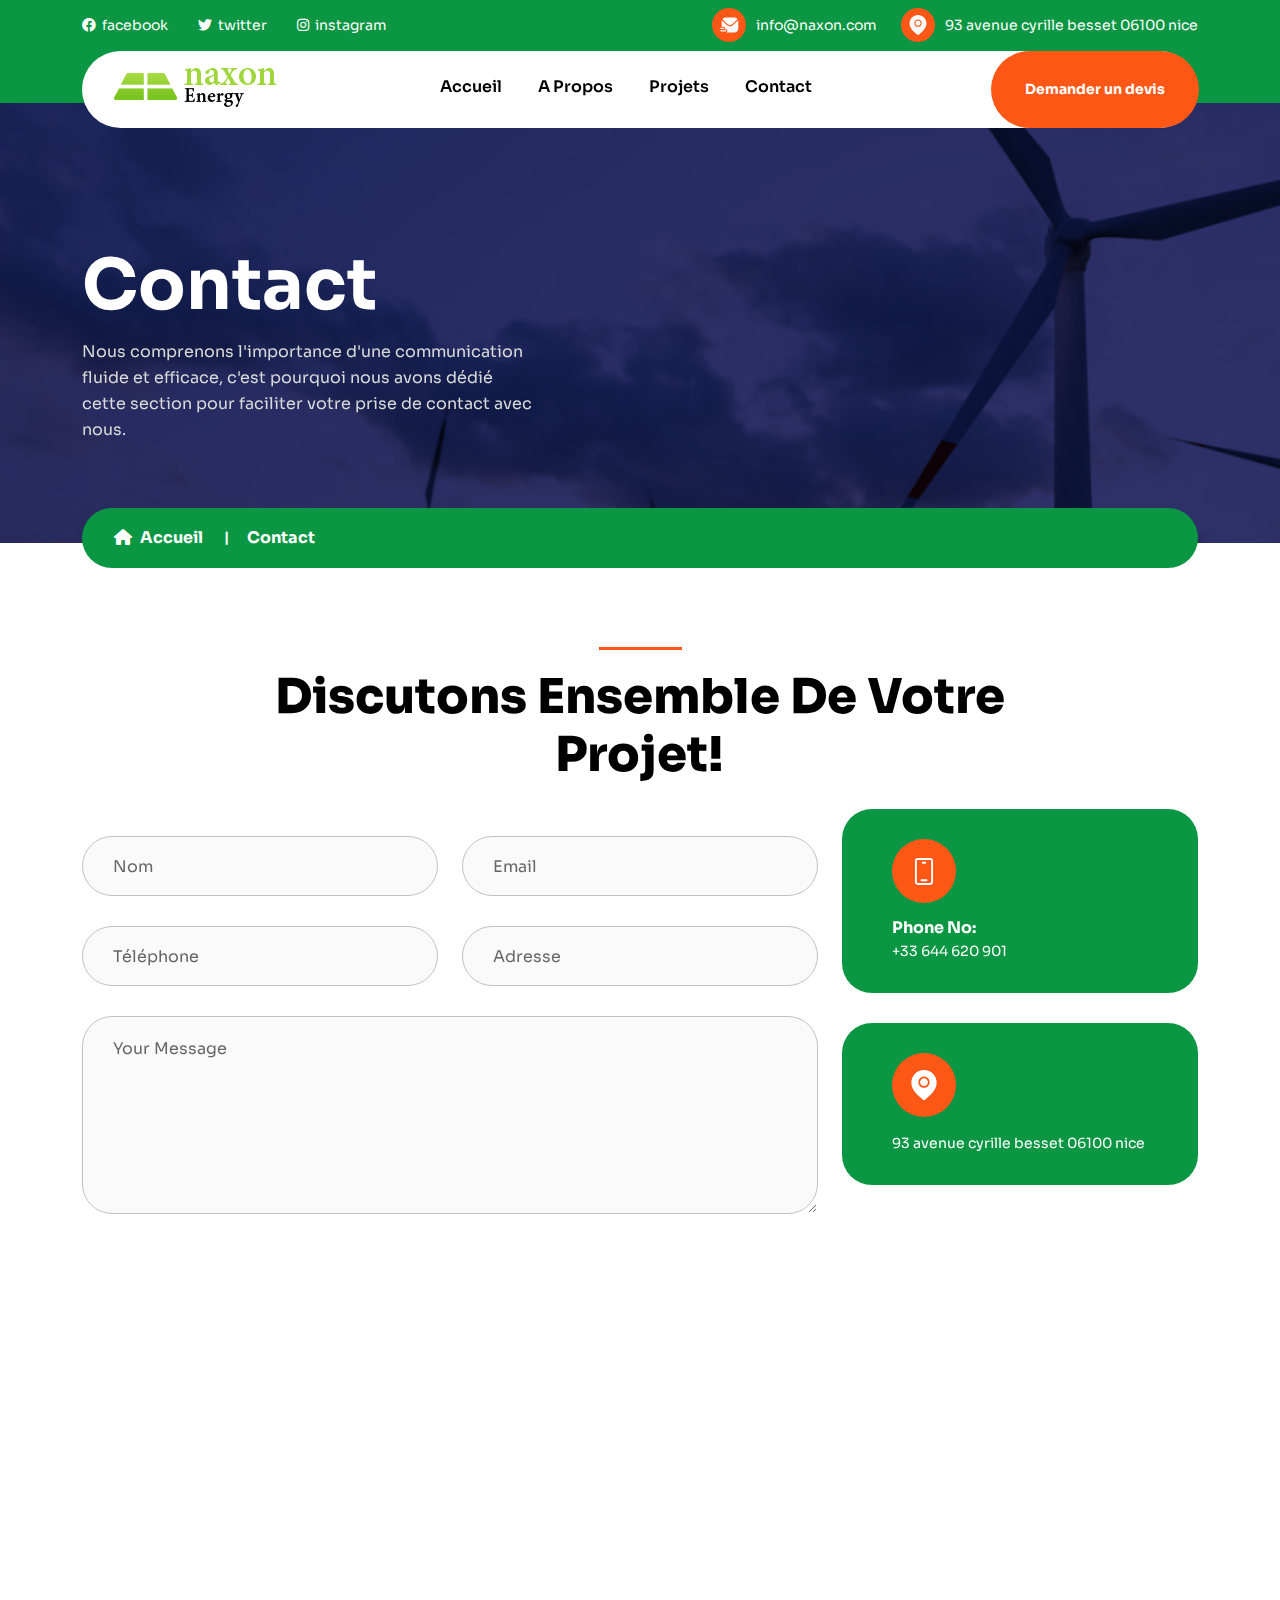
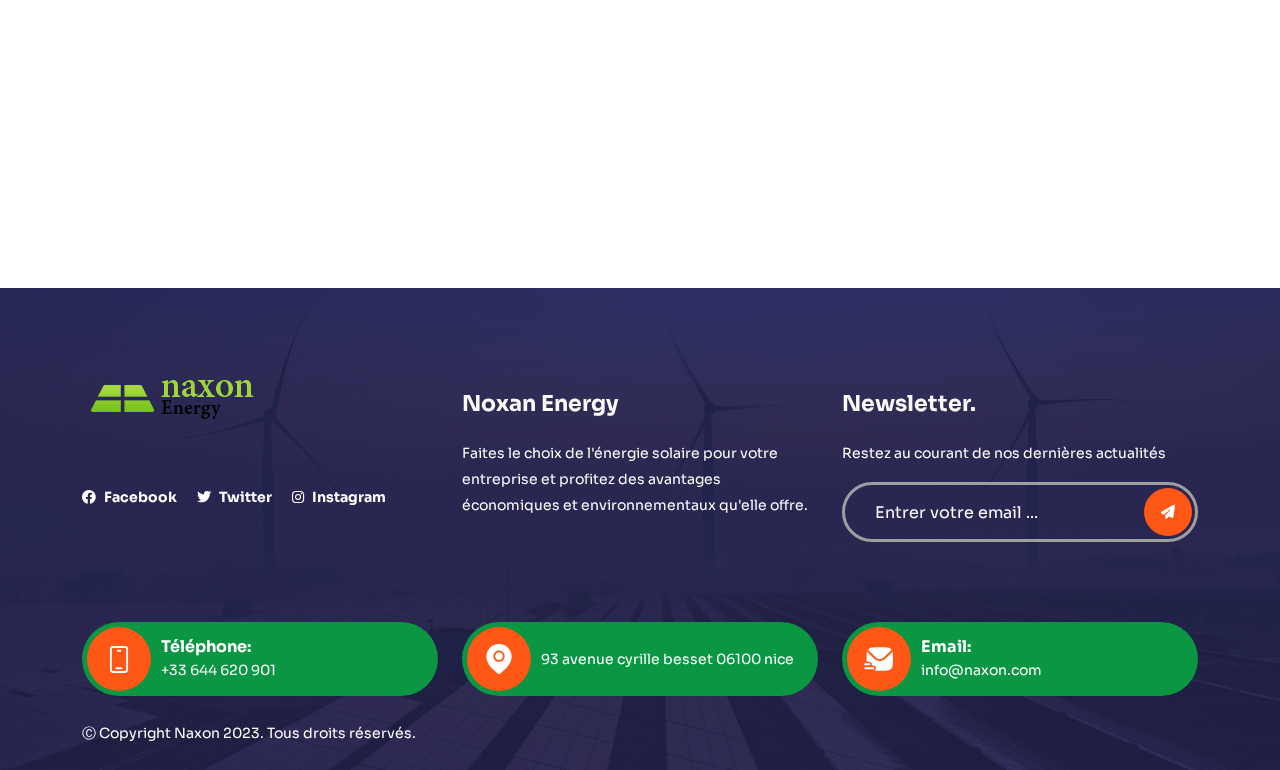
<file: contact.html>
<!DOCTYPE html>
<html lang="zxx">

<head>
  <meta charset="utf-8">
  <meta name="viewport" content="width=device-width, initial-scale=1.0">
  <title>Naxon - Accueil</title>
  <link rel="icon" href="assets/img/favicon.png">
 
   <!-- CSS only -->
   <link rel="stylesheet" type="text/css" href="assets/css/bootstrap.min.css">
   <link rel="stylesheet" href="assets/css/owl.carousel.min.css">
   <link rel="stylesheet" href="assets/css/owl.theme.default.min.css">
   <link rel="stylesheet" href="assets/css/slick.css">
   <!-- Font Awesome 6 -->
   <link rel="stylesheet" href="assets/css/fontawesome.min.css">
   <link rel="stylesheet" href="assets/css/slick-theme.css">
   <!-- fancybox -->
   <link rel="stylesheet" href="assets/css/jquery.fancybox.min.css">
   <!-- style -->
   <link rel="stylesheet" href="assets/css/style.css">
   <!-- responsive -->
   <link rel="stylesheet" href="assets/css/responsive.css">
   <!-- color -->
   <link rel="stylesheet" href="assets/css/color.css">
 </head>
<body>
<!-- preloader -->
  <div class="preloader"> 
    <div>
      <div class="multi-spinner-container">
        <div class="multi-spinner">
          <div class="multi-spinner">
            <div class="multi-spinner">
              <div class="multi-spinner">
              </div>
            </div>
          </div>
        </div>
      </div>
    </div>
  </div>
<!-- preloader end -->
<header>
  <div class="top-bar">
    <div class="container">
      <div class="top-bar-text">
        <ul class="d-flex">
          <li><a href="#"><i class="fa-brands fa-facebook"></i>facebook</a></li>
          <li><a href="#"><i class="fa-brands fa-twitter"></i>Twitter</a></li>
          <li><a href="#"><i class="fa-brands fa-instagram"></i>instagram</a></li>
        </ul>
        <div class="d-flex top-bar-mail">
          <div class="d-flex align-items-center me-4">
            <i>
              <svg width="19" height="16" viewBox="0 0 19 16" fill="none" xmlns="http://www.w3.org/2000/svg">
                <path d="M0.833252 10.7083C0.488074 10.7083 0.208252 10.9881 0.208252 11.3333C0.208252 11.6785 0.488074 11.9583 0.833252 11.9583H3.33325C3.67843 11.9583 3.95825 11.6785 3.95825 11.3333C3.95825 10.9881 3.67843 10.7083 3.33325 10.7083H0.833252Z" fill="white"/>
                <path d="M0.833252 13.2083C0.488074 13.2083 0.208252 13.4881 0.208252 13.8333C0.208252 14.1785 0.488074 14.4583 0.833252 14.4583H5.83325C6.17843 14.4583 6.45825 14.1785 6.45825 13.8333C6.45825 13.4881 6.17843 13.2083 5.83325 13.2083H0.833252Z" fill="white"/>
                <path d="M2.59071 2.24172L2.5 2.16667C2.757 1.81294 3.0305 1.55276 3.38422 1.29576C4.4795 0.5 6.04189 0.5 9.16667 0.5H10.8333C13.9581 0.5 15.5205 0.5 16.6157 1.29576C16.9695 1.55276 17.2214 1.78443 17.4784 2.13816L17.3737 2.24225L15.4505 4.16551C14.0491 5.56689 13.0416 6.5725 12.1726 7.23558C11.318 7.88758 10.6712 8.14908 9.99992 8.14908C9.3285 8.14908 8.68175 7.88758 7.82717 7.23558C6.95817 6.5725 5.95066 5.56689 4.54927 4.16551L2.92989 2.54612L2.59071 2.24172Z" fill="white"/>
                <path d="M1.6665 8.00002C1.6665 5.80009 1.6665 4.37457 1.94419 3.34125L2.06971 3.45391L3.69904 5.08322C5.05926 6.44344 6.12525 7.50944 7.06879 8.22936C8.03456 8.96619 8.94517 9.39911 9.99975 9.39911C11.0543 9.39911 11.9649 8.96619 12.9307 8.22936C13.8742 7.50944 14.9402 6.44344 16.3004 5.08324L18.0527 3.33093C18.3332 4.36507 18.3332 5.79277 18.3332 8.00002C18.3332 11.1248 18.3332 12.6872 17.5374 13.7824C17.2804 14.1362 16.9693 14.4473 16.6156 14.7043C15.5203 15.5 13.9579 15.5 10.8332 15.5H9.1665C7.9762 15.5 7.0126 15.5 6.21518 15.456C6.95154 15.2834 7.49984 14.6224 7.49984 13.8334C7.49984 12.9129 6.75365 12.1667 5.83317 12.1667H4.77687C4.91868 11.9215 4.99984 11.6369 4.99984 11.3334C4.99984 10.4129 4.25365 9.66669 3.33317 9.66669H1.67251C1.6665 9.16577 1.6665 8.61294 1.6665 8.00002Z" fill="white"/>
                </svg>
            </i>
            <a href="mailto:nfo@example.com"><p>info@naxon.com</p></a>
          </div>
          <div class="d-flex align-items-center">
            <i>
              <svg width="20" height="20" viewBox="0 0 20 20" fill="none" xmlns="http://www.w3.org/2000/svg">
              <path d="M10 5.58319C8.59053 5.58319 7.44385 6.72991 7.44385 8.13936C7.44385 9.54882 8.59053 10.6955 10 10.6955C11.4095 10.6955 12.5562 9.54882 12.5562 8.13936C12.5562 6.72991 11.4095 5.58319 10 5.58319Z" fill="white"/>
              <path d="M15.9814 2.47758C14.3837 0.879883 12.2595 0 10 0C7.74055 0 5.61629 0.879883 4.01863 2.47758C2.4209 4.07531 1.54102 6.19953 1.54102 8.45895C1.54102 13.0298 5.86289 16.8315 8.18476 18.874C8.50738 19.1578 8.78602 19.4029 9.00793 19.6102C9.28609 19.8701 9.64297 20 9.99996 20C10.3569 20 10.7139 19.87 10.992 19.6103C11.214 19.4029 11.4926 19.1579 11.8152 18.874C14.1371 16.8316 18.4589 13.0298 18.4589 8.45898C18.4589 6.19953 17.5791 4.07531 15.9814 2.47758ZM10 11.8671C7.94449 11.8671 6.27226 10.1948 6.27226 8.13934C6.27226 6.08383 7.94449 4.4116 10 4.4116C12.0555 4.4116 13.7277 6.08383 13.7277 8.13934C13.7277 10.1948 12.0555 11.8671 10 11.8671Z" fill="white"/>
              </svg>
            </i>
            <p>93 Avenue Cyrille Besset 06100 Nice</p>
          </div>
        </div>
      </div>
    </div>
  </div>
  <div class="container">
  	<div class="menu-bar">
  		<div class="logo">
	  		<a href="index.html">
	  			<img src="assets/img/Naxon.png" alt="">
	  		</a>
  		</div>
  		<nav class="navbar">
  			<ul class="navbar-links">
  				<li class="navbar-dropdown"><a href="index.html">Accueil</a></li>
  				<li class="navbar-dropdown"><a href="about.html">A Propos</a></li>
  				<li class="navbar-dropdown "><a href="our-projects.html">Projets</a></li>
  				
  				<li class="navbar-dropdown">
  				    <a href="contact.html">contact</a>
  				</li>
  			</ul>
  		</nav>
  		<div class="search-style d-flex align-items-center">
  			
              <a class="header-button newsbox button" href="contact.html">Demander un devis</a>
  		</div>
      <div class="bar-menu">
        <i class="fa-solid fa-bars"></i>
      </div>
    </div>
  </div>
  <div class="mobile-nav hmburger-menu" id="mobile-nav" style="display:block;">
      <div class="res-log">
        <a href="index.html">
          <img src="assets/img/Naxon.png" alt="">
        </a>
      </div>
      <ul class="sub-menu">
        <li class="navbar-dropdown"><a href="index.html">Accueil</a></li>
        <li class="navbar-dropdown"><a href="about.html">A Propos</a></li>
        <li class="navbar-dropdown "><a href="our-projects.html">Projets</a></li>
        
        <li class="navbar-dropdown">
            <a href="contact.html">contact</a>
        </li>
      </ul>

          <a href="JavaScript:void(0)" id="res-cross"></a>

      <div class="about-energix">
          <div class="d-flex align-items-center top-bar-mail">
            <div class="d-flex align-items-center">
              <i>
                <svg width="20" height="20" viewBox="0 0 37 37" fill="none" xmlns="http://www.w3.org/2000/svg">
                <path fill-rule="evenodd" clip-rule="evenodd" d="M10.7917 4.23926C10.1532 4.23926 9.6355 4.75693 9.6355 5.39551V31.6038C9.6355 32.2424 10.1532 32.7601 10.7917 32.7601H26.2084C26.847 32.7601 27.3647 32.2424 27.3647 31.6038V5.39551C27.3647 4.75693 26.847 4.23926 26.2084 4.23926H10.7917ZM7.323 5.39551C7.323 3.47977 8.87601 1.92676 10.7917 1.92676H26.2084C28.1241 1.92676 29.6772 3.47977 29.6772 5.39551V31.6038C29.6772 33.5195 28.1241 35.0726 26.2084 35.0726H10.7917C8.87601 35.0726 7.323 33.5195 7.323 31.6038V5.39551Z" fill="white"></path>
                <path fill-rule="evenodd" clip-rule="evenodd" d="M15.8022 7.70801C15.8022 7.06943 16.3199 6.55176 16.9585 6.55176H20.0418C20.6804 6.55176 21.1981 7.06943 21.1981 7.70801C21.1981 8.34658 20.6804 8.86426 20.0418 8.86426H16.9585C16.3199 8.86426 15.8022 8.34658 15.8022 7.70801Z" fill="white"></path>
                <path fill-rule="evenodd" clip-rule="evenodd" d="M14.2605 29.291C14.2605 28.6525 14.7782 28.1348 15.4167 28.1348H21.5834C22.222 28.1348 22.7397 28.6525 22.7397 29.291C22.7397 29.9296 22.222 30.4473 21.5834 30.4473H15.4167C14.7782 30.4473 14.2605 29.9296 14.2605 29.291Z" fill="white"></path>
                </svg>
              </i>
              <a href="callto:01234525407"><p>+33 644 620 901</p></a>
            </div>
          </div>
          <div class="d-flex align-items-center top-bar-mail">
            <div class="d-flex align-items-center">
              <i>
                <svg width="19" height="16" viewBox="0 0 19 16" fill="none" xmlns="http://www.w3.org/2000/svg">
                  <path d="M0.833252 10.7083C0.488074 10.7083 0.208252 10.9881 0.208252 11.3333C0.208252 11.6785 0.488074 11.9583 0.833252 11.9583H3.33325C3.67843 11.9583 3.95825 11.6785 3.95825 11.3333C3.95825 10.9881 3.67843 10.7083 3.33325 10.7083H0.833252Z" fill="white"></path>
                  <path d="M0.833252 13.2083C0.488074 13.2083 0.208252 13.4881 0.208252 13.8333C0.208252 14.1785 0.488074 14.4583 0.833252 14.4583H5.83325C6.17843 14.4583 6.45825 14.1785 6.45825 13.8333C6.45825 13.4881 6.17843 13.2083 5.83325 13.2083H0.833252Z" fill="white"></path>
                  <path d="M2.59071 2.24172L2.5 2.16667C2.757 1.81294 3.0305 1.55276 3.38422 1.29576C4.4795 0.5 6.04189 0.5 9.16667 0.5H10.8333C13.9581 0.5 15.5205 0.5 16.6157 1.29576C16.9695 1.55276 17.2214 1.78443 17.4784 2.13816L17.3737 2.24225L15.4505 4.16551C14.0491 5.56689 13.0416 6.5725 12.1726 7.23558C11.318 7.88758 10.6712 8.14908 9.99992 8.14908C9.3285 8.14908 8.68175 7.88758 7.82717 7.23558C6.95817 6.5725 5.95066 5.56689 4.54927 4.16551L2.92989 2.54612L2.59071 2.24172Z" fill="white"></path>
                  <path d="M1.6665 8.00002C1.6665 5.80009 1.6665 4.37457 1.94419 3.34125L2.06971 3.45391L3.69904 5.08322C5.05926 6.44344 6.12525 7.50944 7.06879 8.22936C8.03456 8.96619 8.94517 9.39911 9.99975 9.39911C11.0543 9.39911 11.9649 8.96619 12.9307 8.22936C13.8742 7.50944 14.9402 6.44344 16.3004 5.08324L18.0527 3.33093C18.3332 4.36507 18.3332 5.79277 18.3332 8.00002C18.3332 11.1248 18.3332 12.6872 17.5374 13.7824C17.2804 14.1362 16.9693 14.4473 16.6156 14.7043C15.5203 15.5 13.9579 15.5 10.8332 15.5H9.1665C7.9762 15.5 7.0126 15.5 6.21518 15.456C6.95154 15.2834 7.49984 14.6224 7.49984 13.8334C7.49984 12.9129 6.75365 12.1667 5.83317 12.1667H4.77687C4.91868 11.9215 4.99984 11.6369 4.99984 11.3334C4.99984 10.4129 4.25365 9.66669 3.33317 9.66669H1.67251C1.6665 9.16577 1.6665 8.61294 1.6665 8.00002Z" fill="white"></path>
                  </svg>
              </i>
              <a href="mailto:info@naxon.com"><p>info@naxon.com</p></a>
            </div>
          </div>
        </div>
      </div>
</header>
<section class="banner" style="background-image:url(assets/img/banner.jpg)">
  <div class="container">
    <div class="banner-text">
      <h2>Contact </h2>
      <p>Nous comprenons l'importance d'une communication fluide et efficace, c'est pourquoi nous avons dédié cette section pour faciliter votre prise de contact avec nous.</p>
      <ul class="page-breadcrumb">
        <li><a href="index.html"><i class="fa-solid fa-house pe-2"></i>Accueil</a></li>
        <li>Contact</li>
      </ul>
    </div>
  </div>
</section>
<section class="gap section-contact">
  <div class="container">
    <div class="heading">
      <div class="line"></div>
      <h2>Discutons ensemble de votre projet!</h2>
    </div>
    <div class="row">
      <div class="col-lg-8">
        <form class="contact-form">
          <label></label>
          <div class="row">
            <div class="col-md-6">
              <input type="text" name="Complete Name" placeholder="Nom">
            </div>
            <div class="col-md-6">
              <input type="text" name="Email Address" placeholder="Email">
            </div>
            <div class="col-md-6">
              <input type="text" name="Phone No" placeholder="Téléphone">
            </div>
            <div class="col-md-6">
              <input type="text" name="Post Code" placeholder="Adresse">
            </div>
            
            <div class="col-lg-12">
              <textarea placeholder="Your Message"></textarea>
            </div>
          </div>
        </form>
      </div>
      <div class="col-lg-4">
        <div class="contact-information">
        </div>
        <div class="contact-info contact-information">
            <div>
              <i>
                <svg width="37" height="37" viewBox="0 0 37 37" fill="none" xmlns="http://www.w3.org/2000/svg">
                <path fill-rule="evenodd" clip-rule="evenodd" d="M10.7917 4.23926C10.1532 4.23926 9.6355 4.75693 9.6355 5.39551V31.6038C9.6355 32.2424 10.1532 32.7601 10.7917 32.7601H26.2084C26.847 32.7601 27.3647 32.2424 27.3647 31.6038V5.39551C27.3647 4.75693 26.847 4.23926 26.2084 4.23926H10.7917ZM7.323 5.39551C7.323 3.47977 8.87601 1.92676 10.7917 1.92676H26.2084C28.1241 1.92676 29.6772 3.47977 29.6772 5.39551V31.6038C29.6772 33.5195 28.1241 35.0726 26.2084 35.0726H10.7917C8.87601 35.0726 7.323 33.5195 7.323 31.6038V5.39551Z" fill="white"></path>
                <path fill-rule="evenodd" clip-rule="evenodd" d="M15.8022 7.70801C15.8022 7.06943 16.3199 6.55176 16.9585 6.55176H20.0418C20.6804 6.55176 21.1981 7.06943 21.1981 7.70801C21.1981 8.34658 20.6804 8.86426 20.0418 8.86426H16.9585C16.3199 8.86426 15.8022 8.34658 15.8022 7.70801Z" fill="white"></path>
                <path fill-rule="evenodd" clip-rule="evenodd" d="M14.2605 29.291C14.2605 28.6525 14.7782 28.1348 15.4167 28.1348H21.5834C22.222 28.1348 22.7397 28.6525 22.7397 29.291C22.7397 29.9296 22.222 30.4473 21.5834 30.4473H15.4167C14.7782 30.4473 14.2605 29.9296 14.2605 29.291Z" fill="white"></path>
                </svg>
              </i>
            </div>
            <div>
              <h4>Phone No:</h4>
              <a href="callto:01234525407"><p>+33 644 620 901</p></a>
            </div>
        </div>
        <div class="contact-info contact-information">
            <div>
              <i>
                <svg width="36" height="36" viewBox="0 0 20 20" fill="none" xmlns="http://www.w3.org/2000/svg">
                <path d="M10 5.58319C8.59053 5.58319 7.44385 6.72991 7.44385 8.13936C7.44385 9.54882 8.59053 10.6955 10 10.6955C11.4095 10.6955 12.5562 9.54882 12.5562 8.13936C12.5562 6.72991 11.4095 5.58319 10 5.58319Z" fill="white"></path>
                <path d="M15.9814 2.47758C14.3837 0.879883 12.2595 0 10 0C7.74055 0 5.61629 0.879883 4.01863 2.47758C2.4209 4.07531 1.54102 6.19953 1.54102 8.45895C1.54102 13.0298 5.86289 16.8315 8.18476 18.874C8.50738 19.1578 8.78602 19.4029 9.00793 19.6102C9.28609 19.8701 9.64297 20 9.99996 20C10.3569 20 10.7139 19.87 10.992 19.6103C11.214 19.4029 11.4926 19.1579 11.8152 18.874C14.1371 16.8316 18.4589 13.0298 18.4589 8.45898C18.4589 6.19953 17.5791 4.07531 15.9814 2.47758ZM10 11.8671C7.94449 11.8671 6.27226 10.1948 6.27226 8.13934C6.27226 6.08383 7.94449 4.4116 10 4.4116C12.0555 4.4116 13.7277 6.08383 13.7277 8.13934C13.7277 10.1948 12.0555 11.8671 10 11.8671Z" fill="white"></path>
                </svg>
              </i>
            </div>
            <div>
              <p>93 avenue cyrille besset 06100 nice</p>
            </div>
        </div>
      </div>
    </div>
  </div>
</section>
<div class="container gap no-top">
  <div class="responsive-map">
    <iframe src="https://www.google.com/maps/embed?pb=!1m18!1m12!1m3!1d2883.571568210103!2d7.251568699999999!3d43.719451899999996!2m3!1f0!2f0!3f0!3m2!1i1024!2i768!4f13.1!3m3!1m2!1s0x12cdcfe463ddcfe3%3A0x5ade0f1c5e36be00!2s93%20Av.%20Cyrille%20Besset%2C%2006100%20Nice%2C%20France!5e0!3m2!1sfr!2stg!4v1688979048860!5m2!1sfr!2stg" width="600" height="450" style="border:0;" allowfullscreen="" loading="lazy" referrerpolicy="no-referrer-when-downgrade"></iframe>
</div>
</div>
<footer class="gap no-bottom one" style="background-image:url(assets/img/footer.jpg)">
  <div class="container">
    <div class="row">
      <div class="col-lg-4 col-md-6">
        <div class="logo">
          <a href="index.html">
            <img src="assets/img/Naxon.png" alt="">
          </a>
          <ul class="d-flex social-media">
            <li><a href="#"><i class="fa-brands fa-facebook"></i>facebook</a></li>
            <li><a href="#"><i class="fa-brands fa-twitter"></i>Twitter</a></li>
            <li><a href="#"><i class="fa-brands fa-instagram"></i>instagram</a></li>
          </ul>
        </div>
      </div>
      <div class="col-lg-4 col-md-6">
        <div class="about-energix">
          <h5>Noxan Energy</h5>
          <p>Faites le choix de l'énergie solaire pour votre entreprise et profitez des avantages économiques et environnementaux qu'elle offre.</p>
        </div>
      </div>
      <div class="col-lg-4 col-md-6">
        <div class="about-energix">
          <h5>newsletter.</h5>
          <p>Restez au courant de nos dernières actualités</p>
          <form>
            <input type="text" name="email" placeholder="Entrer votre email ...">
            <button class="button"><i class="fa-solid fa-paper-plane"></i></button>
          </form>
        </div>
      </div>
    </div>
    <div class="row contact-footer">
      <div class="col-xl-4 col-md-6">
        <div class="contact-info">
          <div>
            <i>
              <svg width="37" height="37" viewBox="0 0 37 37" fill="none" xmlns="http://www.w3.org/2000/svg">
              <path fill-rule="evenodd" clip-rule="evenodd" d="M10.7917 4.23926C10.1532 4.23926 9.6355 4.75693 9.6355 5.39551V31.6038C9.6355 32.2424 10.1532 32.7601 10.7917 32.7601H26.2084C26.847 32.7601 27.3647 32.2424 27.3647 31.6038V5.39551C27.3647 4.75693 26.847 4.23926 26.2084 4.23926H10.7917ZM7.323 5.39551C7.323 3.47977 8.87601 1.92676 10.7917 1.92676H26.2084C28.1241 1.92676 29.6772 3.47977 29.6772 5.39551V31.6038C29.6772 33.5195 28.1241 35.0726 26.2084 35.0726H10.7917C8.87601 35.0726 7.323 33.5195 7.323 31.6038V5.39551Z" fill="white"/>
              <path fill-rule="evenodd" clip-rule="evenodd" d="M15.8022 7.70801C15.8022 7.06943 16.3199 6.55176 16.9585 6.55176H20.0418C20.6804 6.55176 21.1981 7.06943 21.1981 7.70801C21.1981 8.34658 20.6804 8.86426 20.0418 8.86426H16.9585C16.3199 8.86426 15.8022 8.34658 15.8022 7.70801Z" fill="white"/>
              <path fill-rule="evenodd" clip-rule="evenodd" d="M14.2605 29.291C14.2605 28.6525 14.7782 28.1348 15.4167 28.1348H21.5834C22.222 28.1348 22.7397 28.6525 22.7397 29.291C22.7397 29.9296 22.222 30.4473 21.5834 30.4473H15.4167C14.7782 30.4473 14.2605 29.9296 14.2605 29.291Z" fill="white"/>
              </svg>
            </i>
          </div>
          <div>
            <h4>Téléphone:</h4>
            <a href="callto:01234525407"><p>+33 644 620 901</p></a>
          </div>
        </div>
      </div>
      <div class="col-xl-4 col-md-6">
        <div class="contact-info">
          <div>
            <i>
              <svg width="36" height="36" viewBox="0 0 20 20" fill="none" xmlns="http://www.w3.org/2000/svg">
              <path d="M10 5.58319C8.59053 5.58319 7.44385 6.72991 7.44385 8.13936C7.44385 9.54882 8.59053 10.6955 10 10.6955C11.4095 10.6955 12.5562 9.54882 12.5562 8.13936C12.5562 6.72991 11.4095 5.58319 10 5.58319Z" fill="white"></path>
              <path d="M15.9814 2.47758C14.3837 0.879883 12.2595 0 10 0C7.74055 0 5.61629 0.879883 4.01863 2.47758C2.4209 4.07531 1.54102 6.19953 1.54102 8.45895C1.54102 13.0298 5.86289 16.8315 8.18476 18.874C8.50738 19.1578 8.78602 19.4029 9.00793 19.6102C9.28609 19.8701 9.64297 20 9.99996 20C10.3569 20 10.7139 19.87 10.992 19.6103C11.214 19.4029 11.4926 19.1579 11.8152 18.874C14.1371 16.8316 18.4589 13.0298 18.4589 8.45898C18.4589 6.19953 17.5791 4.07531 15.9814 2.47758ZM10 11.8671C7.94449 11.8671 6.27226 10.1948 6.27226 8.13934C6.27226 6.08383 7.94449 4.4116 10 4.4116C12.0555 4.4116 13.7277 6.08383 13.7277 8.13934C13.7277 10.1948 12.0555 11.8671 10 11.8671Z" fill="white"></path>
              </svg>
            </i>
          </div>
          <div>
            <p>93 avenue cyrille besset 06100 nice</p>
          </div>
        </div>
      </div>
      <div class="col-xl-4 col-md-6">
        <div class="contact-info mb-0">
          <div>
            <i>
              <svg width="36" height="36" viewBox="0 0 19 16" fill="none" xmlns="http://www.w3.org/2000/svg">
                <path d="M0.833252 10.7083C0.488074 10.7083 0.208252 10.9881 0.208252 11.3333C0.208252 11.6785 0.488074 11.9583 0.833252 11.9583H3.33325C3.67843 11.9583 3.95825 11.6785 3.95825 11.3333C3.95825 10.9881 3.67843 10.7083 3.33325 10.7083H0.833252Z" fill="white"></path>
                <path d="M0.833252 13.2083C0.488074 13.2083 0.208252 13.4881 0.208252 13.8333C0.208252 14.1785 0.488074 14.4583 0.833252 14.4583H5.83325C6.17843 14.4583 6.45825 14.1785 6.45825 13.8333C6.45825 13.4881 6.17843 13.2083 5.83325 13.2083H0.833252Z" fill="white"></path>
                <path d="M2.59071 2.24172L2.5 2.16667C2.757 1.81294 3.0305 1.55276 3.38422 1.29576C4.4795 0.5 6.04189 0.5 9.16667 0.5H10.8333C13.9581 0.5 15.5205 0.5 16.6157 1.29576C16.9695 1.55276 17.2214 1.78443 17.4784 2.13816L17.3737 2.24225L15.4505 4.16551C14.0491 5.56689 13.0416 6.5725 12.1726 7.23558C11.318 7.88758 10.6712 8.14908 9.99992 8.14908C9.3285 8.14908 8.68175 7.88758 7.82717 7.23558C6.95817 6.5725 5.95066 5.56689 4.54927 4.16551L2.92989 2.54612L2.59071 2.24172Z" fill="white"></path>
                <path d="M1.6665 8.00002C1.6665 5.80009 1.6665 4.37457 1.94419 3.34125L2.06971 3.45391L3.69904 5.08322C5.05926 6.44344 6.12525 7.50944 7.06879 8.22936C8.03456 8.96619 8.94517 9.39911 9.99975 9.39911C11.0543 9.39911 11.9649 8.96619 12.9307 8.22936C13.8742 7.50944 14.9402 6.44344 16.3004 5.08324L18.0527 3.33093C18.3332 4.36507 18.3332 5.79277 18.3332 8.00002C18.3332 11.1248 18.3332 12.6872 17.5374 13.7824C17.2804 14.1362 16.9693 14.4473 16.6156 14.7043C15.5203 15.5 13.9579 15.5 10.8332 15.5H9.1665C7.9762 15.5 7.0126 15.5 6.21518 15.456C6.95154 15.2834 7.49984 14.6224 7.49984 13.8334C7.49984 12.9129 6.75365 12.1667 5.83317 12.1667H4.77687C4.91868 11.9215 4.99984 11.6369 4.99984 11.3334C4.99984 10.4129 4.25365 9.66669 3.33317 9.66669H1.67251C1.6665 9.16577 1.6665 8.61294 1.6665 8.00002Z" fill="white"></path>
                </svg>

            </i>
          </div>
          <div>
            <h4>Email:</h4>
            <a href="mailto:username@domainname.com"><p>info@naxon.com</p></a>
          </div>
        </div>
      </div>
    </div>
    <div class="footer-bottom">
      <p>Ⓒ  Copyright Naxon 2023. Tous droits réservés.</p>
      
    </div>
  </div>
</footer>
<!-- mobile-search -->
<div class="mobile-search">
      <div class="container">
      <div class="row d-flex justify-content-center">
      <div class="col-md-11">
        <form>
          <label>What are you lookking for?</label>
          <div class="d-flex search-bar">
            <input type="text" placeholder="Type Here to Search">
            <button><i class="fa-solid fa-magnifying-glass"></i></button>
          </div>
        </form>
      </div>
      <div class="col-1 d-flex justify-content-end align-items-center">
      <div class="search-cross-btn">

      <i class="fa fa-times"></i>
      </div>
      </div>
      </div>
      </div>
</div>
<!-- mobile-search end -->
<div class="latterbox">
    <form class="request-quote-form">
        <h3>Request a Quote</h3>
            <input type="text" name="Complete Name" placeholder="Complete Name">
            <input type="text" name="Email Address" placeholder="Email Address">
            <input type="text" name="Phone No" placeholder="Phone No">
            <textarea placeholder="Message"></textarea>
            <button class="button">Send Message</button>
          </form>
      <div class="latterbox-cross-btn">
          <i class="fa fa-times"></i>
      </div>
</div>
<!-- progress -->
<div id="progress">
      <span id="progress-value"><i class="fa-solid fa-arrow-up"></i></span>
</div>
<!-- jQuery -->
<script src="assets/js/jquery-3.6.0.min.js"></script>
<!-- Bootstrap Js -->
<script src="assets/js/bootstrap.min.js"></script>
<script src="assets/js/jquery.nice-select.min.js"></script>
<script src="assets/js/custom.js"></script>
</body>
</file>
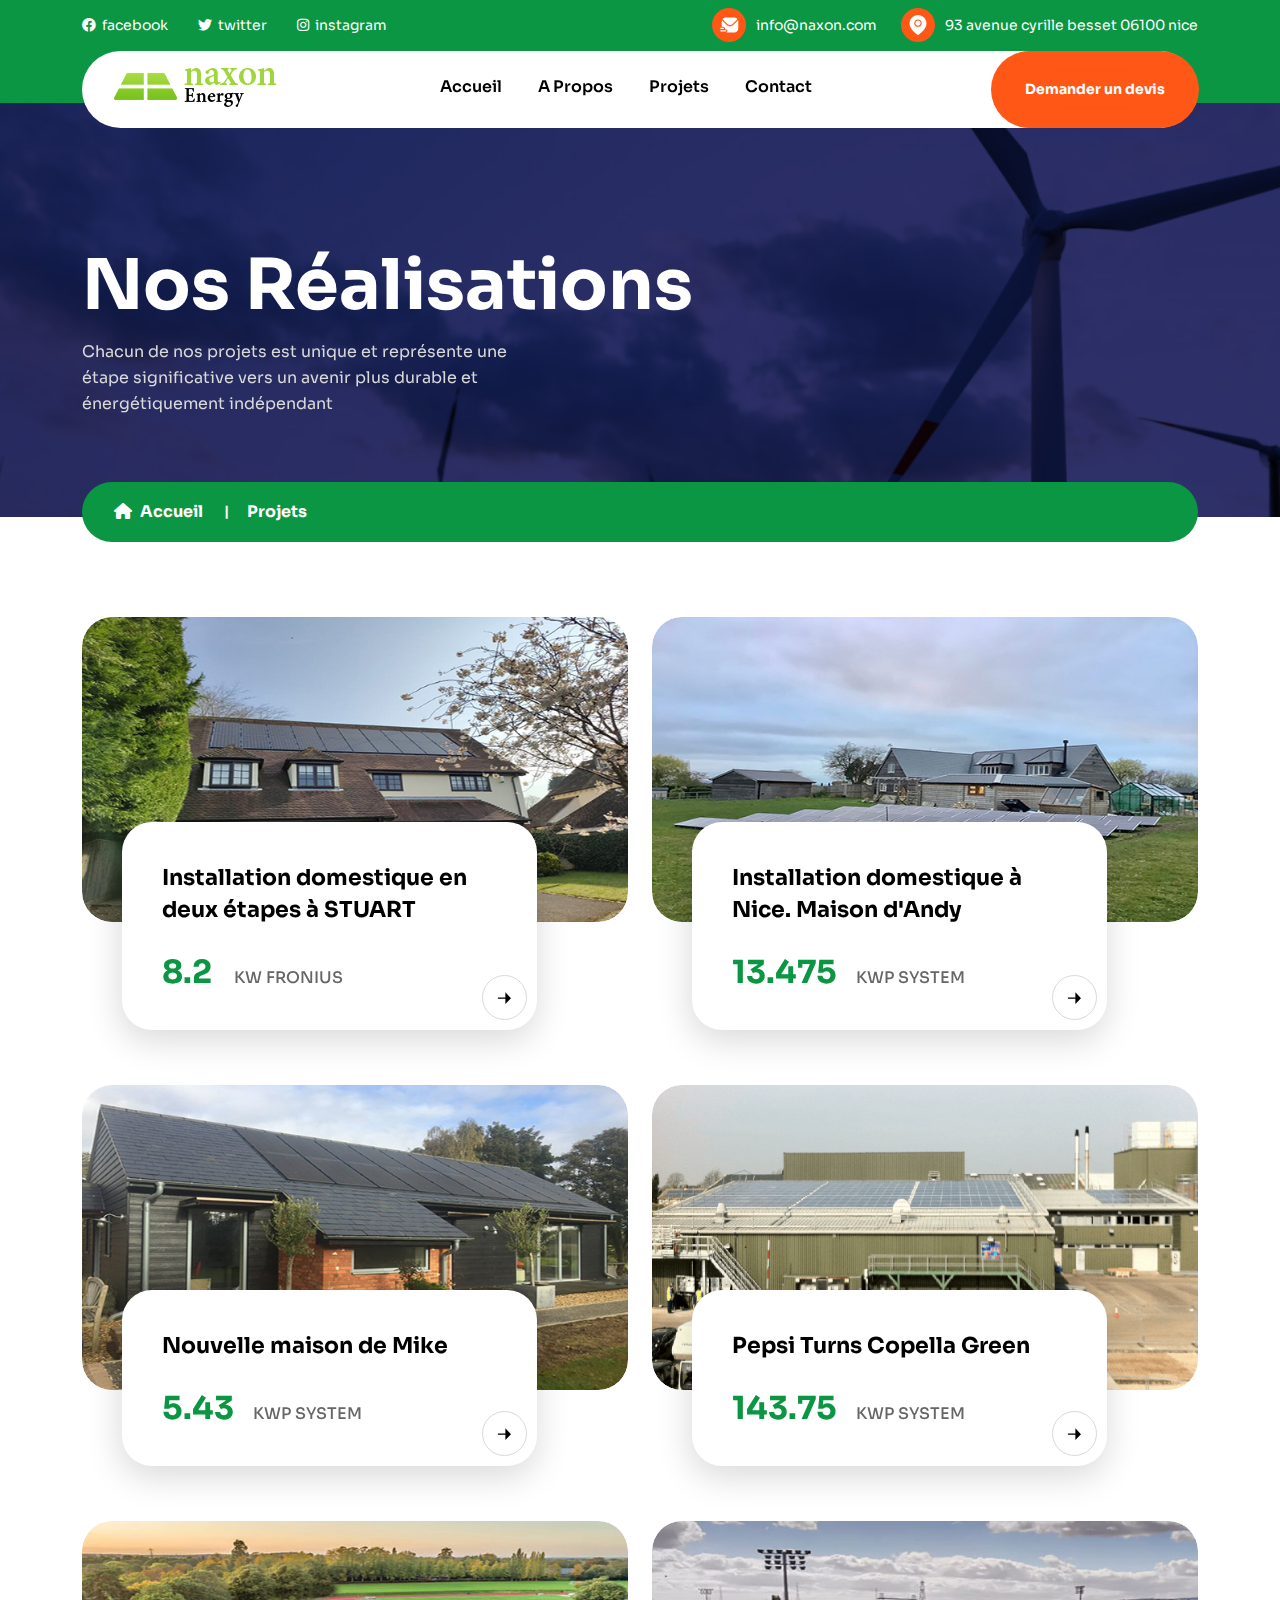
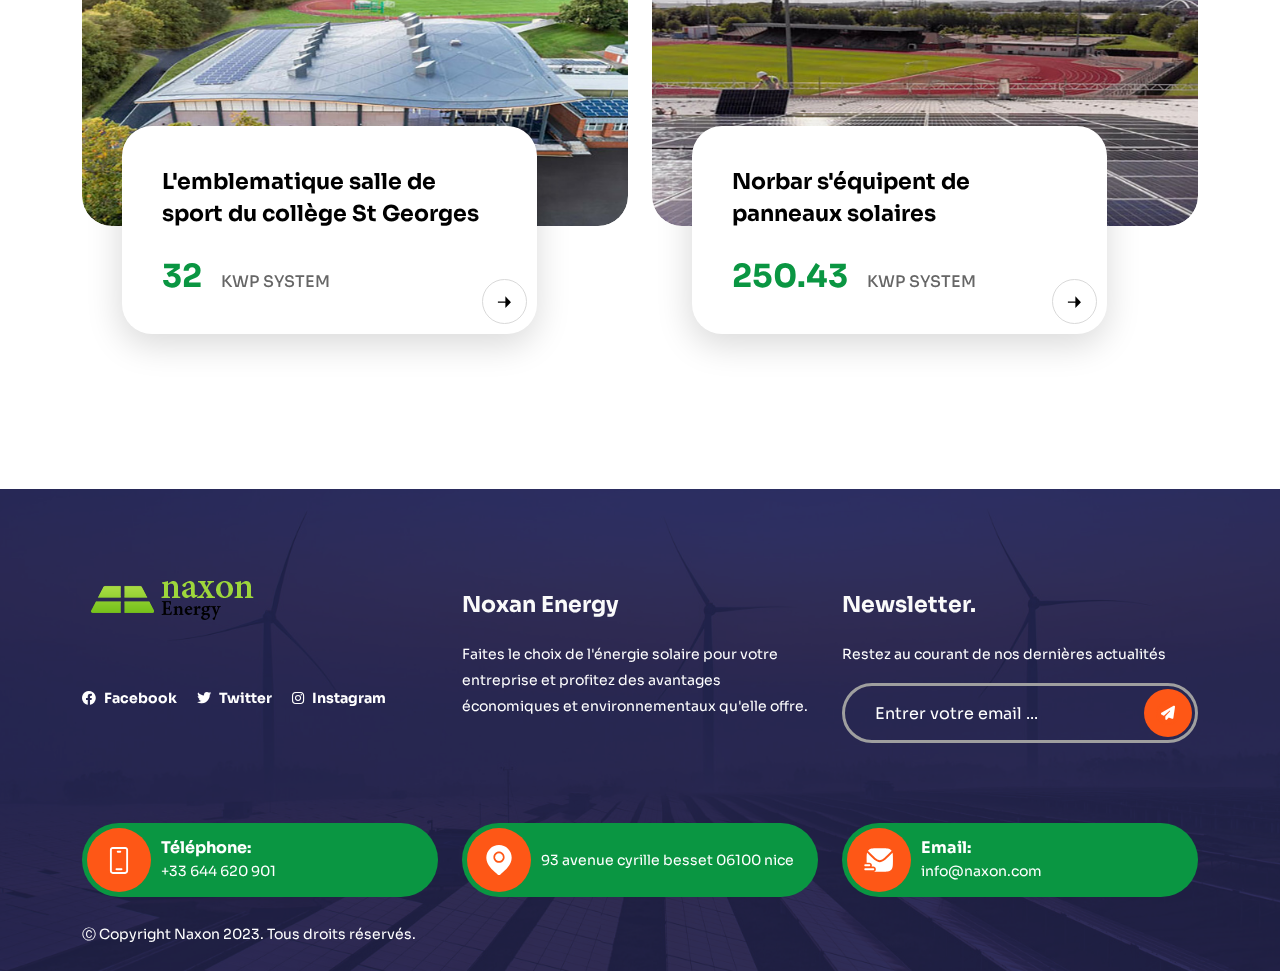
<file: our-projects.html>
<!DOCTYPE html>
<html lang="zxx">

<head>
  <meta charset="utf-8">
  <meta name="viewport" content="width=device-width, initial-scale=1.0">
  <title>Naxon - Accueil</title>
  <link rel="icon" href="assets/img/favicon.png">
 
   <!-- CSS only -->
   <link rel="stylesheet" type="text/css" href="assets/css/bootstrap.min.css">
   <link rel="stylesheet" href="assets/css/owl.carousel.min.css">
   <link rel="stylesheet" href="assets/css/owl.theme.default.min.css">
   <link rel="stylesheet" href="assets/css/slick.css">
   <!-- Font Awesome 6 -->
   <link rel="stylesheet" href="assets/css/fontawesome.min.css">
   <link rel="stylesheet" href="assets/css/slick-theme.css">
   <!-- fancybox -->
   <link rel="stylesheet" href="assets/css/jquery.fancybox.min.css">
   <!-- style -->
   <link rel="stylesheet" href="assets/css/style.css">
   <!-- responsive -->
   <link rel="stylesheet" href="assets/css/responsive.css">
   <!-- color -->
   <link rel="stylesheet" href="assets/css/color.css">
 </head>
<body>
<!-- preloader -->
  <div class="preloader"> 
    <div>
      <div class="multi-spinner-container">
        <div class="multi-spinner">
          <div class="multi-spinner">
            <div class="multi-spinner">
              <div class="multi-spinner">
              </div>
            </div>
          </div>
        </div>
      </div>
    </div>
  </div>
<!-- preloader end -->
<header>
  <div class="top-bar">
    <div class="container">
      <div class="top-bar-text">
        <ul class="d-flex">
          <li><a href="#"><i class="fa-brands fa-facebook"></i>facebook</a></li>
          <li><a href="#"><i class="fa-brands fa-twitter"></i>Twitter</a></li>
          <li><a href="#"><i class="fa-brands fa-instagram"></i>instagram</a></li>
        </ul>
        <div class="d-flex top-bar-mail">
          <div class="d-flex align-items-center me-4">
            <i>
              <svg width="19" height="16" viewBox="0 0 19 16" fill="none" xmlns="http://www.w3.org/2000/svg">
                <path d="M0.833252 10.7083C0.488074 10.7083 0.208252 10.9881 0.208252 11.3333C0.208252 11.6785 0.488074 11.9583 0.833252 11.9583H3.33325C3.67843 11.9583 3.95825 11.6785 3.95825 11.3333C3.95825 10.9881 3.67843 10.7083 3.33325 10.7083H0.833252Z" fill="white"/>
                <path d="M0.833252 13.2083C0.488074 13.2083 0.208252 13.4881 0.208252 13.8333C0.208252 14.1785 0.488074 14.4583 0.833252 14.4583H5.83325C6.17843 14.4583 6.45825 14.1785 6.45825 13.8333C6.45825 13.4881 6.17843 13.2083 5.83325 13.2083H0.833252Z" fill="white"/>
                <path d="M2.59071 2.24172L2.5 2.16667C2.757 1.81294 3.0305 1.55276 3.38422 1.29576C4.4795 0.5 6.04189 0.5 9.16667 0.5H10.8333C13.9581 0.5 15.5205 0.5 16.6157 1.29576C16.9695 1.55276 17.2214 1.78443 17.4784 2.13816L17.3737 2.24225L15.4505 4.16551C14.0491 5.56689 13.0416 6.5725 12.1726 7.23558C11.318 7.88758 10.6712 8.14908 9.99992 8.14908C9.3285 8.14908 8.68175 7.88758 7.82717 7.23558C6.95817 6.5725 5.95066 5.56689 4.54927 4.16551L2.92989 2.54612L2.59071 2.24172Z" fill="white"/>
                <path d="M1.6665 8.00002C1.6665 5.80009 1.6665 4.37457 1.94419 3.34125L2.06971 3.45391L3.69904 5.08322C5.05926 6.44344 6.12525 7.50944 7.06879 8.22936C8.03456 8.96619 8.94517 9.39911 9.99975 9.39911C11.0543 9.39911 11.9649 8.96619 12.9307 8.22936C13.8742 7.50944 14.9402 6.44344 16.3004 5.08324L18.0527 3.33093C18.3332 4.36507 18.3332 5.79277 18.3332 8.00002C18.3332 11.1248 18.3332 12.6872 17.5374 13.7824C17.2804 14.1362 16.9693 14.4473 16.6156 14.7043C15.5203 15.5 13.9579 15.5 10.8332 15.5H9.1665C7.9762 15.5 7.0126 15.5 6.21518 15.456C6.95154 15.2834 7.49984 14.6224 7.49984 13.8334C7.49984 12.9129 6.75365 12.1667 5.83317 12.1667H4.77687C4.91868 11.9215 4.99984 11.6369 4.99984 11.3334C4.99984 10.4129 4.25365 9.66669 3.33317 9.66669H1.67251C1.6665 9.16577 1.6665 8.61294 1.6665 8.00002Z" fill="white"/>
                </svg>
            </i>
            <a href="mailto:nfo@example.com"><p>info@naxon.com</p></a>
          </div>
          <div class="d-flex align-items-center">
            <i>
              <svg width="20" height="20" viewBox="0 0 20 20" fill="none" xmlns="http://www.w3.org/2000/svg">
              <path d="M10 5.58319C8.59053 5.58319 7.44385 6.72991 7.44385 8.13936C7.44385 9.54882 8.59053 10.6955 10 10.6955C11.4095 10.6955 12.5562 9.54882 12.5562 8.13936C12.5562 6.72991 11.4095 5.58319 10 5.58319Z" fill="white"/>
              <path d="M15.9814 2.47758C14.3837 0.879883 12.2595 0 10 0C7.74055 0 5.61629 0.879883 4.01863 2.47758C2.4209 4.07531 1.54102 6.19953 1.54102 8.45895C1.54102 13.0298 5.86289 16.8315 8.18476 18.874C8.50738 19.1578 8.78602 19.4029 9.00793 19.6102C9.28609 19.8701 9.64297 20 9.99996 20C10.3569 20 10.7139 19.87 10.992 19.6103C11.214 19.4029 11.4926 19.1579 11.8152 18.874C14.1371 16.8316 18.4589 13.0298 18.4589 8.45898C18.4589 6.19953 17.5791 4.07531 15.9814 2.47758ZM10 11.8671C7.94449 11.8671 6.27226 10.1948 6.27226 8.13934C6.27226 6.08383 7.94449 4.4116 10 4.4116C12.0555 4.4116 13.7277 6.08383 13.7277 8.13934C13.7277 10.1948 12.0555 11.8671 10 11.8671Z" fill="white"/>
              </svg>
            </i>
            <p>93 Avenue Cyrille Besset 06100 Nice</p>
          </div>
        </div>
      </div>
    </div>
  </div>
  <div class="container">
  	<div class="menu-bar">
  		<div class="logo">
	  		<a href="index.html">
	  			<img src="assets/img/Naxon.png" alt="">
	  		</a>
  		</div>
  		<nav class="navbar">
  			<ul class="navbar-links">
  				<li class="navbar-dropdown"><a href="index.html">Accueil</a></li>
  				<li class="navbar-dropdown"><a href="about.html">A Propos</a></li>
  				<li class="navbar-dropdown "><a href="our-projects.html">Projets</a></li>
  				
  				<li class="navbar-dropdown">
  				    <a href="contact.html">contact</a>
  				</li>
  			</ul>
  		</nav>
  		<div class="search-style d-flex align-items-center">
  			
              <a class="header-button newsbox button" href="contact.html">Demander un devis</a>
  		</div>
      <div class="bar-menu">
        <i class="fa-solid fa-bars"></i>
      </div>
    </div>
  </div>
  <div class="mobile-nav hmburger-menu" id="mobile-nav" style="display:block;">
      <div class="res-log">
        <a href="index.html">
          <img src="assets/img/Naxon.png" alt="">
        </a>
      </div>
      <ul class="sub-menu">
        <li class="navbar-dropdown"><a href="index.html">Accueil</a></li>
        <li class="navbar-dropdown"><a href="about.html">A Propos</a></li>
        <li class="navbar-dropdown "><a href="our-projects.html">Projets</a></li>
        
        <li class="navbar-dropdown">
            <a href="contact.html">contact</a>
        </li>
      </ul>

          <a href="JavaScript:void(0)" id="res-cross"></a>

      <div class="about-energix">
          <div class="d-flex align-items-center top-bar-mail">
            <div class="d-flex align-items-center">
              <i>
                <svg width="20" height="20" viewBox="0 0 37 37" fill="none" xmlns="http://www.w3.org/2000/svg">
                <path fill-rule="evenodd" clip-rule="evenodd" d="M10.7917 4.23926C10.1532 4.23926 9.6355 4.75693 9.6355 5.39551V31.6038C9.6355 32.2424 10.1532 32.7601 10.7917 32.7601H26.2084C26.847 32.7601 27.3647 32.2424 27.3647 31.6038V5.39551C27.3647 4.75693 26.847 4.23926 26.2084 4.23926H10.7917ZM7.323 5.39551C7.323 3.47977 8.87601 1.92676 10.7917 1.92676H26.2084C28.1241 1.92676 29.6772 3.47977 29.6772 5.39551V31.6038C29.6772 33.5195 28.1241 35.0726 26.2084 35.0726H10.7917C8.87601 35.0726 7.323 33.5195 7.323 31.6038V5.39551Z" fill="white"></path>
                <path fill-rule="evenodd" clip-rule="evenodd" d="M15.8022 7.70801C15.8022 7.06943 16.3199 6.55176 16.9585 6.55176H20.0418C20.6804 6.55176 21.1981 7.06943 21.1981 7.70801C21.1981 8.34658 20.6804 8.86426 20.0418 8.86426H16.9585C16.3199 8.86426 15.8022 8.34658 15.8022 7.70801Z" fill="white"></path>
                <path fill-rule="evenodd" clip-rule="evenodd" d="M14.2605 29.291C14.2605 28.6525 14.7782 28.1348 15.4167 28.1348H21.5834C22.222 28.1348 22.7397 28.6525 22.7397 29.291C22.7397 29.9296 22.222 30.4473 21.5834 30.4473H15.4167C14.7782 30.4473 14.2605 29.9296 14.2605 29.291Z" fill="white"></path>
                </svg>
              </i>
              <a href="callto:01234525407"><p>+33 644 620 901</p></a>
            </div>
          </div>
          <div class="d-flex align-items-center top-bar-mail">
            <div class="d-flex align-items-center">
              <i>
                <svg width="19" height="16" viewBox="0 0 19 16" fill="none" xmlns="http://www.w3.org/2000/svg">
                  <path d="M0.833252 10.7083C0.488074 10.7083 0.208252 10.9881 0.208252 11.3333C0.208252 11.6785 0.488074 11.9583 0.833252 11.9583H3.33325C3.67843 11.9583 3.95825 11.6785 3.95825 11.3333C3.95825 10.9881 3.67843 10.7083 3.33325 10.7083H0.833252Z" fill="white"></path>
                  <path d="M0.833252 13.2083C0.488074 13.2083 0.208252 13.4881 0.208252 13.8333C0.208252 14.1785 0.488074 14.4583 0.833252 14.4583H5.83325C6.17843 14.4583 6.45825 14.1785 6.45825 13.8333C6.45825 13.4881 6.17843 13.2083 5.83325 13.2083H0.833252Z" fill="white"></path>
                  <path d="M2.59071 2.24172L2.5 2.16667C2.757 1.81294 3.0305 1.55276 3.38422 1.29576C4.4795 0.5 6.04189 0.5 9.16667 0.5H10.8333C13.9581 0.5 15.5205 0.5 16.6157 1.29576C16.9695 1.55276 17.2214 1.78443 17.4784 2.13816L17.3737 2.24225L15.4505 4.16551C14.0491 5.56689 13.0416 6.5725 12.1726 7.23558C11.318 7.88758 10.6712 8.14908 9.99992 8.14908C9.3285 8.14908 8.68175 7.88758 7.82717 7.23558C6.95817 6.5725 5.95066 5.56689 4.54927 4.16551L2.92989 2.54612L2.59071 2.24172Z" fill="white"></path>
                  <path d="M1.6665 8.00002C1.6665 5.80009 1.6665 4.37457 1.94419 3.34125L2.06971 3.45391L3.69904 5.08322C5.05926 6.44344 6.12525 7.50944 7.06879 8.22936C8.03456 8.96619 8.94517 9.39911 9.99975 9.39911C11.0543 9.39911 11.9649 8.96619 12.9307 8.22936C13.8742 7.50944 14.9402 6.44344 16.3004 5.08324L18.0527 3.33093C18.3332 4.36507 18.3332 5.79277 18.3332 8.00002C18.3332 11.1248 18.3332 12.6872 17.5374 13.7824C17.2804 14.1362 16.9693 14.4473 16.6156 14.7043C15.5203 15.5 13.9579 15.5 10.8332 15.5H9.1665C7.9762 15.5 7.0126 15.5 6.21518 15.456C6.95154 15.2834 7.49984 14.6224 7.49984 13.8334C7.49984 12.9129 6.75365 12.1667 5.83317 12.1667H4.77687C4.91868 11.9215 4.99984 11.6369 4.99984 11.3334C4.99984 10.4129 4.25365 9.66669 3.33317 9.66669H1.67251C1.6665 9.16577 1.6665 8.61294 1.6665 8.00002Z" fill="white"></path>
                  </svg>
              </i>
              <a href="mailto:info@naxon.com"><p>info@naxon.com</p></a>
            </div>
          </div>
        </div>
      </div>
</header>
<section class="banner" style="background-image:url(assets/img/banner.jpg)">
  <div class="container">
    <div class="banner-text">
      <h2>Nos réalisations</h2>
      <p>Chacun de nos projets est unique et représente une étape significative vers un avenir plus durable et énergétiquement indépendant</p>
      <ul class="page-breadcrumb">
        <li><a href="index.html"><i class="fa-solid fa-house pe-2"></i>Accueil</a></li>
        <li>projets</li>
      </ul>
    </div>
  </div>
</section>
<section class="gap our-projects">
  <div class="container">
    <div class="row">
      <div class="col-lg-6">
        <div class="recent-projects-img">
          <figure>
            <img alt="recent-projects" src="assets/img/recent-projects-7.jpg">
          </figure>
          <div class="recent-projects-text">
            <a href="#"><h5>Installation domestique en deux étapes à STUART</h5></a>
            <h6>8.2 </h6>
            <span>KW FRONIUS</span>
            <a href="#">
            <i>
                <svg width="14" height="12" viewBox="0 0 14 12" xmlns="http://www.w3.org/2000/svg">
                <path fill-rule="evenodd" clip-rule="evenodd" d="M8.37998 0.369629L13.9606 6.16918L8.37998 11.9687V6.86986H0.897949V5.39253H8.37998V0.369629Z"/>
                </svg>
            </i>
          </a>
          </div>
        </div>
      </div>
      <div class="col-lg-6">
        <div class="recent-projects-img">
          <figure>
            <img alt="recent-projects" src="assets/img/recent-projects-8.jpg">
          </figure>
          <div class="recent-projects-text">
            <a href="#"><h5>Installation domestique à Nice. Maison d'Andy</h5></a>
            <h6>13.475</h6>
            <span>KWP SYSTEM</span>
            <a href="#">
            <i>
                <svg width="14" height="12" viewBox="0 0 14 12" xmlns="http://www.w3.org/2000/svg">
                <path fill-rule="evenodd" clip-rule="evenodd" d="M8.37998 0.369629L13.9606 6.16918L8.37998 11.9687V6.86986H0.897949V5.39253H8.37998V0.369629Z"/>
                </svg>
            </i>
          </a>
          </div>
        </div>
      </div>
      <div class="col-lg-6">
        <div class="recent-projects-img">
          <figure>
            <img alt="recent-projects" src="assets/img/recent-projects-3.jpg">
          </figure>
          <div class="recent-projects-text">
            <a href="#"><h5>Nouvelle maison de Mike</h5></a>
            <h6>5.43</h6>
            <span>KWP SYSTEM</span>
            <a href="#">
            <i>
                <svg width="14" height="12" viewBox="0 0 14 12" xmlns="http://www.w3.org/2000/svg">
                <path fill-rule="evenodd" clip-rule="evenodd" d="M8.37998 0.369629L13.9606 6.16918L8.37998 11.9687V6.86986H0.897949V5.39253H8.37998V0.369629Z"/>
                </svg>
            </i>
          </a>
          </div>
        </div>
      </div>
      <div class="col-lg-6">
        <div class="recent-projects-img">
          <figure>
            <img alt="recent-projects" src="assets/img/recent-projects-4.png">
          </figure>
          <div class="recent-projects-text">
            <a href="#"><h5>Pepsi Turns Copella Green</h5></a>
            <h6>143.75</h6>
            <span>KWP SYSTEM</span>
            <a href="#">
            <i>
                <svg width="14" height="12" viewBox="0 0 14 12" xmlns="http://www.w3.org/2000/svg">
                <path fill-rule="evenodd" clip-rule="evenodd" d="M8.37998 0.369629L13.9606 6.16918L8.37998 11.9687V6.86986H0.897949V5.39253H8.37998V0.369629Z"/>
                </svg>
            </i>
          </a>
          </div>
        </div>
      </div>
      
      <div class="col-lg-6">
        <div class="recent-projects-img">
          <figure>
            <img alt="recent-projects" src="assets/img/recent-projects-5.jpg">
          </figure>
          <div class="recent-projects-text">
            <a href="#"><h5>L'emblematique salle de sport du collège St Georges</h5></a>
            <h6>32</h6>
            <span>KWP SYSTEM</span>
            <a href="#">
            <i>
                <svg width="14" height="12" viewBox="0 0 14 12" xmlns="http://www.w3.org/2000/svg">
                <path fill-rule="evenodd" clip-rule="evenodd" d="M8.37998 0.369629L13.9606 6.16918L8.37998 11.9687V6.86986H0.897949V5.39253H8.37998V0.369629Z"/>
                </svg>
            </i>
          </a>
          </div>
        </div>
      </div>
      <div class="col-lg-6">
        <div class="recent-projects-img">
          <figure>
            <img alt="recent-projects" src="assets/img/recent-projects-6.jpg">
          </figure>
          <div class="recent-projects-text">
            <a href="#"><h5>Norbar s'équipent de panneaux solaires </h5></a>
            <h6>250.43</h6>
            <span>KWP SYSTEM</span>
            <a href="#">
            <i>
                <svg width="14" height="12" viewBox="0 0 14 12" xmlns="http://www.w3.org/2000/svg">
                <path fill-rule="evenodd" clip-rule="evenodd" d="M8.37998 0.369629L13.9606 6.16918L8.37998 11.9687V6.86986H0.897949V5.39253H8.37998V0.369629Z"/>
                </svg>
            </i>
          </a>
          </div>
        </div>
      </div>
      
    </div>
    </div>
</section>
<footer class="gap no-bottom one" style="background-image:url(assets/img/footer.jpg)">
  <div class="container">
    <div class="row">
      <div class="col-lg-4 col-md-6">
        <div class="logo">
          <a href="index.html">
            <img src="assets/img/Naxon.png" alt="">
          </a>
          <ul class="d-flex social-media">
            <li><a href="#"><i class="fa-brands fa-facebook"></i>facebook</a></li>
            <li><a href="#"><i class="fa-brands fa-twitter"></i>Twitter</a></li>
            <li><a href="#"><i class="fa-brands fa-instagram"></i>instagram</a></li>
          </ul>
        </div>
      </div>
      <div class="col-lg-4 col-md-6">
        <div class="about-energix">
          <h5>Noxan Energy</h5>
          <p>Faites le choix de l'énergie solaire pour votre entreprise et profitez des avantages économiques et environnementaux qu'elle offre.</p>
        </div>
      </div>
      <div class="col-lg-4 col-md-6">
        <div class="about-energix">
          <h5>newsletter.</h5>
          <p>Restez au courant de nos dernières actualités</p>
          <form>
            <input type="text" name="email" placeholder="Entrer votre email ...">
            <button class="button"><i class="fa-solid fa-paper-plane"></i></button>
          </form>
        </div>
      </div>
    </div>
    <div class="row contact-footer">
      <div class="col-xl-4 col-md-6">
        <div class="contact-info">
          <div>
            <i>
              <svg width="37" height="37" viewBox="0 0 37 37" fill="none" xmlns="http://www.w3.org/2000/svg">
              <path fill-rule="evenodd" clip-rule="evenodd" d="M10.7917 4.23926C10.1532 4.23926 9.6355 4.75693 9.6355 5.39551V31.6038C9.6355 32.2424 10.1532 32.7601 10.7917 32.7601H26.2084C26.847 32.7601 27.3647 32.2424 27.3647 31.6038V5.39551C27.3647 4.75693 26.847 4.23926 26.2084 4.23926H10.7917ZM7.323 5.39551C7.323 3.47977 8.87601 1.92676 10.7917 1.92676H26.2084C28.1241 1.92676 29.6772 3.47977 29.6772 5.39551V31.6038C29.6772 33.5195 28.1241 35.0726 26.2084 35.0726H10.7917C8.87601 35.0726 7.323 33.5195 7.323 31.6038V5.39551Z" fill="white"/>
              <path fill-rule="evenodd" clip-rule="evenodd" d="M15.8022 7.70801C15.8022 7.06943 16.3199 6.55176 16.9585 6.55176H20.0418C20.6804 6.55176 21.1981 7.06943 21.1981 7.70801C21.1981 8.34658 20.6804 8.86426 20.0418 8.86426H16.9585C16.3199 8.86426 15.8022 8.34658 15.8022 7.70801Z" fill="white"/>
              <path fill-rule="evenodd" clip-rule="evenodd" d="M14.2605 29.291C14.2605 28.6525 14.7782 28.1348 15.4167 28.1348H21.5834C22.222 28.1348 22.7397 28.6525 22.7397 29.291C22.7397 29.9296 22.222 30.4473 21.5834 30.4473H15.4167C14.7782 30.4473 14.2605 29.9296 14.2605 29.291Z" fill="white"/>
              </svg>
            </i>
          </div>
          <div>
            <h4>Téléphone:</h4>
            <a href="callto:01234525407"><p>+33 644 620 901</p></a>
          </div>
        </div>
      </div>
      <div class="col-xl-4 col-md-6">
        <div class="contact-info">
          <div>
            <i>
              <svg width="36" height="36" viewBox="0 0 20 20" fill="none" xmlns="http://www.w3.org/2000/svg">
              <path d="M10 5.58319C8.59053 5.58319 7.44385 6.72991 7.44385 8.13936C7.44385 9.54882 8.59053 10.6955 10 10.6955C11.4095 10.6955 12.5562 9.54882 12.5562 8.13936C12.5562 6.72991 11.4095 5.58319 10 5.58319Z" fill="white"></path>
              <path d="M15.9814 2.47758C14.3837 0.879883 12.2595 0 10 0C7.74055 0 5.61629 0.879883 4.01863 2.47758C2.4209 4.07531 1.54102 6.19953 1.54102 8.45895C1.54102 13.0298 5.86289 16.8315 8.18476 18.874C8.50738 19.1578 8.78602 19.4029 9.00793 19.6102C9.28609 19.8701 9.64297 20 9.99996 20C10.3569 20 10.7139 19.87 10.992 19.6103C11.214 19.4029 11.4926 19.1579 11.8152 18.874C14.1371 16.8316 18.4589 13.0298 18.4589 8.45898C18.4589 6.19953 17.5791 4.07531 15.9814 2.47758ZM10 11.8671C7.94449 11.8671 6.27226 10.1948 6.27226 8.13934C6.27226 6.08383 7.94449 4.4116 10 4.4116C12.0555 4.4116 13.7277 6.08383 13.7277 8.13934C13.7277 10.1948 12.0555 11.8671 10 11.8671Z" fill="white"></path>
              </svg>
            </i>
          </div>
          <div>
            <p>93 avenue cyrille besset 06100 nice</p>
          </div>
        </div>
      </div>
      <div class="col-xl-4 col-md-6">
        <div class="contact-info mb-0">
          <div>
            <i>
              <svg width="36" height="36" viewBox="0 0 19 16" fill="none" xmlns="http://www.w3.org/2000/svg">
                <path d="M0.833252 10.7083C0.488074 10.7083 0.208252 10.9881 0.208252 11.3333C0.208252 11.6785 0.488074 11.9583 0.833252 11.9583H3.33325C3.67843 11.9583 3.95825 11.6785 3.95825 11.3333C3.95825 10.9881 3.67843 10.7083 3.33325 10.7083H0.833252Z" fill="white"></path>
                <path d="M0.833252 13.2083C0.488074 13.2083 0.208252 13.4881 0.208252 13.8333C0.208252 14.1785 0.488074 14.4583 0.833252 14.4583H5.83325C6.17843 14.4583 6.45825 14.1785 6.45825 13.8333C6.45825 13.4881 6.17843 13.2083 5.83325 13.2083H0.833252Z" fill="white"></path>
                <path d="M2.59071 2.24172L2.5 2.16667C2.757 1.81294 3.0305 1.55276 3.38422 1.29576C4.4795 0.5 6.04189 0.5 9.16667 0.5H10.8333C13.9581 0.5 15.5205 0.5 16.6157 1.29576C16.9695 1.55276 17.2214 1.78443 17.4784 2.13816L17.3737 2.24225L15.4505 4.16551C14.0491 5.56689 13.0416 6.5725 12.1726 7.23558C11.318 7.88758 10.6712 8.14908 9.99992 8.14908C9.3285 8.14908 8.68175 7.88758 7.82717 7.23558C6.95817 6.5725 5.95066 5.56689 4.54927 4.16551L2.92989 2.54612L2.59071 2.24172Z" fill="white"></path>
                <path d="M1.6665 8.00002C1.6665 5.80009 1.6665 4.37457 1.94419 3.34125L2.06971 3.45391L3.69904 5.08322C5.05926 6.44344 6.12525 7.50944 7.06879 8.22936C8.03456 8.96619 8.94517 9.39911 9.99975 9.39911C11.0543 9.39911 11.9649 8.96619 12.9307 8.22936C13.8742 7.50944 14.9402 6.44344 16.3004 5.08324L18.0527 3.33093C18.3332 4.36507 18.3332 5.79277 18.3332 8.00002C18.3332 11.1248 18.3332 12.6872 17.5374 13.7824C17.2804 14.1362 16.9693 14.4473 16.6156 14.7043C15.5203 15.5 13.9579 15.5 10.8332 15.5H9.1665C7.9762 15.5 7.0126 15.5 6.21518 15.456C6.95154 15.2834 7.49984 14.6224 7.49984 13.8334C7.49984 12.9129 6.75365 12.1667 5.83317 12.1667H4.77687C4.91868 11.9215 4.99984 11.6369 4.99984 11.3334C4.99984 10.4129 4.25365 9.66669 3.33317 9.66669H1.67251C1.6665 9.16577 1.6665 8.61294 1.6665 8.00002Z" fill="white"></path>
                </svg>

            </i>
          </div>
          <div>
            <h4>Email:</h4>
            <a href="mailto:username@domainname.com"><p>info@naxon.com</p></a>
          </div>
        </div>
      </div>
    </div>
    <div class="footer-bottom">
      <p>Ⓒ  Copyright Naxon 2023. Tous droits réservés.</p>
      
    </div>
  </div>
</footer>
<!-- mobile-search -->
<div class="mobile-search">
      <div class="container">
      <div class="row d-flex justify-content-center">
      <div class="col-md-11">
        <form>
          <label>What are you lookking for?</label>
          <div class="d-flex search-bar">
            <input type="text" placeholder="Type Here to Search">
            <button><i class="fa-solid fa-magnifying-glass"></i></button>
          </div>
        </form>
      </div>
      <div class="col-1 d-flex justify-content-end align-items-center">
      <div class="search-cross-btn">

      <i class="fa fa-times"></i>
      </div>
      </div>
      </div>
      </div>
</div>
<!-- mobile-search end -->
<div class="latterbox">
    <form class="request-quote-form">
        <h3>Request a Quote</h3>
            <input type="text" name="Complete Name" placeholder="Complete Name">
            <input type="text" name="Email Address" placeholder="Email Address">
            <input type="text" name="Phone No" placeholder="Phone No">
            <textarea placeholder="Message"></textarea>
            <button class="button">Send Message</button>
          </form>
      <div class="latterbox-cross-btn">
          <i class="fa fa-times"></i>
      </div>
</div>
<!-- progress -->
<div id="progress">
      <span id="progress-value"><i class="fa-solid fa-arrow-up"></i></span>
</div>
<!-- jQuery -->
<script src="assets/js/jquery-3.6.0.min.js"></script>
<!-- Bootstrap Js -->
<script src="assets/js/bootstrap.min.js"></script>
<script src="assets/js/custom.js"></script>
</body>
</file>
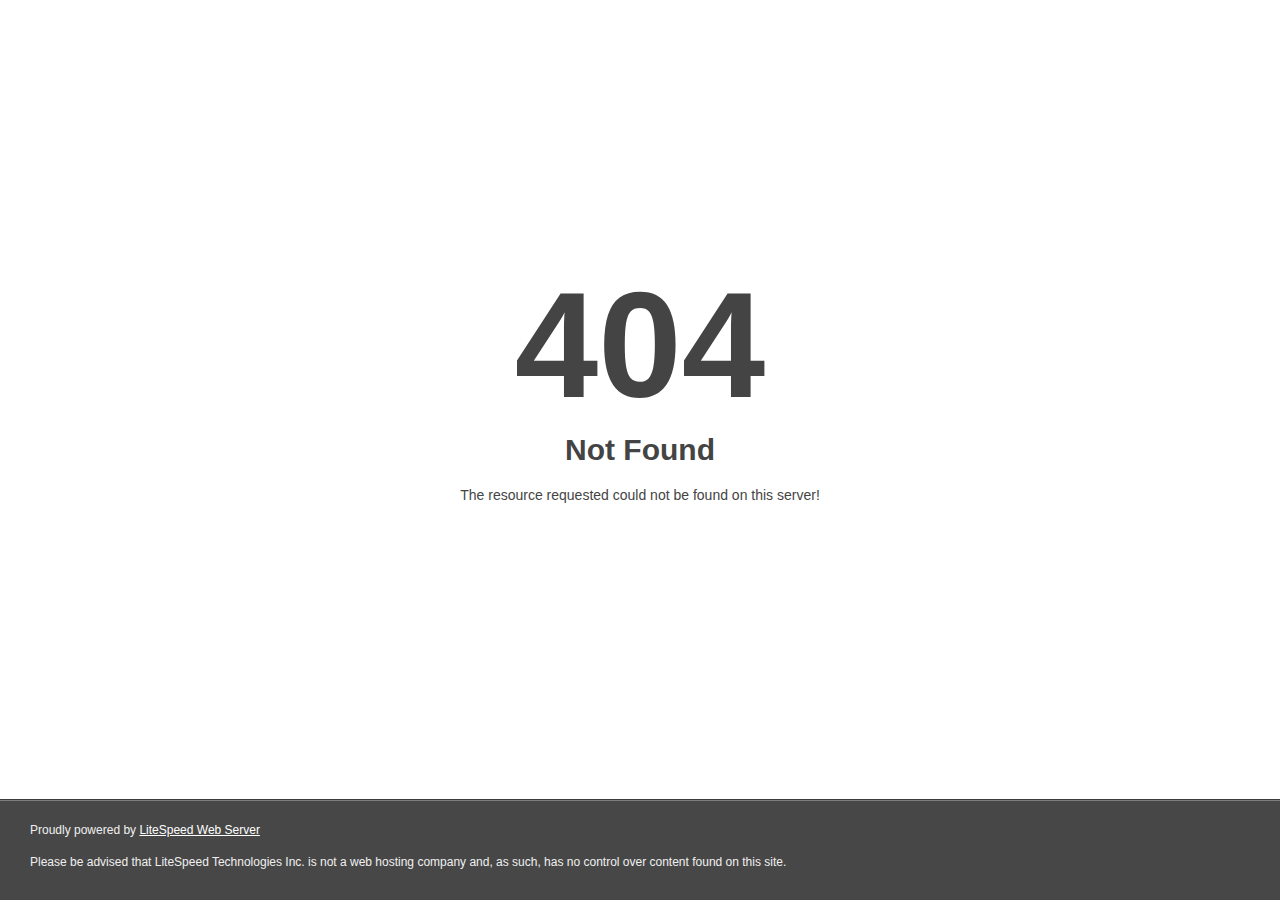
<file: assets/css/ajax-loader.html>
<!DOCTYPE html>
<html style="height:100%">
<head>
<meta name="viewport" content="width=device-width, initial-scale=1, shrink-to-fit=no" />
<title> 404 Not Found
</title></head>
<body style="color: #444; margin:0;font: normal 14px/20px Arial, Helvetica, sans-serif; height:100%; background-color: #fff;">
<div style="height:auto; min-height:100%; ">     <div style="text-align: center; width:800px; margin-left: -400px; position:absolute; top: 30%; left:50%;">
        <h1 style="margin:0; font-size:150px; line-height:150px; font-weight:bold;">404</h1>
<h2 style="margin-top:20px;font-size: 30px;">Not Found
</h2>
<p>The resource requested could not be found on this server!</p>
</div></div><div style="color:#f0f0f0; font-size:12px;margin:auto;padding:0px 30px 0px 30px;position:relative;clear:both;height:100px;margin-top:-101px;background-color:#474747;border-top: 1px solid rgba(0,0,0,0.15);box-shadow: 0 1px 0 rgba(255, 255, 255, 0.3) inset;">
<br>Proudly powered by  <a style="color:#fff;" href="http://www.litespeedtech.com/error-page">LiteSpeed Web Server</a><p>Please be advised that LiteSpeed Technologies Inc. is not a web hosting company and, as such, has no control over content found on this site.</p></div></body></html>
</file>
<file: assets/css/style.css>
/*-----------------------------------------------------------------------------------

    [Master Stylesheet]

    Project:    Energix - Solar Energy and Renewable Energy HTML Template
    
    Version:    1.0

-----------------------------------------------------------------------------------

    [Table of contents]
    
        1. header
        2. navbar
        3. hero-section
        4. button
        5. domestic
        6. heading
        7. battery-storage
        8. count
        9. recent-projects
        10. energix
        11. use-energix
        12. video
        13. process-solutions
        14. free-consultation
        15. client-reviews
        16. pricing-plans
        17. solar-energy
        18. nav-c-slider
        19. request-quote
        20. request-quote-form
        21. Recent News
        22. blog-text
        23. sponsors
        24. footer
        25. footer social-media
        26. about-energix
        27. contact-footer
        28. footer-bottom
        29. featured-area-two
        30. header.two
        31. slide-two-img
        32. energize-society
        33. about-two-content
        34. sectors
        35. use-energix.two
        36. request-quote-info
        37. team-info
        38. recent-projects-two
        39. client-reviews-text.two
        40. our-experts
        41. blog-text.two
        42. about-energix
        43. ul.link-style
        44. contact-info.two
        45. page-breadcrumb
        46. our-blog-text
        47. posts
        48. ul.recent-posts
        49. blog-detalis
        50. share-this
        51. comment
        52. pagination
        53. check style
        54. about-two-content
        55. history
        56. our-projects
        57. Services
        58. solar-system
        59. information
        60. clean-energy
        61. team
        62. team-text
        63. progressbar
        64. Accordion styles
        65. 404 pag
        66. contact
        67. mobile-search
        68. mobile-nav
        69. progress go to top
        70. latterbox
    
    
-----------------------------------------------------------------------------------*/
/* General Style */

@import url('https://fonts.googleapis.com/css2?family=Sora:wght@100;200;300;400;500;600;700;800&amp;display=swap');

html,body {
    font-family: 'Sora';
    overflow-x: hidden;
}
p
{
    font-size: 16px;
    line-height: 30px;
    color: #555;
    margin: 0;
    font-weight: 400;
}
*{
    margin: 0;
    padding: 0;
}
a,h2,h3,h4,h5,h6{
    color: #000;
    margin: 0;
}
a{
    text-decoration: none;
}
h1{
  font-size: 70px;
}
h2{
    font-size: 60px;
    line-height: 70px;
}
h3{
    font-size: 30px;
    line-height: 40px;
}
h4{
    font-size: 24px;
    line-height: 34px;
}
h5{
    font-size: 22px;
    line-height: 32px;
}
h6{
    font-size: 18px;
    line-height: 32px;
}
img{
    object-fit: cover;
}
.gap {
    padding: 120px 0;
}
.no-top{
    padding-top: 0;
}
.no-bottom{
    padding-bottom: 0;
}
ul{
    padding: 0;
    margin: 0;
}
li{
    display: block;
}
figure {
    overflow: hidden;
}
/* 1. header */
/* top-bar */
.top-bar-text {
    display: flex;
    align-items: center;
    justify-content: space-between;
}
.top-bar-text a {
    text-transform: capitalize;
    font-weight: bold;
}
.top-bar-text p, .top-bar-text a {
    font-weight: 400;
    text-transform: lowercase;
    color: white;
}
.top-bar-text a p:hover{
    color: #fe5716;
}
.top-bar-text li i{
    padding-right: 6px;
}
.top-bar-text li {
    padding-right: 30px;
}
.top-bar-mail{
    align-items: center;
}
.top-bar-mail i {
    background-color: #FE5716;
    width: 40px;
    height: 40px;
    border-radius: 50%;
    justify-content: center;
    align-items: center;
    display: flex;
    margin-right: 10px;
}
.top-bar {
    z-index: 4;
    position: relative;
    padding: 8px;
    padding-bottom: 61px;
}
/* 2. navbar */
.overlay {
  position: fixed;
  top: 0;
  left: 0;
  width: 100vw;
  height: 100vh;
  background-color: rgba(0, 0, 0, 0.9);
  z-index: -1;
  opacity: 0;
  transition: 1s all;
}
.navbar {
    display: flex;
    align-items: center;
    position: relative;
    justify-content: center;
}
.navbar-logo {
  color: #ff3f34;
  text-decoration: none;
  font-size: 25px;
  padding: 0px 20px;
}

.navbar-links {
  list-style-type: none;
  display: flex;
}
.navbar-links li a {
    display: block;
    text-decoration: none;
    color: #707070;
    padding: 10px 25px;
    transition: 0.4s all;
}
.navbar-links li.navbar-dropdown {
  position: relative;
}
.navbar-links li.navbar-dropdown:hover .dropdown {
    visibility: visible;
    opacity: 1;
    transform: translatex(0px);
    z-index: 1111;
    padding: 10px;
}
.navbar-links li.navbar-dropdown .dropdown {
    padding: 10px;
    visibility: hidden;
    opacity: 0;
    position: absolute;
    top: 100%;
    transform: translatex(24px);
    left: 0;
    width: 250px;
    background-color: #fff;
    box-shadow: 0px 10px 10px 3px hsl(0deg 0% 0% / 16%);
    z-index: 111;
    transition: 0.4s all;
    margin-top: 27px;
}
.navbar-links li.navbar-dropdown .dropdown:before {
    content: "";
    width: 40%;
    height: 5px;
    position: absolute;
    top: -5px;
    left: 0;
}
.navbar-links li.navbar-dropdown .dropdown a {
    padding-left: 20px;
    padding-top: 16px;
    padding-bottom: 16px;
    font-weight: 400;
    border: 0;
    position: relative;
    text-transform: capitalize;
    color: #000;
}
.navbar-links li.navbar-dropdown .dropdown li:nth-child(even) a {
    background-color: #ebebeb;
}
.navbar-links li.navbar-dropdown .dropdown  li a:hover:before{
    width: 100%;
        opacity: 1;
    visibility: visible;
}
.navbar-links li.navbar-dropdown .dropdown li a:hover{
    color: white;
}
.navbar-links li.navbar-dropdown .dropdown li:nth-child(even) a:hover{
    background-color: transparent;
    color: white;
}
.navbar-links li.navbar-dropdown .dropdown  li a:before {
    content: "";
    width: 0;
    height: 100%;
    position: absolute;
    top: 0;
    left: 0;
    opacity: 0;
    visibility: hidden;
    z-index: -1;
}
.desktop-nav nav .nav-bar ul > li ul.sub-menu li a:hover {
    color: white;
}
.navbar-links li.navbar-dropdown .dropdown a:not(:last-child):hover:after {
    width: 75%;
}
.navbar-links li > a {
    border-bottom: 5px solid transparent;
    font-weight: 600;
    color: black;
    text-transform: capitalize;
    font-size: 18px;
}
.menu-bar {
    display: flex;
    align-items: center;
    justify-content: space-between;
    background-color: #ffffff;
    border-radius: 54px;
    padding-left: 23px;
    margin-top: -52px;
    z-index: 111;
    position: relative;
}
a.search-btn svg {
    width: 30px;
    height: auto;
    display: flex;
}
a.header-button {
    background-color: #fe5716;
    color: white;
    font-weight: bold;
    padding: 40px 34px;
    border-radius: 70px;
    margin-left: 20px;
}
.logo {
    margin-top: -12px;
}
/* 3. hero-section */
.slider-hero {
    margin-top: -52px;
    position: relative;
}
.hero-section {
    position: relative;
    padding-top: 200px;
    padding-bottom: 160px;
    background-size: cover;
    background-position: center;
    overflow: hidden;
}
.featured-area-one h2 {
    color: white;
    font-weight: bold;
    text-transform: capitalize;
    padding-bottom: 10px;
    width: 90%;
}
.featured-area-one{
  position: relative;
  z-index: 11;
}
.featured-area-one h6 {
    color: #dadada;
    width: 74%;
    padding-bottom: 20px;
}
/* 4. button */
.button {
    background-color: #fe5716;
    display: inline-block;
    padding: 20px 40px;
    border-radius: 65px;
    color: white;
    font-weight: bold;
    width: auto;
    position: relative;
    z-index: 1;
}
.button:hover {
    color: #fe5716;
    background-color: transparent;
    z-index: 1;
}
.button:before {
    content: "";
    position: absolute;
    border: 3px solid #fe5716;
    width: 100%;
    height: 100%;
    left: 0;
    border-radius: 50px;
    top: 0;
    transform: scale(0.5);
    z-index: -1;
}
button.button {
    border: 0;
}
.button:hover:before{
    transform: scale(1);
}
.owl-item.active .hero-section h2 {
    animation-duration: 1.3s;
    animation-name: fadeInOne;
}
.owl-item.active .hero-section h6 {
    animation-duration: 1.6s;
    animation-name: fadeInOne;
}
.owl-item.active .hero-section a.button {
    animation-duration: 2s;
    animation-name: fadeInOne; 
}
.owl-item.active .hero-section:before {
    position: absolute;
    content: "";
    height: 640px;
    width: 1040px;
    border-radius: 417px;
    background-color: #17195acf;
    z-index: 2;
    transform: rotate(317deg);
    left: 30px;
    top: -7%;
    animation-duration: 1s;
    animation-name: fade-down;
}
@keyframes fade-down {
  0% {
    opacity: 0;
    -webkit-top: -100px;
    top: -100px;
  }
  40% {
    opacity: 0;
    -webkit-top: -80px;
    top: -80px;
  }
  100% {
    opacity: 1;
  }
}
@keyframes fadeInOne {
  0% {
    opacity: 0;
    -webkit-transform: translateY(100px);
    transform: translateY(100px);
  }
  40% {
    opacity: 0;
    -webkit-transform: translateY(80px);
    transform: translateY(80px);  }
  100% {
    opacity: 1;
    -webkit-transform: none;
    transform: none;  }
}
.slider-home-1.owl-carousel .owl-dots.disabled, .slider-home-1.owl-carousel .owl-nav.disabled {
    display: block;
    position: absolute;
    z-index: 1;
    bottom: 50px;
    right: 18%;
}
.slider-home-1.owl-carousel .owl-nav.disabled button i {
    background-color: #ffffff;
    width: 56px;
    height: 56px;
    display: flex;
    align-items: center;
    justify-content: center;
    border-radius: 50%;
    border: 1px solid #0a9642;
    line-height: 0;
    font-size: 20px;
}
.slider-home-1.owl-carousel .owl-nav.disabled button i:hover{
  background-color: #fe5716;
  border: 1px solid #fe5716;
}
.owl-theme .owl-nav [class*=owl-]:hover {
    background: #fe571600;
    color: #fff;
    text-decoration: none;
}

/* 5. domestic */
.domestic {
    padding: 50px 100px;
    border-radius: 30px;
    text-align: center;
}
.domestic p{
  color: white;
}
.domestic h3 {
    font-weight: bold;
    color: white;
    padding-top: 24px;
    padding-bottom: 10px;
}
.domestic.commercial{
  background-color: #17195A;
}
/* 6. heading */
.heading p {
    color: #fe5716;
    text-transform: uppercase;
    font-weight: bold;
    letter-spacing: 2px;
}
.heading .line {
    display: block;
    width: 83px;
    height: 3px;
    background-color: #fe5716;
    margin-bottom: 18px;
    margin-top: 4px;
}
.heading h2 {
    font-weight: 800;
    text-transform: capitalize;
    font-size: 56px;
    line-height: 66px;
    padding-bottom: 25px;
}
.renewable-group {
    width: 86%;
    margin-left: auto;
}
.renewable-group img {
  padding-top: 20px;
}
.renewable-group h3 {
    font-size: 34px;
    font-weight: bold;
    padding-top: 10px;
}
/* 7. battery-storage */
.battery-storage {
    position: relative;
    overflow: hidden;
}
.battery-storage.two img {
    height: 674px;
}
.battery-storage:before {
    content: "";
    position: absolute;
    background-color: black;
    width: 100%;
    height: 100%;
    border-radius: 30px;
    opacity: .6;
}
.battery-storage-text p {
    color: white;
}
.battery-storage img{
    border-radius: 30px;
    width: 100%;
}
.battery-storage-text {
    position: absolute;
    z-index: 11;
    bottom: 30px;
    left: 30px;
    transform: translateY(54px);
}
.battery-storage-text h3 {
    color: white;
    font-weight: bold;
    padding-bottom: 4px;
}
.battery-storage-text h3 {
    color: white;
    font-weight: bold;
    padding-bottom: 20px;
}
.battery-storage:hover .battery-storage-text{
  transform: translateY(0px);
}
.battery-storage i {
    background-color: #0a9642;
    width: 100px;
    height: 100px;
    display: flex;
    align-items: center;
    border-radius: 50%;
    justify-content: center;
    position: absolute;
    top: 30px;
    left: 30px;
}
.battery-storage:hover:before{
  background-color: #17195A;
}
.battery-storage:hover i {
    background-color: #fe5716;
}
.battery-storage:hover svg {
    transform: rotate3d(1, 1, 1, 360deg);
}
/* 8. count */
.count-title-text {
    display: flex;
    justify-content: space-between;
    padding-top: 100px;
    align-items: center;
    text-align: center;
}
.count-title-text span,.count-title-text h2 {
    font-size: 50px;
    font-weight: bold;
    padding-top: 25px;
}
.count-title-text p {
    width: 74%;
    margin: auto;
}
/* 9. recent-projects */
.recent-projects{
    background-color: #FAFAFA;
}
.recent-projects-text {
    background-color: white;
    box-shadow: -1px 10px 34px 1px rgba(0,0,0,0.15);
    -webkit-box-shadow: -1px 10px 34px 1px rgba(0,0,0,0.15);
    -moz-box-shadow: -1px 10px 34px 1px rgba(0,0,0,0.15);
    padding: 40px;
    border-radius: 30px;
    width: 70%;
    margin-top: -100px;
    z-index: 1;
    position: relative;
    margin-left: 40px;
}
.recent-projects-text h5 {
    font-weight: bold;
    padding-bottom: 30px;
}
.recent-projects-text h6 {
    font-size: 32px;
    font-weight: bold;
    display: inline;
    padding-right: 15px;
}
.recent-projects-text span {
    color: #666;
    font-weight: 500;
    text-transform: uppercase;
}
.recent-projects-text i:hover svg{
    fill: white;
}
.recent-projects-text i {
    width: 45px;
    height: 45px;
    display: flex;
    align-items: center;
    position: absolute;
    border: 1px solid #D9D9D9;
    border-radius: 50%;
    justify-content: center;
    right: 10px;
    bottom: 10px;
}
.recent-projects-text i:hover{
    background-color: #FE5716;
}
.recent-projects-img img{
    border-radius: 30px;
    width: 100%;
}
.recent-projects-img {
    margin-bottom: 55px;
    width: 97%;
}
.recent-projects-text:hover {
    box-shadow: -1px 10px 34px 1px rgb(0 0 0 / 0%);
    -webkit-box-shadow: -1px 10px 34px 1px rgb(0 0 0 / 0%);
    -moz-box-shadow: -1px 10px 34px 1px rgba(0,0,0,0.15);
}
.new-project button.owl-dot.active {
    background-color: #eb5014;
}
.new-project button.owl-dot {
    background-color: #D9D9D9;
    height: 6px;
    width: 33%;
    margin-bottom: 60px;
}

.new-project.owl-theme .owl-dots .owl-dot span, .owl-theme .owl-dots .owl-dot:hover span {
    background: #86979100;
}
/* 10. energix */
.energix {
    position: relative;
    background-position: bottom;
    background-repeat: no-repeat;
    background-size: cover;
}
.energix:before {
    top: 0;
    content: "";
    position: absolute;
    background-color: #fafafa;
    width: 100%;
    height: 100%;
    opacity: .95;
}
.heading {
    position: relative;
}
/* 11. use-energix */
.use-energix {
    position: relative;
    align-items: flex-start;
    margin-bottom: 44px;
}
.use-energix h6 {
    color: #666;
}
.use-energix i {
    background-color: white;
    width: 105px;
    height: 105px;
    display: flex;
    align-items: center;
    justify-content: center;
    border-radius: 50%;
    border: 3px solid #0A9642;
    position: relative;
    z-index: 1;
}
.use-energix-icon i:before {
    transform: rotate(100deg);
    width: 110px;
    height: 110px;
    position: absolute;
    background-color: white;
    content: "";
    border-radius: 64%;
    z-index: -15;
    border: 10px solid #0a9642;
    clip-path: inset(50% 0 0 50%);
}
.use-energix:hover .use-energix-icon i:before{
    transform: rotate(466deg);
}
.use-energix-icon {
    position: relative;
    margin-right: 20px;
}
.use-energix h4 {
    font-size: 26px;
    font-weight: bold;
    padding-bottom: 8px;
}
@keyframes rotateme {
    from {
        transform: rotate(0deg);
    }
    to { 
        transform: rotate(360deg);
    }
}
@-webkit-keyframes rotateme {
    from {
        -webkit-transform: rotate(0deg);
    }
    to { 
        -webkit-transform: rotate(360deg);
    }
}
/* 12. video */
.video {
    position: relative;
}
.video img{
    border-radius: 30px;
    width: 100%;
}
.video a {
    position: absolute;
    top: 50%;
    left: 50%;
    transform: translate(-50%, -50%);
}
.video i {
    animation: shadow-pulse 1s infinite;
    width: 94px;
    height: 94px;
    display: flex;
    align-items: center;
    justify-content: center;
    border-radius: 50%;
    border: 3px solid #fff;
    outline: 5px solid #0a9642;
}
.call-for {
    position: relative;
    width: 54%;
    border-radius: 30px;
    padding: 40px;
    border-top-right-radius: 0;
    border-bottom-right-radius: 0;
}
.call-for p{
    text-transform: uppercase;
    color: white;
    font-weight: bold;
}
.call-for a{
    color: white;
    font-size: 24px;
    font-weight: bold;
}
.call-for.mail-for {
    background-color: white;
    border-radius: 30px;
    margin-left: -25px;
}
.call-for.mail-for p{
    color: #666;
}
.call-for.mail-for a{
    color: #000;
}
/* 13. process-solutions */
.process-solutions .heading {
    text-align: center;
}
.process-solutions .heading h2 {
    width: 71%;
    margin: auto;
}
.process-solutions .heading .line {
    margin: auto;
    margin-bottom: 18px;
    margin-top: 4px;
}
/* 14. free-consultation */
.free-consultation-number {
    display: flex;
    align-items: center;
    background-color: #FAFAFA;
    justify-content: space-between;
    padding-left: 40px;
    border-radius: 30px;
}
.free-consultation-number span {
    font-size: 30px;
    font-weight: bold;
    padding: 38px 29px;
    border-radius: 30px;
    color: white;
}
.free-consultation-number h3 {
    font-size: 26px;
    font-weight: bold;
    line-height: 36px;
}
.free-consultation {
    border: 5px solid #D9D9D9;
    border-radius: 30px;
    padding: 25px;
    padding-left: 0;
    width: 95%;
    margin-left: auto;
    margin-top: 40px;
}
.process-solutions .heading {
    padding-bottom: 40px;
}
.free-consultation-number {
    display: flex;
    align-items: center;
    background-color: #FAFAFA;
    justify-content: space-between;
    padding-left: 50px;
    border-radius: 30px;
    margin-bottom: 26px;
    margin-left: -20px;
}
.free-consultation p {
    padding-left: 35px;
    padding-bottom: 50px;
}
.free-consultation svg {
    margin-left: 35px;
}
.free-consultation:hover .free-consultation-number span{
    background-color: #fe5716;
}
/* 15. client-reviews */
.client-reviews-text h3 {
    line-height: 46px;
    color: #666;
    padding-bottom: 30px;
}
.client-reviews-text h4 {
    font-size: 32px;
    font-weight: bold;
}
.client-reviews-text i {
    width: 80px;
    height: 80px;
    border-radius: 50%;
    justify-content: center;
    display: flex;
    align-items: center;
    margin-right: 20px;
}
/* 16. pricing-plans */
.pricing-plans {
    background-color: #fafafa;
    padding-bottom: 360px;
}
.pricing-plans .heading {
    text-align: center;
}
.pricing-plans .heading .line {
    margin: auto;
    margin-bottom: 18px;
    margin-top: 4px;
}
/* 17. solar-energy */
.solar-energy {
    position: relative;
    background-color: white;
    border-radius: 30px;
    padding: 50px;
    border: 5px solid #0A9642;
    z-index: 1;
    margin-top: 18px;
    margin-bottom: 18px;
}
.solar-energy:before {
    top: -17px;
    content: "";
    width: 86%;
    height: 17px;
    z-index: -30;
    position: absolute;
    border-radius: 83px;
    border-bottom-left-radius: 0;
    border-bottom-right-radius: 0;
    left: 7.5%;
}
.solar-energy:after {
    bottom: -17px;
    content: "";
    width: 86%;
    height: 17px;
    z-index: -30;
    position: absolute;
    border-radius: 83px;
    border-top-left-radius: 0;
    border-top-right-radius: 0;
    left: 7.5%;
}
.solar-energy h3 {
    font-size: 22px;
    text-transform: uppercase;
    font-weight: bold;
    padding-top: 25px;
    padding-bottom: 5px;
}
.solar-energy h2 {
    font-weight: bold;
}
.solar-energy sub {
    font-size: 16px;
    bottom: 0;
    padding-left: 6px;
    font-weight: 400;
    color: #666;
}
.solar-energy h2 {
    font-weight: bold;
}
.solar-energy sub {
    font-size: 16px;
    bottom: 0;
    padding-left: 6px;
    font-weight: 400;
    color: #666;
}
.solar-energy ul {
    padding-top: 25px;
    padding-bottom: 15px;
}
.solar-energy ul li {
    padding-bottom: 20px;
    align-items: center;
    display: flex;
    font-size: 16px;
    color: black;
}
.solar-energy ul li img {
    padding-right: 10px;
}
/* 18. nav-c-slider */
.nav-c-slider {
    position: relative;
    border: 14px solid #fafafa;
    border-radius: 100%;
    min-height: 530px;
    margin-right: 80px;
}
.nav-c-slider:before {
    content: "";
    width: 407px;
    height: 552px;
    background-color: white;
    position: absolute;
    top: -25px;
    right: 190px;
    z-index: 0;
}
.nav-c-slider a img{
    width: 80px;
    height: 80px;
    border-radius: 100px;
    border: 3px solid #fff;
    box-shadow: rgb(0 0 0 / 17%) 3px 6px 7px 0px;
    -webkit-box-shadow: rgb(0 0 0 / 17%) 3px 6px 7px 0px;
    -moz-box-shadow: rgb(0 0 0 / 17%) 3px 6px 7px 0px;
}
.nav-c-slider a img,
.slider-main-img img{
    object-fit: cover;
}
.nav-c-slider a{
    position: absolute;
}
.nav-c-slider a:nth-child(1) {
    top: 0%;
    right: 9%;
}
.nav-c-slider a:nth-child(2) {
    top: 20%;
    right: -6%;
}
.nav-c-slider a:nth-child(3) {
    top: 44%;
    right: -11%;
}
.nav-c-slider a:nth-child(4) {
    top: 68%;
    right: -2%;
}
.nav-c-slider a:nth-child(5) {
    top: 84%;
    right: 14%;
}
.slider-main-img {
    position: absolute;
    left: 50%;
    top: 50%;
    transform: translate(-50%, -50%);
    -webkit-transform: translate(-50%, -50%);
    -moz-transform: translate(-50%, -50%);
    -o-transform: translate(-50%, -50%);
}
.slider-main-img img {
    width: 440px;
    height: 440px;
    border-radius: 100%;
}
a.next-slide:before,
a.next-slide.nav-active:before {
    content: "";
    width: 80px;
    height: 80px;
    position: absolute;
    top: 0;
    left: 0;
    opacity: 0;
    visibility: hidden;
    border-radius: 100px;
    z-index: 1;
}
.next-slide:hover:before,
a.next-slide.nav-active:hover:before,
a.next-slide.nav-active:before{
    visibility: visible;
    opacity: 0.8;
}
a.next-slide.nav-active {
    transform: rotate(30deg);
    -webkit-transform: rotate(30deg);
    -moz-transform: rotate(30deg);
    -o-transform: rotate(30deg);
}
/* Circle Slider End */
/* 19. request-quote */
.request-quote {
    border-radius: 30px;
    padding: 70px;
    position: relative;
    margin-top: -227px;
}
.request-quote .heading h2 {
    font-size: 50px;
    color: white;
}
.request-quote .heading h6 {
    font-size: 16px;
    color: white;
}
.request-quote:before {
    content: "";
    position: absolute;
    top: 0;
    width: 100%;
    height: 100%;
    border-radius: 30px;
    background-color: #17195ad9;
    left: 0;
}
/* 20. request-quote-form */
form.request-quote-form {
    position: relative;
}
form.request-quote-form input,form.request-quote-form textarea {
    width: 100%;
    height: 60px;
    border-radius: 60px;
    border: 0;
    outline: none;
    padding-left: 30px;
    margin-bottom: 16px;
}
form.request-quote-form textarea {
    height: 115px;
    padding-top: 20px;
    border-radius: 20px;
    margin-bottom: 16px;
}
form.request-quote-form {
    position: relative;
    padding: 40px;
    border-radius: 20px;
    margin-bottom: -128px;
}
/* 21. Recent News */
.blog-img {
    position: relative;
    margin-bottom: 10px;
}
.blog-img img {
    width: 100%;
    border-radius: 30px;
}
.admin img {
    border-radius: 50%;
    margin-right: 10px;
}
.blog-img h6 a{
    color: white;
}
.blog-img h6 {
    font-size: 14px;
    display: inline;
    padding: 18px 20px;
    border-radius: 31px;
    position: absolute;
    left: 10px;
    bottom: 10px;
    line-height: 0;
    font-weight: bold;
    color: white;
}
/* 22. blog-text */
.blog-text span {
    font-size: 14px;
    padding-right: 30px;
    text-transform: capitalize;
}
.blog-text > span {
    padding-right: 0;
    color: #666;
    border-bottom: 1px solid #666;
    line-height: 36px;
    text-transform: uppercase;
    letter-spacing: 1px;
}
.blog-text h4 {
    font-size: 26px;
    font-weight: bold;
    padding-bottom: 26px;
    text-transform: capitalize;
}
.blog-update a.button {
    margin-top: 50px !important;
}
/* 23. sponsors */
.sponsors {
    display: flex;
    align-items: center;
    justify-content: space-between;
}
.partners h3 {
    text-align: center;
    font-weight: bold;
    font-size: 26px;
    text-transform: uppercase;
    border-bottom: 1px solid;
    line-height: 22px;
    display: table;
    margin: auto;
    margin-bottom: 30px;
}
.sponsors img {
    box-shadow: 0px 10px 18px 0px rgba(0,0,0,0.1);
    -webkit-box-shadow: 0px 10px 18px 0px rgba(0,0,0,0.1);
    -moz-box-shadow: 0px 0px 28px 0px rgba(0,0,0,0.1);
    border-radius: 30px;
}
/* 24. footer */
footer.one {
    position: relative;
    background-repeat: no-repeat;
    background-size: cover;
    background-position: center;
    padding-top: 100px;
}
footer.one:before {
    content: "";
    position: absolute;
    top: 0;
    width: 100%;
    height: 100%;
    background-color: #17195a;
    mix-blend-mode: multiply;
    opacity: .9;
}
footer.one .logo {
    margin-top: -12px;
    z-index: 1;
    position: relative;
}
/* 25. footer social-media */
.social-media li a {
    color: white;
    font-weight: bold;
    text-transform: capitalize;
}
.social-media li a:hover,.footer-bottom li a:hover{
    color: #fe5716;
}
.social-media li {
    padding-right: 20px;
}
.social-media li i {
    padding-right: 8px;
}
.social-media {
    margin-top: 40px;
}
/* 26. about-energix */
.about-energix {
    position: relative;
}
.about-energix p {
    color: white;
}
.about-energix a p:hover{
    color: #FE5716;
}
.about-energix h5 {
    text-transform: capitalize;
    color: #fafafa;
    font-weight: bold;
    padding-bottom: 20px;
}
.about-energix input::placeholder{
    color: #fff;
}
.about-energix input {
    width: 100%;
    background-color: transparent;
    border: 3px solid #9F9F9F;
    height: 60px;
    padding-left: 30px;
    border-radius: 38px;
    color: #fff;
    outline: none;
}
.about-energix form{
    position: relative;
    margin-top: 16px;
}
.about-energix form .button {
    position: absolute;
    right: 6px;
    padding: 0;
    height: 48px;
    width: 48px;
    top: 6px;
}
/* 27. contact-footer */
.contact-footer {
    padding-top: 100px;
    position: relative;
}
.use-energix-icon i:before{
    transition: .7s ease-in-out;
}
.contact-info {
    border-radius: 62px;
    padding: 10px;
    align-items: center;
    display: flex;
}
.contact-info i {
    width: 74px;
    height: 74px;
    background-color: #fe5716;
    display: flex;
    align-items: center;
    justify-content: center;
    border-radius: 50%;
    margin-right: 10px;
}
.contact-info h4 {
    font-size: 18px;
    color: white;
    font-weight: bold;
}
.contact-info p {
    font-size: 16px;
    color: white;
}
/* 28. footer-bottom */
.footer-bottom {
    position: relative;
    display: flex;
    justify-content: space-between;
    padding-top: 40px;
    padding-bottom: 40px;
}
.footer-bottom ul{
    display: flex;
    align-items: center;
}
.footer-bottom li a {
    color: white;
    margin-left: 40px;
}
.footer-bottom p {
    color: white;
}
/* 29. featured-area-two */
.featured-area-two {
    padding-top: 230px;
    position: relative;
    background-repeat: no-repeat;
    background-size: cover;
    background-position: center;
    padding-bottom: 60px;
}
.banner {
    padding-top: 170px;
    position: relative;
    background-position: center;
    background-size: cover;
    background-repeat: no-repeat;
    margin-top: -53px;
}
.featured-area-two:before,.banner:before {
    content: "";
    position: absolute;
    top: 0;
    width: 100%;
    height: 100%;
    background-color: #17195a;
    left: 0;
    mix-blend-mode: multiply;
    opacity: 0.9;
}
/* 30. header.two */
header.two {
    width: 100%;
    position: absolute;
}
header.two .top-bar {
    background-color: transparent;
}
header.two .menu-bar {
    padding-left: 0;
}
header.two a.header-button {
    background-color: #fe5716;
    color: white;
    font-weight: bold;
    padding: 22px 34px;
    border-radius: 70px;
    margin-left: 20px;
}
header.two .logo {
    background-color: #fff;
    padding: 20px;
    margin-top: 0;
    border-radius: 61px;
    padding-top: 15px;
    padding-left: 30px;
    padding-right: 30px;
}
header.two .navbar-links li > a {
    color: white;
}
header.two .menu-bar{
    position: relative;
}
header.two .menu-bar:before {
    position: absolute;
    background-color: #0a9642;
    width: 100%;
    height: 100%;
    content: "";
    border-radius: 73px;
    left: 20%;
    z-index: -1;
}
header.two a.search-btn svg {
    fill: white;
}
.featured-area-two .featured-area-one h6 {
    padding-bottom: 36px;
}
/* 31. slide-two-img */
.slide-two-img img {
    border-radius: 50%;
    width: 100%;
}
.slide-two-img {
    position: relative;
    margin-right: 44px;
    margin-bottom: 38px;
}
.slide-two-img figure{
    position: relative;
}
.slide-two-img:before {
    transform: rotate(91deg);
    width: 676px;
    height: 676px;
    position: absolute;
    content: "";
    border-radius: 64%;
    z-index: 15;
    border: 70px solid #0a9642;
    clip-path: inset(26% 0 0 35%);
    left: -20px;
    top: 20px;
}
.two-slider {
    position: relative;
}
.experts-slider.owl-theme .owl-dots .owl-dot.active span,
.two-slider.owl-theme .owl-dots .owl-dot.active span {
    background: transparent;
    border: 5px solid #FE5716;
    padding: 4px;
    margin: 4px;
}
.experts-slider.owl-theme .owl-dots .owl-dot span,
.two-slider.owl-theme .owl-dots .owl-dot span {
    background: #b5b5b5;
    border: 8px solid #b5b5b5;
}
.two-slider{
    position: relative;
}
.two-slider .owl-dots {
    position: absolute;
    left: 0%;
    bottom: 20px;
    width: 9%;
}
/* 32. energize-society */
.energize-society {
    margin-right: 64px;
    position: relative;
}
.energize-society img {
    border-radius: 50%;
    width: 100%;
}
.energize-society:before {
    transform: rotate(22deg);
    width: 645px;
    height: 645px;
    position: absolute;
    content: "";
    border-radius: 64%;
    z-index: 15;
    border: 70px solid #0a9642;
    clip-path: inset(26% 0 0 35%);
    top: -14px;
    -webkit-animation-name: rotateme;
    -webkit-animation-duration: 88s;
    -webkit-animation-iteration-count: infinite;
    -webkit-animation-timing-function: linear;
}
/* 33. about-two-content */
.about-two-content p {
    width: 85%;
    padding-bottom: 40px;
}
.about-two-content i {
    width: 70px;
    height: 70px;
    background-color: #0a9642;
    display: flex;
    align-items: center;
    justify-content: center;
    border-radius: 50%;
    margin-right: 20px;
}
.about-two-content h2,.about-two-content span {
    font-size: 80px;
    font-weight: bold;
    line-height: 70px;
}
.about-two-content h6 {
    color: #666;
    font-weight: bold;
}
/* 34. sectors */
.sectors a i {
    width: 40px;
    height: 40px;
    display: flex;
    align-items: center;
    border: 3px solid #cbcbcb;
    justify-content: center;
    border-radius: 50%;
    color: #000;
    margin-right: 10px;
    font-size: 17px;
    line-height: 0;
}
.sectors a{
    display: flex;
    align-items: center;
    font-weight: bold;
    text-transform: uppercase;
}
.sectors{
    position: relative;
}
.sectors h4 {
    position: absolute;
    top: 10px;
    left: 10px;
    border-radius: 50px;
    line-height: 0;
    padding: 24px;
    width: -webkit-fill-available;
    margin-right: 10px;
    color: white;
    font-weight: bold;
}
.sectors img {
    width: 100%;
}
.sectors p {
    padding-top: 10px;
    padding-bottom: 26px;
    width: 96%;
}
.section-solar-energy {
    background-color: #fafafa;
    padding-bottom: 150px;
}
/* 35. use-energix.two */
.use-energix.two {
    text-align: center;
    margin-bottom: 0;
}
.use-energix.two i {
    width: 125px;
    height: 125px;
    margin: auto;
    margin-bottom: 25px;
}
.use-energix.two .use-energix-icon i:before{
    display: none;
}
.video.two{
    position: relative;
}
.video.two:after {
    bottom: -20px;
    content: "";
    width: 86%;
    height: 20px;
    position: absolute;
    border-radius: 83px;
    border-top-left-radius: 0;
    border-top-right-radius: 0;
    left: 7.5%;
}
.use-energix.two h4 {
   width: 92%;
   margin: auto;
}
/* 36. request-quote-info */
.section-solar-energy .request-quote{
    margin-top: 120px;
}
.request-quote-info {
    position: relative;
    display: flex;
}
.request-quote-info h4,.request-quote-info p {
    font-size: 18px;
    color: white;
}
.request-quote-info i {
    width: 56px;
    height: 56px;
    display: flex;
    align-items: center;
    justify-content: center;
    padding: 12px;
    border-radius: 50%;
    margin-right: 14px;
    margin-left: 30px;
}
.arista-square-img {
    position: relative;
    margin-top: -60px;
    margin-bottom: -172px;
    z-index: 1;
}
.request-quote.two {
    position: relative;
    background-size: cover;
    background-position: center;
}
.request-quote.two:after {
    bottom: -32px;
    content: "";
    width: 94%;
    height: 32px;
    position: absolute;
    border-radius: 100px;
    border-top-left-radius: 0;
    border-top-right-radius: 0;
    left: 2.5%;
}
/* 37. team-info */
.team-data {
    display: flex;
    align-items: center;
    width: 98%;
    margin: auto;
    border: 5px solid #0a9642;
    border-radius: 34px;
    padding-left: 30px;
}
.team-info span {
    font-size: 16px;
    color: #fe5716;
    border-bottom: 1px solid;
    display: inline;
    text-transform: uppercase;
}
.team-info h5 span {
    border: 0;
    font-size: 50px;
    font-weight: bold;
}
.team-info h5{
    font-size: 50px;
    font-weight: bold;
    line-height: 60px;
}
.team-info h6 {
    color: #949494;
    text-transform: uppercase;
    font-size: 14px;
    line-height: 24px;
    font-weight: bold;
}
.team-info li img{
    margin-right: 10px;
}
.team-info li {
    display: flex;
    font-size: 18px;
    padding-bottom: 14px;
    color: #666;
    font-weight: 400;
}
.team-info li {
    display: flex;
}
.team-info h4 {
    font-size: 30px;
    font-weight: bold;
    line-height: 40px;
    padding-top: 8px;
    padding-bottom: 15px;
}
.team-info ul {
    padding-bottom: 25px;
}
.team-image img {
    border-radius: 30px;
}
/* 38. recent-projects-two */
.recent-projects-two .owl-nav {
    position: absolute;
    top: -100px;
    right: 0;
}
.recent-projects-two .owl-nav i {
    display: flex;
    width: 70px;
    height: 70px;
    border: 3px solid #0A9642;
    border-radius: 50%;
    align-items: center;
    justify-content: center;
    font-size: 22px;
    margin-left: 10px;
}
.recent-projects-two .owl-nav i:hover{
    background-color: #FE5716;
    border: 3px solid #FE5716;
    color: white;
}
/* 39. client-reviews-text.two */
.client-reviews-text.two {
    width: 65%;
    text-align: center;
    margin: auto;
}
.client-reviews-text.two h5 {
    font-size: 24px;
    line-height: 40px;
    padding-bottom: 24px;
}
.client-reviews-text.two i {
   margin: auto;
   margin-bottom: 24px;
}
.client-reviews-text.two span {
    font-weight: bold;
    color: #fe5716;
}
.slider-nav.slick-initialized.slick-slider.slick-dotted {
    width: 64%;
    margin: auto;
    margin-top: 40px;
}
.slick-slide img {
    display: block;
    margin: auto;
    border-radius: 50px;
}
.slider-nav__item.slick-slide.slick-current{
    position: relative;
}
.slider-nav__item.slick-slide.slick-current:before {
    left: 19%;
    content: "";
    background-color: #01bd71b8;
    width: 97px;
    height: 100%;
    position: absolute;
    margin: auto;
    border-radius: 62px;
}
.slider-nav__item.slick-slide.slick-current:after {
    left: 21%;
    content: "";
    border: 3px solid #fff;
    width: 91px;
    height: 106px;
    position: absolute;
    margin: auto;
    border-radius: 62px;
    top: 3px;
}
/* 40. our-experts */
.our-experts{
    position: relative;
}
.our-experts:before{
    width: 100%;
    height: 100%;
    top: 0;
    position: absolute;
    opacity: .9;
    left: 0;
    content: "";
    background-color: #fff;
}
.our-experts-text:before {
    right: 0;
    content: "";
    position: absolute;
    background-color: white;
    width: 84%;
    height: 72%;
    z-index: 0;
    border-radius: 30px;
    margin-right: auto;
    top: 0;
    box-shadow: -21px 0px 35px 1px rgba(0,0,0,0.1);
-webkit-box-shadow: -21px 0px 35px 1px rgba(0,0,0,0.1);
-moz-box-shadow: -21px 0px 35px 1px rgba(0,0,0,0.1);
}
.our-experts-text {
    position: relative;
}
.our-experts-text img {
    border-radius: 50%;
    position: relative;
}
.our-experts-img {
    margin-right: 40px;
    position: relative;
}
.our-experts-text i {
    width: 40px;
    height: 40px;
    background-color: white;
    display: flex;
    align-items: center;
    border-radius: 50%;
    justify-content: center;
    margin-right: 10px;
}
.our-experts-text {
    position: relative;
    display: flex;
    align-items: center;
    width: 95%;
    margin-bottom: 35px;
}
.our-experts-text h3{
    font-weight: bold;
    position: relative;
}
.our-experts-text span{
    color: #FE5716;
    text-transform: capitalize;
    font-weight: 500;
    position: relative;
}
.mail-to {
    position: relative;
    background-color: #f1f1f1;
    border-radius: 36px;
    align-items: center;
    padding: 2px;
    margin-top: 30px;
    margin-bottom: 50px;
}
.mail-to a:hover{
    color: #FE5716;
}
.our-experts-text p a {
    display: flex;
    align-items: center;
    font-weight: bold;
    color: #666;
    text-transform: capitalize;
}
.our-experts-text p a i{
    width: auto;
    height: auto;
    margin-right: 10px;
}
.our-experts-img:before {
    transform: rotate(88deg);
    width: 330px;
    height: 330px;
    position: absolute;
    content: "";
    border-radius: 64%;
    z-index: 15;
    border: 32px solid #0a9642;
    clip-path: inset(26% 0 0 35%);
    top: -14px;
}
.partners {
    position: relative;
}
.sponsors.two {
    justify-content: flex-start;
}
.sponsors.three {
    justify-content: flex-end;
}
.sponsors.two img {
    margin-right: 30px;
    margin-bottom: 30px;
}
.sponsors.three img {
    margin-right: 30px;
}
/* 41. blog-text.two */
.blog-text.two h6 a{
    color: white;
}
.blog-text.two h6 {
    font-size: 14px;
    display: inline;
    padding: 18px 20px;
    border-radius: 31px;
    position: relative;
    line-height: 0;
    font-weight: bold;
    color: white;
    margin-right: 20px;
}
.blog-text.two p {
    padding-bottom: 30px;
}
.blog-text.two h4 {
    padding-bottom: 12px;
}
.blog-text-two-text {
    padding: 50px;
    border: 3px solid #dadada;
    border-radius: 30px;
    border-bottom: 0;
    border-bottom-left-radius: 0;
    border-bottom-right-radius: 0;
    margin-bottom: -22px;
    padding-bottom: 72px;
}
.blog-text-two-text > span {
    text-transform: uppercase;
    border-bottom: 1px solid;
    padding: 0;
    color: #666;
    margin-bottom: 10px;
    display: inline-block;
}
.blog-text-two-text.two {
    padding: 50px;
    border: 0;
    background-color: #fafafa;
    border-radius: 30px;
}
.mt-60 {
    margin-top: 60px;
}
.mb-80 {
    margin-bottom: 80px;
}
.logo p {
    color: white;
    padding-top: 20px;
}
/* 42. about-energix */
.about-energix h6{
    font-size: 22px;
    font-weight: bold;
    padding-bottom: 6px;
    color: white;
}
.about-energix .line {
    display: block;
    width: 70px;
    height: 4px;
    background-color: #fe5716;
    margin-bottom: 26px;
}
.about-energix .top-bar-mail {
    margin-bottom: 22px;
}
/* 43. ul.link-style */
ul.link-style {
    position: relative;
    display: flex;
    width: 100%;
    flex-wrap: wrap;
    color: #ccc;
    padding-top: 5px;
}
ul.link-style li {
    width: 50%;
    display: flex;
    align-items: center;
    padding-bottom: 35px;

}
ul.link-style li i {
    font-size: 14px;
    color: #FE5716;
}
ul.link-style li a {
    color: #fafafa;
    line-height: 0;
    margin-left: 16px;
}
ul.link-style li a:hover{
    color: #FE5716;
}
/* 44. contact-info.two */
.contact-info.two i {
    background-color: transparent;
    width: auto;
    height: auto;
}
.contact-info.two h3 {
    color: #fff;
    font-weight: bold;
    padding-left: 10px;
}
.contact-info.two {
    border-radius: 30px;
    padding: 30px 42px;
    justify-content: space-between;
}
.contact-info.two input {
    height: 60px;
    padding-left: 30px;
    border-radius: 44px;
    border: 0;
    outline: none;
    width: 540px;
    margin-right: 10px;
}
/* 45. page-breadcrumb */
.page-breadcrumb {
    position: relative;
    bottom: 0;
    width: 100%;
    padding: 18px 32px;
    border-radius: 40px;
    margin-top: 40px;
    transform: translateY(25px);
}
.banner-text p {
    color: #dadada;
    width: 34%;
    padding-top: 14px;
}
.page-breadcrumb li {
    position: relative;
    display: inline-block;
    margin-right: 20px;
    padding-right: 20px;
    color: #fff;
    font-weight: bold;
    font-size: 16px;
    text-transform: capitalize;
}
.page-breadcrumb li:after {
  position: absolute;
  content: "|";
  right: -6px;
  top: 1px;
  color: #fff;
  font-size: 14px;
}
.page-breadcrumb li:last-child {
  padding-right: 0px;
  margin-right: 0px;
}
.page-breadcrumb li:last-child::after {
  display: none;
}
.page-breadcrumb li a {
  font-weight: bold;
  text-transform: capitalize;
  transition: all 0.3s ease;
  -moz-transition: all 0.3s ease;
  -webkit-transition: all 0.3s ease;
  -ms-transition: all 0.3s ease;
  -o-transition: all 0.3s ease;
  font-size: 16px;
  color: white;
  text-transform: capitalize;
}
.page-breadcrumb li a:hover {
  color: #ffffff;
}
.banner-text {
    position: relative;
}
.banner-text h2 {
    font-size: 70px;
    font-weight: bold;
    color: white;
    line-height: 80px;
    text-transform: capitalize;
}
/* 46. our-blog-text */
.our-blog-text h2 {
    font-size: 36px;
    text-transform: capitalize;
    line-height: 46px;
    font-weight: bold;
    padding-bottom: 10px;
}
.our-blog-text-img .admin {
    background-color: #fff;
    align-items: center;
    width: fit-content;
    padding: 4px;
    border-radius: 40px;
    padding-right: 30px;
    position: absolute;
    bottom: 10px;
    left: 10px;
}
.our-blog-text-img h5 {
    font-size: 14px;
    color: #666;
}
.our-blog-text > span {
    text-transform: uppercase;
    border-bottom: 1px solid;
    padding: 0;
    color: #666;
    margin-bottom: 10px;
    display: inline-block;
}
.our-blog-text  h6 a{
    color: white;
}
.our-blog-text a{
    display: flex;
    align-items: center;
    font-weight: bold;
    text-transform: uppercase;
}
.our-blog-text a i {
    width: 40px;
    line-height: 0;
    height: 40px;
    display: flex;
    align-items: center;
    border: 3px solid #cbcbcb;
    justify-content: center;
    border-radius: 50%;
    color: #000;
    margin-right: 10px;
    font-size: 17px;
}
.our-blog-text h6 {
    font-size: 14px;
    display: inline;
    padding: 18px 20px;
    border-radius: 31px;
    position: relative;
    line-height: 0;
    font-weight: bold;
    color: white;
    margin-right: 20px;
}
.our-blog-text p {
    padding-top: 22px;
    padding-bottom: 22px;
    width: 90%;
}
.our-blog-text-img > img {
    width: 100%;
    border-radius: 30px;
}
.our-blog-text-img {
    position: relative;
    margin-bottom: 26px;
}
.our-blog-text {
    margin-bottom: 40px;
}
/* 47. posts */
.posts h4 {
    font-weight: bold;
}
.posts {
    border: 1px solid #cacaca;
    border-radius: 30px;
    padding: 40px;
    box-shadow: 6px 6px 0px 0px rgba(231,231,231,0.75);
    -webkit-box-shadow: 6px 6px 0px 0px rgba(231,231,231,0.75);
    -moz-box-shadow: 6px 6px 0px 0px rgba(231,231,231,0.75);
}
.posts .line {
    width: 100%;
    height: 4px;
    background-color: #E7E7E7;
    display: block;
    margin-top: 10px;
    position: relative;
    border-radius: 30px;
    margin-bottom: 24px;
}
.posts .line:before {
    width: 25%;
    border-radius: 35px;
    height: 4px;
    background-color: #FE5716;
    display: block;
    content: "";
    position: absolute;
}
/* 48. ul.recent-posts */
ul.recent-posts li span {
    color: #fe5716;
    font-weight: bold;
    text-transform: capitalize;
    padding-top: 6px;
    display: block;
}
ul.recent-posts li a:hover{
    color: #fe5716;
}
ul.recent-posts li:not(:last-child) {
    border-bottom: 1px solid #E7E7E7;
    padding-bottom: 25px;
    margin-bottom: 25px;
}
ul.recent-posts li a {
    text-transform: capitalize;
    font-size: 16px;
    font-weight: bold;
    display: block;
}
ul.recent-posts li {
    align-items: center;
    display: flex;
    justify-content: space-between;
}
ul.recent-posts li a {
    text-transform: capitalize;
    font-size: 16px;
    font-weight: bold;
    display: block;
    width: 86%;
}
ul.recent-posts li:hover i {
    transform: rotate(360deg);
    color: white;
    background-color: #fe5716;
}
ul.recent-posts li i {
    align-items: center;
    display: flex;
    width: 34px;
    height: 34px;
    justify-content: center;
    border-radius: 50%;
    background-color: #F8F8F8;
    transform: rotate(323deg);
}
ul.recent-comments li p {
    border-bottom: 1px solid #444;
    display: inline;
    color: #444;
}
ul.recent-comments li:not(:last-child) {
    border-bottom: 1px solid #E7E7E7;
    padding-bottom: 20px;
    margin-bottom: 20px;
}
ul.recent-comments li span {
    color: #000;
    font-weight: bold;
    display: block;
    padding-bottom: 4px;
}
ul.categories li a {
    display: flex;
    align-items: center;
    justify-content: space-between;
}
ul.categories li:not(:last-child) {
    border-bottom: 1px solid #E7E7E7;
    padding-bottom: 4px;
    margin-bottom: 16px;
}
ul.categories li a:hover{
    color: #FE5716;
}
ul.categories.meta li a {
    font-weight: 600;
}
/* 49. blog-detalis */
.blog-text p{
    width: 97%;
}
.custom-listing-stlyes li {
    font-size: 15px;
    font-family: 'Epilogue';
    font-weight: 600;
    color: #555;
    display: flex;
    align-items: center;
    padding-bottom: 14px;
}
.custom-listing-stlyes {
    margin-top: 30px;
}
.custom-listing-stlyes .bol {
    display: block;
    width: 15px;
    height: 15px;
    border: 5px solid #0A9642;
    border-radius: 50%;
    margin-right: 12px;
}
ul.custom-listing-stlyes h4 {
    font-weight: bold;
    font-size: 24px;
}
.blog-details-text .video {
    margin-top: 35px;
    margin-bottom: 35px;
}
.blog-details-text h2 {
    font-size: 40px;
    line-height: 60px;
    border-bottom: 1px solid;
    display: inline;
    font-weight: bold;
}
.blog-details-text > h4 {
    font-weight: bold;
    font-weight: bold;
    padding-top: 20px;
    padding-bottom: 20px;
}
/* 50. share-this */
.share-this li a {
    font-size: 16px;
    color: #444;
    font-weight: bold;
    margin: 0px 10px;
    border-bottom: 1px solid;
}
.share-this h6 {
    padding-right: 20px;
}
.share-this ul {
    display: flex;
    flex-wrap: wrap;
}
.share-this li {
    margin-left: 10px;
}
.share-this {
    border-radius: 30px;
    border: 1px solid #C1C1C1;
    padding: 20px 30px;
    display: flex;
    align-items: center;
    margin-top: 40px;
    box-shadow: 6px 6px 0px 0px rgba(231,231,231,0.75);
    -webkit-box-shadow: 6px 6px 0px 0px rgba(231,231,231,0.75);
    -moz-box-shadow: 6px 6px 0px 0px rgba(231,231,231,0.75);
}
/* 51. comment */
.comment {
    margin-top: 40px;
    padding: 40px 30px;
    border: 1px solid #c1c1c1;
    border-radius: 30px;
    box-shadow: 6px 6px 0px 0px rgba(231,231,231,0.75);
    -webkit-box-shadow: 6px 6px 0px 0px rgba(231,231,231,0.75);
    -moz-box-shadow: 6px 6px 0px 0px rgba(231,231,231,0.75);
}
.single-comment {
    background-color: white;
    display: flex;
    position: relative;
    border-radius: 30px;
    align-items: center;
    padding-right: 40px;
    margin-bottom: 20px;
    background-color: #fafafa;
    border: 1px solid #C1C1C1;
}
.single-comment h4 {
    padding-right: 20px;
    font-weight: bold;
}
li.single-comment.children {
    margin-left: 40px;
}
.comment .single-comment:before {
    display: none;
}
.single-comment a {
    position: absolute;
    right: 0px;
    padding: 10px 20px;
    top: 0;
    color: white;
    text-transform: capitalize;
    border-radius: 33px;
    background-color: #FE5716;
}
li.single-comment span {
    text-transform: uppercase;
    font-weight: 600;
    border-bottom: 1px solid;
    line-height: 15px;
}
li.single-comment img {
    border-radius: 30px;
}
li.single-comment p {
    padding-top: 10px;
    color: #444;
}
.comment > h4 {
    font-weight: bold;
    padding-bottom: 12px;
    color: #000;
    text-transform: capitalize;
}
.comment.leave > h4 {
    padding-bottom: 0;
}
.comment.leave p {
    color: #444;
}
.comment.leave input,.comment.leave textarea {
    width: 100%;
    height: 60px;
    border-radius: 44px;
    background-color: #fafafa;
    padding-left: 30px;
    border: 1px solid #C1C1C1;
    outline: none;
    margin-top: 20px;
    color: #000;
}
.comment.leave input::placeholder,.comment.leave textarea::placeholder{
    color: #000;
}
.comment.leave textarea{
    height: 160px;
    padding-top: 20px;
}
/* 52. pagination */
ul.pagination li a {
    width: 60px;
    border-radius: 50%;
    height: 60px;
    display: flex;
    align-items: center;
    border: 1px solid #bdbdbd;
    justify-content: center;
    color: black;
}
ul.pagination li a:hover {
    background-color: #fe5716;
    border: 1px solid #fe5716;
    color: #fff;
}
ul.pagination li span {
    width: 4px;
    height: 4px;
    background-color: rgb(0 0 0);
    margin: 0 2px;
    display: inline-flex;
}
ul.pagination{
    align-items: center;
}
ul.pagination li.prev a {
    font-size: 16px;
    color: white;
    border: 0;
}
ul.pagination li.prev a:hover {
    color: white;
    background-color: #fe5716;
}
ul.pagination li {
    margin-right: 5px;
    font-weight: bold;
}
/* 53. check style */
.check {
    margin-left: 15px;
    cursor: pointer;
    position: relative;
    margin-right: auto;
    -webkit-tap-highlight-color: #ff000000;
    transform: translate3d(0, 0, 0);
}
.check svg {
    margin-right: 15px;
    position: relative;
    z-index: 1;
    fill: none;
    stroke-linecap: round;
    stroke-linejoin: round;
    stroke: #c8ccd4;
    stroke-width: 1.5;
    transform: translate3d(0, 0, 0);
    transition: all 0.2s ease;
}
.check svg path {
  stroke-dasharray: 60;
  stroke-dashoffset: 0;
}
.check svg polyline {
  stroke-dasharray: 22;
  stroke-dashoffset: 66;
}
.check:hover:before {
  opacity: 1;
}
.check:hover svg {
  stroke: #0A9642;
}
#cbx:checked + .check svg {
    stroke: #0A9642;
}
#cbx:checked + .check svg path {
  stroke-dashoffset: 60;
  transition: all 0.3s linear;
}
#cbx:checked + .check svg polyline {
  stroke-dashoffset: 42;
  transition: all 0.2s linear;
  transition-delay: 0.15s;
}
/* 54. about-two-content */
.about-img img {
    border-radius: 30px;
}
.about-img {
    text-align: right;
    position: relative;
}
.about-img  img.img-about {
    position: absolute;
    left: 0;
    bottom: 0;
}
.about-img .about-two-content {
    justify-content: end;
    display: inline-flex;
    background-color: #0a9642;
    padding: 30px;
    border-radius: 30px;
    margin-top: 40px;
}
.about-img .about-two-content i {
    background-color: #ffffff;
}
.about-img .about-two-content h2,.about-img .about-two-content span {
    color: white;
}
.about-img .about-two-content h6{
    color: white;
}
/* 55. history */
.history h4 {
    width: 85%;
    font-weight: bold;
}
.history h2 {
    font-size: 40px;
    font-weight: bold;
    border-bottom: 3px solid #D9D9D9;
    border-top: 3px solid #D9D9D9;
    margin-bottom: 20px;
    position: relative;
}
.history h2:before {
    width: 12px;
    height: 12px;
    border-radius: 50%;
    position: absolute;
    content: "";
    bottom: -6px;
}
.history-slider .owl-nav {
    position: absolute;
    top: -120px;
    right: 0;
    width: auto;
}
.history-slider .owl-nav i {
    display: flex;
    width: 70px;
    height: 70px;
    border: 3px solid #0A9642;
    border-radius: 50%;
    align-items: center;
    justify-content: center;
    font-size: 22px;
}
.history-slider .owl-nav i:hover{
    background-color: #FE5716;
    border: 3px solid #FE5716;
    color: white;
}
.history-slider {
    position: relative;
}
/* 56. our-projects */
.our-projects .recent-projects-img {
    margin-bottom: 55px;
    width: 100%;
}
.recent-projects-text.two {
    width: 41%;
}
.recent-projects-img img{
    width: 100%;
}
/* 57. Services */
.heading span {
    color: #666;
    padding-bottom: 40px;
    display: block;
}
.use-energix.three h2 {
    font-size: 50px;
    line-height: 60px;
    font-weight: bold;
    margin-top: 34px;
    padding-bottom: 24px;
}
.use-energix.three p {
    width: 90%;
}
.services-img {
    margin-left: 60px;
}
.services-img img{
    width: 100%;
    border-radius: 30px;
}
.services-img.two {
    margin-left: 0;
    margin-right: 60px;
}
.energix.two:before {
    display: none;
}
.energix.two .call-for.mail-for {
    border: 3px solid #0a9642;
}
.solar-pv{
    border-radius: 30px;
    padding: 40px;
    background-color: #FAFAFA;
    position: relative;
}
.solar-pv h4 {
    font-size: 26px;
    font-weight: bold;
    padding-bottom: 16px;
    padding-top: 30px;
    position: relative;
}
.solar-pv i {
    position: relative;
    width: 120px;
    display: flex;
    height: 120px;
    align-items: center;
    justify-content: center;
    border-radius: 50%;
}
.solar-pv .team-info{
    position: relative;
}
.solar-pv:before {
    content: "";
    position: absolute;
    border-radius: 30px;
    width: 100%;
    height: 0%;
    background-color: #17195A;
    left: 0;
    bottom: 0;
}
.solar-pv:hover:before {
    height: 100%;
}
.solar-pv:hover h4{
    color: white;
}
.solar-pv:hover .team-info li{
    color: #BABABA;
}
/* 58. solar-system */
.solar-system span{
    font-weight: bold;
}
.solar-system p {
    width: 90%;
}
.solar-system h2 {
    font-weight: bold;
    font-size: 70px;
    line-height: 80px;
    padding-top: 6px;
    padding-bottom: 20px;
}
/* 59. information */
ul.information li h6 {
    font-weight: bold;
}
ul.information li{
    padding-top: 20px;
    padding-bottom: 32px;
    border-top: 3px solid #D9D9D9 ;
}
ul.information li span {
    text-transform: uppercase;
}
ul.information {
    width: 85%;
    margin-left: auto;
}
/* 60. clean-energy */
.clean-energy h5 {
    font-size: 40px;
    font-weight: bold;
    margin-bottom: 20px;
    line-height: 50px;
    display: block;
}
.quote {
    padding: 35px;
    border-radius: 30px;
    position: relative;
    display: flex;
    z-index: 11;
    align-items: center;
    margin-top: 50px;
    margin-bottom: 50px;
    background-color: #17195A;
}
.quote svg {
    fill: #f3274c;
}
.quote h3 {
    font-size: 40px;
    line-height: 50px;
    color: white;
    font-weight: bold;
    text-decoration: underline;
}
.quote i {
    margin-right: 20px;
    width: 110px;
    height: 110px;
    background-color: white;
    display: flex;
    align-items: center;
    justify-content: center;
    border-radius: 50%;
}
.use-energix.two .use-energix-icon {
    margin: auto;
}
.recent-projects.two {
    background-color: white;
}
/* 61. team */
.team-img img {
    border-radius: 50%;
    width: 100%;
}
.team-img {
    margin-right: 70px;
    position: relative;
}
.team-img:before {
    width: 519px;
    height: 519px;
    position: absolute;
    content: "";
    border-radius: 64%;
    z-index: 15;
    border: 70px solid #0a9642;
    clip-path: inset(26% 0 0 35%);
    top: -14px;
    -webkit-animation-name: rotateme;
    -webkit-animation-duration: 88s;
    -webkit-animation-iteration-count: infinite;
    -webkit-animation-timing-function: linear;
}
/* 62. team-text */
.team-text h3 {
    font-size: 36px;
    font-weight: bold;
}
.team-text h5 {
    font-size: 20px;
    color: #FE5716;
    text-transform: capitalize;
    padding-bottom: 10px;
}
.team-text .social-media li a{
    color: #FE5716;
}
.contact-info.team {
    background-color: white;
    border: 3px solid #0a9642;
}
.contact-info.team h4,.contact-info.team p {
    color: #000;
}
.team-about h3 {
    font-size: 40px;
    font-weight: bold;
    padding-bottom: 20px;
}
/* 63. progressbar */
.progressbar {
    display: inline-block;
    width: 130px;
    margin-right: 134px;
}
    .circle {
        width: 230px;
        height: 230px;
        margin: 0 auto;
        margin-top: 10px;
        display: inline-block;
        position: relative;
        text-align: center;
        position: relative;
        z-index: 1;
    }
    
    .circle canvas {
        vertical-align: middle;
        border-radius: 50%;
        display: block;
    }
    
.circle div {
    position: absolute;
    top: 50%;
    left: 50%;
    margin: -38px 0 0 -100px;
    width: 100%;
    text-align: center;
    line-height: 40px;
    font-size: 50px;
    font-weight: bold;
    margin-top: -30px;
}
.circle strong i {
    font-style: normal;
    font-size: 0.6em;
    font-weight: normal;
}
.circle span {
    display: block;
    color: black;
    margin-top: 12px;
}
.circle:before {
    content: "Home Shelter";
    position: absolute;
    top: 60%;
    right: 22%;
    font-size: 15px;
}
.circle.two:before {
    content: "Solar Energy";
}
.circle.three:before {
    content: "Save Global Energy";
    right: 28px;
}
.circle.for:before {
    content: "Completed Projects";
    right: 10%;
}
/* 64. Accordion styles */
.tabs {
  border-radius: 8px;
  overflow: hidden;
}
.tab {
  width: 100%;
  color: white;
  overflow: hidden;
  margin-bottom: 24px;
}
.tab-label {
    display: flex;
    justify-content: space-between;
    padding: 8px;
    font-weight: bold;
    cursor: pointer;
    align-items: center;
    font-size: 20px;
    text-transform: capitalize;
    border-radius: 57px;
    padding-left: 30px;
    color: black;
    border: 3px solid #0a9642;
}
.tab-label::after {
    content: "❯";
    width: 46px;
    height: 46px;
    text-align: center;
    transition: all 0.35s;
    background-color: #0a9642;
    border-radius: 50%;
    display: flex;
    align-items: center;
    justify-content: center;
    color: white;
}
.tab-content {
  max-height: 0;
  padding: 0 1em;
  color: #2c3e50;
  background: white;
  transition: all 0.35s;
  border: 3px solid #0a964200;
}
.tab-close {
  display: flex;
  justify-content: flex-end;
  padding: 1em;
  font-size: 0.75em;
  background: #2c3e50;
  cursor: pointer;
}
.tab-close:hover {
  background: #1a252f;
}
input:checked + .tab-label {
    background: #0A9642;
    color: white;
}
input:checked + .tab-label::after {
    transform: rotate(90deg);
    background-color: #fe5716;
}
input:checked ~ .tab-content {
    max-height: 100vh;
    padding: 24px;
    border: 3px solid #0a9642;
    border-radius: 40px;
    line-height: 30px;
    font-size: 16px;
    border-top: 0;
    border-top-left-radius: 0;
    border-top-right-radius: 0;
    margin-top: -32px;
    z-index: -6;
    position: relative;
    padding-top: 50px;
}
.tab input{
    position: absolute;
  opacity: 0;
  z-index: -1;
}
.pricing-plan-page {
    background-color: transparent;
}
.pricing-plan-page:before{
    background-color: transparent;
}
.pricing-plan-page .solar-energy {
    margin-bottom: 50px;
}
/* 65. 404 pag */
.error-section {
    position: relative;
    padding-top: 150px;
    padding-bottom: 100px;
    background-size: cover;
    background-position: center;
    background-repeat: no-repeat;
    margin-top: -53px;
}
.error-section:before {
    position: absolute;
    content: "";
    height: 100%;
    width: 100%;
    background-color: #17195acf;
    left: 0%;
    top: 0%;
}
.error h2{
    font-size: 190px;
    line-height: 180px;
    font-weight: bold;
    position: relative;
    z-index: 1;
    color: white;
}
.error h2 span {
    color: #FE5716;
}
.error h3{
    font-size: 26px;
    font-weight: bold;
    position: relative;
    z-index: 111;
    color: white;
    text-transform: uppercase;
}
.error p{
    position: relative;
    font-size: 18px;
    color: white;
    z-index: 111;
    width: 89%;
    margin: auto;
}
.error {
    position: relative;
    text-align: center;
    width: 44%;
    margin: auto;
}
.error form{
    margin-top: 30px;
    position: relative;
    margin-bottom: 20px;
}
.error input {
    height: 65px;
    padding-left: 30px;
    width: 100%;
    border-radius: 44px;
    border: 1px solid #c1c1c1;
    outline: none;
    z-index: 1;
    position: relative;
}
button.error-button {
    position: absolute;
    color: black;
    width: 55px;
    height: 55px;
    border-radius: 50%;
    border: 0;
    right: 5px;
    top: 5px;
    z-index: 1;
    background-color: white;
    font-size: 20px;
}
/* 66. contact */
.section-contact .heading h2 {
    width: 80%;
    margin: auto;
}
form.contact-form input::placeholder,form.contact-form textarea::placeholder{
    color: #666;
}
form.contact-form input,form.contact-form .nice-select.Advice {
    height: 60px;
    padding-left: 30px;
    border-radius: 59px;
    background-color: #fafafa;
    border: 1px solid #C1C1C1;
    width: 100%;
    margin-bottom: 30px;
    color: #666;
    outline: none;
}
form.contact-form .nice-select.Advice {
    padding-top: 10px;
    font-size: 16px;
    color: #666;
}
ul.list {
    width: 100%;
}
.nice-select .option.selected{
    color: black !important;
}
form.contact-form textarea {
    width: 100%;
    border-radius: 30px;
    background-color: #fafafa;
    border: 1px solid #c1c1c1;
    height: 198px;
    color: #666;
    padding-left: 30px;
    outline: none;
    padding-top: 20px;
}
.nice-select .option:hover, .nice-select .option.focus,.nice-select .option.selected.focus {
    background-color: #0a9642;
    color: white;
}
form.contact-form  label{
    padding-bottom: 20px;
    font-weight: bold;
    letter-spacing: 1px;
    text-transform: uppercase;
    color: #000;
    font-size: 16px;
}
.contact-information h3{
    padding-bottom: 4px;
    font-weight: bold;
    letter-spacing: 1px;
    text-transform: uppercase;
    color: #000;
    font-size: 16px;
}
.nice-select:after {
    height: 10px;
    right: 27px;
    width: 10px;
    border-bottom: 3px solid #000;
    border-right: 3px solid #000;
    margin-top: -6px;
}
.nice-select:before {
    content: '';
    display: block;
    height: 49px;
    pointer-events: none;
    position: absolute;
    right: 7px;
    top: 4px;
    width: 49px;
    border-radius: 50%;
    border: 1px solid #c1c1c1;
    background-color: white;
}
.contact-info.contact-information {
    display: block;
    border-radius: 30px;
    margin-bottom: 30px;
    padding: 30px 50px;
}
.contact-info.contact-information i {
   margin-bottom: 14px;
}
.responsive-map iframe{
    height:460px;
    width:100%;
    border-radius: 30px;
}
.top-bar-text a p:hover{
    color: #fe5716;
}
.energize-society figure{
    border-radius: 50%;
}
.services-img figure,
.our-blog-text-img figure,.recent-projects-img figure,
.video figure,.blog-img figure,.sectors figure {
    border-radius: 30px;
}
.services-img:hover img,
.our-blog-text:hover .our-blog-text-img img,.recent-projects-img:hover img,
.video:hover img,.sectors:hover img,
.blog-text:hover .blog-img img,.energize-society:hover img {
    transform: scale(1.15) rotate(2deg);
}
.our-blog-text:hover .admin img{
    transform: scale(1) rotate(0deg);
}
figure{
    margin-bottom: 0;
}
.our-experts .heading,.services .heading,.section-contact .heading,
.section-solar-energy .heading,.recent-projects .heading,.blog-update .heading {
    text-align: center;
}
.section-solar-energy .heading .line,
 .recent-projects .heading .line,.section-contact .line,
  .blog-update .heading .line,.services .heading .line,
  .our-experts .heading .line{
    margin: auto;
    margin-bottom: 18px;
    margin-top: 4px;
}
.request-quote .heading {
    text-align: inherit;
}
.section-solar-energy .request-quote .heading h2 {
   padding-bottom: 8px;
}
.owl-carousel .owl-item img{
    width: auto;
}

/* 67. mobile-search */
.mobile-search input::placeholder {
    color: white;
}
.mobile-search input {
    border-top: none;
    outline: none;
    border-right: none;
    border-left: none;
    border-image: initial;
    border-radius: unset;
    border-bottom: 1px solid rgb(255 255 255);
    padding-bottom: 5px;
    width: 100%;
    background: 0px 0px;
    transition: all 0.3s ease-in-out 0s;
    color: rgb(255, 255, 255);
    margin-bottom: 20px;
    FONT-SIZE: 32px;
    padding-bottom: 8px;
    padding-left: 50px;
}
.mobile-search button {
    position: absolute;
    left: 0;
    background-color: transparent;
    border: 0;
    color: white;
    font-size: 30px;
}
.search-bar{
    position: relative;
}
.mobile-search input:focus { border-bottom: 1px solid rgb(255, 255, 255); }
.mobile-search label {
    color: rgb(255, 255, 255);
    margin-bottom: 50px;
}
.mobile-search.slide { transform: translateY(0px); opacity: 1; visibility: visible;
z-index: 111111111; }
.search-cross-btn {
    color: rgb(255, 255, 255);
    cursor: pointer;
    border-radius: 50%;
    width: 40px;
    position: absolute;
    top: 40px;
    right: 40px;
    line-height: 43px;
    transition: all 0.5s ease 0s;
    line-height: 0;
    font-size: 36px;
}
.search-cross-btn:hover { color: rgb(255, 255, 255); }
.search-cross-btn i {
    font-size: 38px;
    cursor: pointer;
}
.mobile-search {
    background: #0f0947;
    -webkit-box-shadow: 0 0 10px rgb(0 0 0 / 9%);
    box-shadow: 0 0 10px rgb(0 0 0 / 9%);
    width: 100%;
    height: 200px;
    border-radius: 4px;
    display: -webkit-box;
    display: -ms-flexbox;
    display: flex;
    -webkit-box-pack: center;
    -ms-flex-pack: center;
    justify-content: center;
    -ms-flex-wrap: wrap;
    flex-wrap: wrap;
    -webkit-box-align: center;
    -ms-flex-align: center;
    align-items: center;
    align-items: center;
    position: fixed;
    cursor: pointer;
    -webkit-transform: translateY(-100%);
    transform: translateY(-100%);
    top: 0;
    left: 0;
    z-index: 9999;
    opacity: 0;
    visibility: hidden;
    -webkit-transition: .5s ease;
    transition: .5s ease;
    padding: 35px 100px;
}
.mobile-search {
    background: #0f0947;
    -webkit-box-shadow: 0 0 10px rgb(0 0 0 / 9%);
    box-shadow: 0 0 10px rgb(0 0 0 / 9%);
    width: 100%;
    border-radius: 4px;
    display: -webkit-box;
    display: -ms-flexbox;
    display: flex;
    -webkit-box-pack: center;
    -ms-flex-pack: center;
    justify-content: center;
    -ms-flex-wrap: wrap;
    flex-wrap: wrap;
    -webkit-box-align: center;
    -ms-flex-align: center;
    align-items: center;
    align-items: center;
    position: fixed;
    cursor: pointer;
    -webkit-transform: translateY(-100%);
    transform: translateY(-100%);
    top: 0;
    left: 0;
    z-index: 9999;
    opacity: 0;
    visibility: hidden;
    -webkit-transition: .5s ease;
    transition: .5s ease;
    padding: 9px 76px;
}

/* 68. mobile-nav */
.mobile-nav {
    position: fixed;
    top: 0;
    left: 0;
    width: 35%;
    height: 100%;
    background-color: #fff;
    padding: 50px 40px 15px;
    z-index: 5;
    transition: 0.45s ease-in-out;
    transform: translateX(-101%);
    -webkit-transform: translateX(-101%);
    -moz-transform: translateX(-101%);
    -o-transform: translateX(-101%);
    overflow-y: auto;
}
.mobile-nav ul li a svg {
    width: 11px;
}
.for #nav-icon4{
  color: black;   
}
#nav-icon4 span:nth-child(1) {
  top: 0px;
  -webkit-transform-origin: left center;
  -moz-transform-origin: left center;
  -o-transform-origin: left center;
  transform-origin: left center;
}
#nav-icon4 span:nth-child(2) {
  top: 13px;
  -webkit-transform-origin: left center;
  -moz-transform-origin: left center;
  -o-transform-origin: left center;
  transform-origin: left center;
}
.responsive-bar {
    display: none;
}
#nav-icon4 span:nth-child(3) {
  top: 25px;
  -webkit-transform-origin: left center;
  -moz-transform-origin: left center;
  -o-transform-origin: left center;
  transform-origin: left center;
}
#nav-icon4.open span:nth-child(1) {
  -webkit-transform: rotate(45deg);
  -moz-transform: rotate(45deg);
  -o-transform: rotate(45deg);
  transform: rotate(45deg);
  top: -3px;
  left: 8px;
}

#nav-icon4.open span:nth-child(2) {
  width: 0%;
  opacity: 0;
}

#nav-icon4.open span:nth-child(3) {
  -webkit-transform: rotate(-45deg);
  -moz-transform: rotate(-45deg);
  -o-transform: rotate(-45deg);
  transform: rotate(-45deg);
  top: 35px;
  left: 8px;
}

i#nav-icon4 {
    display: none;
}
#nav-icon4 {
  width: 40px;
  height: 25px;
  position: relative;
  -webkit-transform: rotate(0deg);
  -moz-transform: rotate(0deg);
  -o-transform: rotate(0deg);
  transform: rotate(0deg);
  -webkit-transition: .5s ease-in-out;
  -moz-transition: .5s ease-in-out;
  -o-transition: .5s ease-in-out;
  transition: .5s ease-in-out;
  cursor: pointer;
  display: none;
  font-size: 25px;
  color: white;
}

#nav-icon4 span {
  display: block;
  position: absolute;
  height: 3px;
  width: 100%;
  opacity: 1;
  left: 0;
  -webkit-transform: rotate(0deg);
  -moz-transform: rotate(0deg);
  -o-transform: rotate(0deg);
  transform: rotate(0deg);
  -webkit-transition: .25s ease-in-out;
  -moz-transition: .25s ease-in-out;
  -o-transition: .25s ease-in-out;
  transition: .25s ease-in-out;
}
.mobile-nav > ul > li.menu-item-has-children:before {
    content: "";
    background-image: url(../img/down-arrow.svg);
    background-repeat: no-repeat;
    position: absolute;
    top: 25px;
    right: 0;
    width: 10px;
    height: 10px;
    transform: rotate(-90deg);
    -webkit-transform: rotate(-90deg);
    -moz-transform: rotate(-90deg);
    -o-transform: rotate(-90deg);
}
.mobile-nav > ul > li.menu-item-has-children.active:before {
    background-image: url(../img/down-arrow-clr.svg);
    transform: rotate(0deg);
    -webkit-transform: rotate(0deg);
    -moz-transform: rotate(0deg);
    -o-transform: rotate(0deg);
}
.mobile-nav > ul > li {
    position: relative;
    border-bottom: 0px solid #d4d4d4;
    padding: 10px 0;
    display: block;
}
.mobile-nav > ul > li:not(:last-child) {
    border-bottom: 1px solid #d1d1d1;
}
.mobile-nav > ul li > a {
    font-size: 16px;
    line-height: 26px;
    text-transform: capitalize;
    color: black;
}
.mobile-nav > ul > li > a {
    font-size: 20px;
    line-height: 30px;
}
.mobile-nav > ul > li.menu-item-has-children > ul.sub-menu {
    padding-left: 25px;
    padding-top: 10px;
    padding-bottom: 5px;
    position: absolute;
    height: 0;
    opacity: 0;
    visibility: hidden;
    transform: translateX(15px);
    -webkit-transform: translateX(15px);
    -moz-transform: translateX(15px);
    -o-transform: translateX(15px);
    border-top: 1px solid #d1d1d1;
    margin-top: 8px;
}
.mobile-nav > ul > li.menu-item-has-children.active > ul.sub-menu{
    position: relative;
    height: auto;
    opacity: 1;
    visibility: visible;
    transform: translateX(0);
    -webkit-transform: translateX(0);
    -moz-transform: translateX(0);
    -o-transform: translateX(0);
    transition-delay: 0.1s;
}
.mobile-nav > ul > li.menu-item-has-children.active > ul.sub-menu li {
    padding: 5px 0;
    position: relative;
}
.res-log img {
    width: auto;
}
.mobile-nav > ul > li.menu-item-has-children.active > ul.sub-menu li:before {
    content: "";
    width: 6px;
    height: 6px;
    position: absolute;
    top: 50%;
    transform: translateY(-50%);
    -webkit-transform: translateY(-50%);
    -moz-transform: translateY(-50%);
    -o-transform: translateY(-50%);
    left: -13px;
}
.res-log {
    margin-bottom: 30px;
}
.mobile-nav .donation {
    display: flex;
    align-items: center;
    margin: 25px 0;
}
.mobile-nav .donation a:first-child{
    margin-right: 40px;
}
.mobile-nav .donation a.theme-btn{
    padding: 10px 30px;
}
.mobile-nav .donation a.cart{
    position: relative;
}
.mobile-nav .donation a.cart:before {
    content: "1";
    color: white;
    width: 25px;
    height: 25px;
    position: absolute;
    display: flex;
    align-items: center;
    justify-content: center;
    border-radius: 50px;
    top: -7px;
    right: -19px;
    z-index: 1;
    font-size: 13px;
}
.res-rights p{
    color: #d6d6d6;
    font-weight: bold;
    letter-spacing: 5px;
    margin-top: 30px;
}

.mobile-nav.open {
    transform: translateX(0) !important;
    z-index: 33333333;
    box-shadow: 3px 3px 39px -4px rgba(0,0,0,0.75);
-webkit-box-shadow: 3px 3px 39px -4px rgba(0,0,0,0.75);
-moz-box-shadow: 3px 3px 39px -4px rgba(0,0,0,0.75);
}
li.menu-item-has-children.active {
    background-color: transparent;
}
.mobile-nav a#res-cross:before {
    content: "";
    width: 28px;
    height: 35px;
    background-image: url('../img/remove.svg');
    background-repeat: no-repeat;
    position: absolute;
    top: 15px;
    right: 20px;
}
.bar-menu {
    display: none;
    font-size: 26px;
}
header.two .has-children:before {
    background-image: url(../img/down-arrow-2.svg);
}
.has-children:before {
    content: "";
    background-image: url(../img/down-arrow.svg);
    background-repeat: no-repeat;
    position: absolute;
    top: 50%;
    transform: translateY(-50%);
    -webkit-transform: translateY(-50%);
    -moz-transform: translateY(-50%);
    -o-transform: translateY(-50%);
    right: 10px;
    width: 8px;
    height: 8px;
}
/* 69. progress go to top */
#progress {
z-index: 111;
  position: fixed;
  bottom: 20px;
  right: 10px;
  height: 60px;
  width: 60px;
  display: none;
  place-items: center;
  border-radius: 50%;
  box-shadow: 0 0 10px rgba(0, 0, 0, 0.2);
  cursor: pointer;
}
#progress-value {
  display: block;
  height: calc(100% - 15px);
  width: calc(100% - 15px);
  background-color: #ffffff;
  border-radius: 50%;
  display: grid;
  place-items: center;
  font-size: 35px;
  color: #001a2e;
}
span#progress-value i {
    font-size: 20px;
}
/* transition sped */
.our-blog-text a i,
.navbar-links li.navbar-dropdown .dropdown  li a:before,.about-energix a p,.sectors a i,
.services-img img,.call-for.mail-for a,.solar-pv:before,.solar-pv h4,.team-info li,.sponsors img,
.share-this li a,ul.pagination li a,.recent-projects-img img,.top-bar-text p, .top-bar-text a,
ul.link-style li a,.our-blog-text h2,ul.recent-posts li i,ul.recent-posts li a,ul.categories li a,.use-energix a h4:hover,.energize-society img,.sectors img,.sectors a,
.free-consultation-number span,.blog-text h4,.blog-img img,.button,.button:before,.video img,
.recent-projects-text h5,.recent-projects-text i,.recent-projects-text i svg,.free-consultation svg,
.battery-storage:before,.battery-storage i,.battery-storage svg,.recent-projects-text,.our-blog-text-img img,
.recent-projects-two .owl-nav i,.mail-to a,.social-media li a,.footer-bottom li a,.our-blog-text a,
.slider-home-1.owl-carousel .owl-nav.disabled button i,.battery-storage-text,.request-quote-info a p {
      transition: .3s ease-in-out;
}

/* 70. latterbox */

.latterbox.slide { 
    transform: scale(1.0);
    opacity: 1; visibility: visible;
    z-index: 111111111; 
}
.latterbox-cross-btn {
    color: rgb(255, 255, 255);
    cursor: pointer;
    border-radius: 50%;
    height: 53px;
    width: 68px;
    text-align: center;
    line-height: 43px;
    transition: all 0.5s ease 0s;
    position: absolute;
    top: 7%;
    right: 7%;
    font-size: 40px;
}
.latterbox {
    background: #17195ad6;
    width: 100%;
    height: 100%;
    border-radius: 4px;
    justify-content: center;
    flex-wrap: wrap;
    align-items: center;
    align-items: center;
    position: fixed;
    cursor: pointer;
    transform: scale(0);
    top: 0;
    left: 0;
    z-index: 9999;
    opacity: 0;
    visibility: hidden;
    -webkit-transition: .5s ease;
    transition: .5s ease;
    padding: 10% 32%;
}
.latterbox.slide .footer-subscribe {
    border: 0;
    padding-bottom: 0;
    width: 100%;
}
.top-bar-text a:hover{
    color: #fe5716;
}
form.request-quote-form h3 {
    font-size: 30px;
    font-weight: bold;
    padding-bottom: 16px;
    text-align: center;
    position: relative;
}
.latterbox.slide form.request-quote-form {
    background-color: white;
    border: 5px solid #0a9642;
}
.latterbox.slide form.request-quote-form input, .latterbox.slide form.request-quote-form textarea {
    background-color: #fafafa;
    padding-left: 30px;
    border: 1px solid #C1C1C1;
    position: relative;
}
.our-blog-text a:hover i,.sectors a:hover i {
    background-color: #0a9642;
    border: 3px solid #0a9642;
    color: white;
    transform: rotate(90deg);
}
.contact-info.two form button.button,
form.request-quote-form button.button {
    color: white;
}
.sponsors img:hover {
    transform: scale(.9);
}
.use-energix.two {
    width: 87%;
    margin: auto;
}
.use-energix.two h4 {
    font-size: 20px;
    width: 100%;
    line-height: 28px;
}
.mobile-nav p {
    color: black;
}
.mobile-nav .about-energix {
    margin-top: 40px;
}
.mobile-nav .about-energix .top-bar-mail {
    margin-bottom: 10px;
}
.preloader {
    width: 100%;
    height: 100%;
    display: flex;
    flex-wrap: wrap;
    align-items: center;
    justify-content: center;
    position: fixed;
    z-index: 999999999999999999;
    right: 0;
    top: 0;
    transition-duration: 1s;
    -webkit-transition-duration: 1s;
    transition-timing-function: cubic-bezier(0.86, 0, 0.09, 1);
    -webkit-transition-timing-function: cubic-bezier(0.86, 0, 0.09, 1);
}
.multi-spinner-container {
  width: 150px;
  height: 150px;
  position: relative;
  margin: 30px auto;
  overflow: hidden;
}

.multi-spinner {
    position: absolute;
    width: calc(100% - 9.9px);
    height: calc(100% - 9.9px);
    border: 5px solid transparent;
    border-top-color: #fff;
    border-radius: 50%;
    -webkit-animation: spin 5s cubic-bezier(0.17, 0.49, 0.96, 0.76) infinite;
    animation: spin 3s cubic-bezier(0.17, 0.49, 0.96, 0.76) infinite;
}
@keyframes spin {
    0% {
        -webkit-transform: rotate(0deg);
        transform: rotate(0deg);
    }
    100% {
        -webkit-transform: rotate(360deg);
        transform: rotate(360deg);
    }
}
.preloader {
    top: 0%;
}
.page-loaded .preloader {
    top: -100%;
}


@keyframes shadow-pulse
{
  0% {
    box-shadow: 0 0 0 0px rgba(0, 0, 0, 0.4);
  }
  100% {
    box-shadow: 0 0 0 35px rgba(0, 0, 0, 0);
  }
}

@keyframes shadow-pulse-big
{
  0% {
    box-shadow: 0 0 0 0px rgba(0, 0, 0, 0.2);
  }
  100% {
    box-shadow: 0 0 0 70px rgba(0, 0, 0, 0);
  }
}

.request-quote.two {
    margin-bottom: 40px !important;
}
.latterbox.slide button.button:hover {
    color: #fe5716;
}
.latterbox form.request-quote-form{
    position: relative;
}
.latterbox form.request-quote-form:before {
    content: "";
    position: absolute;
    width: 87%;
    height: 20px;
    border-radius: 300px;
    background-color: #0a9642;
    top: -20px;
    right: 0;
    z-index: 0;
    border-bottom-right-radius: 0;
    border-bottom-left-radius: 0;
    left: 7.5%;
}
.latterbox form.request-quote-form:after {
    content: "";
    position: absolute;
    width: 87%;
    height: 20px;
    border-radius: 300px;
    background-color: #0a9642;
    bottom: -20px;
    right: 0;
    z-index: 0;
    border-top-right-radius: 0;
    border-top-left-radius: 0;
    left: 7.5%;
}

@media screen and (max-width: 450px) {
    .responsive-box{
        margin-top: -230px;
    }

    .about-image{
        display: none;
    }

    .video-box-bottom{
        margin-bottom: 50px;
    }

}
</file>
<file: assets/css/responsive.css>
@media only screen and (max-width: 2400px) and (min-width: 1400px){
    .container {
        max-width: 1400px;
    }
}
@media(max-width: 1650px){
}
@media(max-width: 1400px){
  .gap {
    padding: 100px 0;
  }
  .no-top{
      padding-top: 0;
  }
  .no-bottom{
      padding-bottom: 0;
  }
  .pricing-plans {
    padding-bottom: 340px;
  }
  .circle canvas, .circle {
    width: 210px !important;
    height: 210px !important;
  }
  .progresbar.pt-4 {
    padding-top: 10px !important;
  }
  .domestic {
    padding: 50px 65px;
  }
  .request-quote.two {
    margin-bottom: 50px;
  }
  .about-img img {
    width: 75%;
  }
  .about-img  img.img-about {
    width: 40%;
  }
  .about-img .about-two-content {
    margin-top: 40px;
  }
  .navbar-links li.navbar-dropdown .dropdown {
    width: 200px;
  }
  header.two a.header-button {
    padding: 16px 24px;
    FONT-SIZE: 14PX;
  }
  p {
    font-size: 16px;
    line-height: 26px;
  }
  ul.link-style li a {
    font-size: 14px;
  }
  .latterbox {
    padding: 5% 28%;
  }
  .history-slider .owl-nav i {
    width: 54px;
    height: 54px;
    font-size: 18px;
  }
  .slider-home-1.owl-carousel .owl-nav.disabled button i {
    width: 42px;
    height: 42px;
    font-size: 15px;
  }
  .has-children:before {
    right: 6px;
  }
  .error-section {
    padding-top: 120px;
    padding-bottom: 60px;
    margin-top: -53px;
  }
  .recent-projects-two .owl-nav i {
    width: 56px;
    height: 56px;
    font-size: 18px;
  }
  .our-experts-text:before {
    height: 71%;
  }
  .error p {
    width: 100%;
  }
  .slider-home-1.owl-carousel .owl-dots.disabled, .slider-home-1.owl-carousel .owl-nav.disabled {
    right: 10%;
  }
  .navbar-links li.navbar-dropdown .dropdown {
    margin-top: 14px;
  }
  .two-slider.owl-carousel .owl-item img{
    width: 100%;
  }
  .slide-two-img:before {
    width: 499px;
    height: 514px;
    border: 60px solid #0a9642;
  }
  .featured-area-two {
    padding-top: 200px;
    padding-bottom: 20px;
  }
  .featured-area-one h6 {
    width: 88%;
  }
  .navbar-links li.navbar-dropdown .dropdown a {
    padding-left: 14px;
    font-size: 14px;
    padding-top: 12px;
    padding-bottom: 12px;
  }
  header .logo svg {
    width: 183px;
    height: auto;
  }
  .hero-section {
    padding-top: 160px;
    padding-bottom: 100px;
  }
  .navbar-links li > a {
    font-size: 16px;
  }
  .navbar-links li a {
    padding: 10px 18px;
  }
  a.header-button {
    padding: 28px 34px;
    border-radius: 70px;
    margin-left: 20px;
    margin-right: -1px;
    font-size: 14px;
  }
  .featured-area-one h2 {
    font-size: 44px;
    line-height: 54px;
  }
  .top-bar-mail i {
    width: 34px;
    height: 34px;
  }
  .logo {
    margin-top: -5px;
  }
  .owl-item.active .hero-section:before {
    height: 585px;
    width: 927px;
    border-radius: 417px;
    left: -46px;
    top: -23%;
  }
  .heading h2 {
    font-size: 48px;
    line-height: 58px;
  }
  .team-img:before {
    width: 420px;
    height: 420px;
    border: 50px solid #0a9642;
  }
  .posts {
    padding: 30px;
  }
  .team-text p {
    font-size: 14px;
    line-height: 24px;
  }
  .tab-label {
    padding: 3px;
    padding-left: 26px;
    font-size: 16px;
  }
  .use-energix.three p {
    width: 100%;
  }
  .use-energix.three h2 {
    font-size: 44px;
    line-height: 54px;
  }
  ul.recent-posts li a {
    width: 90%;
  }
  ul.information {
    width: 90%;
  }
  .quote h3 {
    font-size: 34px;
    line-height: 50px;
  }
  .blog-details-text h2 {
    font-size: 34px;
    line-height: 48px;
  }
  .check {
    font-size: 14px;
  }
  .renewable-group {
    width: 100%;
  }
  .banner-text p {
    width: 41%;
  }
  .renewable-group h3 {
    font-size: 30px;
    padding-top: 4px;
  }
  .history h4 {
    font-size: 20px;
    line-height: 30px;
    width: 90%;
  }
  .history h2 {
    font-size: 34px;
  }
  .history p {
    width: 90%;
    width: 90%;
  }
  .battery-storage i {
    top: 16px;
  }
  .battery-storage:hover .battery-storage-text {
    transform: translateY(16px);
  }
  .battery-storage-text h3 {
    padding-bottom: 10px;
    font-size: 22px;
  }
  .battery-storage-text p{
    font-size: 14px;
  }
  .battery-storage.two img {
    height: 545px;
  }
  .top-bar-text p, .top-bar-text a {
    font-size: 14px;
  }
  .battery-storage i {
    width: 80px;
    height: 80px;
  }
  .battery-storage i svg {
    width: 44px;
    height: auto;
  }
  .count-title-text span, .count-title-text h2 {
    font-size: 36px;
    padding-top: 15px;
  }
  .count-title-text p {
    width: 84%;
    margin: auto;
  }
  .recent-projects-text {
    width: 76%;
  }
  .call-for a {
    font-size: 20px;
  }
  .use-energix {
    margin-bottom: 30px;
  }
  .use-energix h6 {
    font-size: 16px;
    line-height: 26px;
  }
  .free-consultation {
    width: 98%;
  }
  .about-energix p {
    font-size: 14px;
  }
  footer.one .social-media {
    margin-top: 63px;
  }
  .contact-info h4 {
    line-height: 22px;
  }
  .contact-info {
    padding: 5px;
    padding-right: 15px;
  }
  .contact-info h4 {
    font-size: 16px;
  }
  .free-consultation-number h3 {
    font-size: 22px;
    line-height: 32px;
  }
  .free-consultation p {
    padding-left: 30px;
    padding-bottom: 30px;
  }
  .free-consultation svg {
    margin-left: 30px;
  }
  .free-consultation-number span {
    font-size: 26px;
    padding: 28px 20px;
  }
  .client-reviews-text h3 {
    line-height: 40px;
    font-size: 24px;
  }
  .nav-c-slider {
    margin-right: 80px;
  }
  .slider-main-img img {
    width: 360px;
    height: 360px;
  }
  .nav-c-slider a img,a.next-slide:before, a.next-slide.nav-active:before {
    width: 70px;
    height: 70px;
  }
  .nav-c-slider {
    min-height: 475px;
  }
  .solar-energy {
    padding: 30px;
  }
  .solar-energy h3 {
    font-size: 20px;
    padding-top: 20px;
    padding-bottom: 0px;
  }
  .solar-energy h2 {
    font-size: 50px;
    line-height: 56px;
  }
  .button {
    padding: 16px 34px;
    font-size: 14px;
  }
  .request-quote .heading h2 {
    font-size: 42px;
    line-height: 52px;
  }
  form.request-quote-form {
    padding: 30px;
  }
  form.request-quote-form input, form.request-quote-form textarea {
    margin-bottom: 10px;
  }
  .blog-text span {
    padding-right: 20px;
  }
  .blog-text h4 {
    font-size: 22px;
    padding-bottom: 16px;
    line-height: 32px;
  }
  .blog-text > span {
    padding-right: 0;
  }
  .partners h3 {
    font-size: 22px;
    line-height: 20px;
  }
  .sponsors img {
    width: 18%;
  }
  footer.one .logo svg {
    width: 280px;
    height: auto;
  }
  .contact-info p {
    font-size: 14px;
    line-height: 24px;
  }
  .contact-info i {
    width: 64px;
    height: 64px;
  }
  .contact-info svg {
    width: 30px;
  }
  .footer-bottom {
    padding-top: 24px;
    padding-bottom: 24px;
  }
  .count-title-text p {
    line-height: 26px;
  }
  .count-title-text span, .count-title-text h2 {
    font-size: 44px;
  }
  .contact-footer {
    padding-top: 80px;
  }
  /* home 2 */
  .use-energix h4 {
    font-size: 22px;
    line-height: 32px;
  }
  .energize-society:before {
    width: 500px;
    height: 500px;
  }
  .about-two-content h2, .about-two-content span {
    font-size: 55px;
    font-weight: bold;
    line-height: 50px;
  }
  .about-two-content i {
    margin-right: 10px;
  }
  .about-two-content h6 {
    font-size: 14px;
    line-height: 20px;
  }
  .sectors h4 {
    font-size: 18px;
  }
  .sectors p {
    width: 100%;
  }

  .recent-projects-two.owl-carousel .owl-item .team-image img {
    width: 100% !important;
    width: 20px;
  }
  .team-info h4 {
    font-size: 22px;
    line-height: 30px;
    padding-top: 8px;
    padding-bottom: 15px;
  }
  .team-info h5,.team-info h5 span{
    font-size: 36px;
    line-height: 35px;
  }
  .team-info ul {
    padding-bottom: 13px;
  }
  .team-info li {
    font-size: 14px;
  }
  .slider-nav__item.slick-slide.slick-current:before {
    left: 11%;
  }
  .slider-nav__item.slick-slide.slick-current:after {
    left: 13.5%;
  }
  .our-experts-img {
    margin-right: 20px;
  }
  .our-experts-text h3 {
    font-size: 24px;
  }
  .mail-to a{
    font-size: 12px;
  }
  .contact-info.two {
    padding: 20px 30px;
  }
  .contact-info.two svg {
    width: auto;
  }
  .contact-info.two h3 {
    font-size: 24px;
    line-height: 34px;
  } 
  .contact-info.two input {
    height: 50px;
    width: 400px;
    font-size: 14px;
    margin-right: 10px;
  }
  .energize-society:before {
    width: 518px;
    height: 518px;
    border: 49px solid #0a9642;
  }
  .about-two-content p {
    width: 100%;
    padding-bottom: 40px;
  }
  .solar-system h2 {
    font-size: 54px;
    line-height: 65px;
  }
  section.featured-area-two h2 {
    font-size: 56px;
    line-height: 66px;
  }
  footer.one p,.social-media li a{
    font-size: 14px;
  }
  .use-energix.two p {
    font-size: 14px;
    line-height: 24px;
  }
  .use-energix.two i {
    width: 100px;
    height: 100px;
  }
  .use-energix.two svg {
    vertical-align: middle;
    width: 50%;
  }
  .experts-slider.owl-carousel .owl-item img {
    width: 80%;
  }
  .our-experts-img:before {
    width: 250px;
    height: 258px;
  }
  .our-experts-img {
    margin-right: -30px;
  }
  .mail-to {
    padding-right: 24px;
    margin-top: 16px;
  }
  .our-experts-text h3 {
    font-size: 24px;
    line-height: 28px;
  }
}
@media(max-width: 1200px){
  .domestic {
    padding: 40px 40px;
  }
  .bar-menu {
    display: block;
  }
  .featured-area-one h2 {
    font-size: 42px;
    line-height: 52px;
  }
  .battery-storage.two img {
    height: 360px;
  }
  .blog-text-two-text.two {
    padding: 30px;
  }
  #progress {
    height: 50px;
    width: 50px;
  }
  span#progress-value i {
    font-size: 16px;
  }
  .top-bar,.navbar,.search-style,header.two .menu-bar:before{
    display: none !important;
  }
  .banner {
    padding-top: 130px;
  }
  .slide-two-img:before{
    display: none;
  }
  .error {
    width: 60%;
  }
  .featured-area-two {
    padding-top: 150px;
    padding-bottom: 20px;
  }
  .two-slider .owl-dots {
    position: relative;
    left: 0%;
    bottom: auto;
    width: 100%;
  }
  header.two .menu-bar{
    background-color: #fff !important;
  }
  header.two .logo{
    padding: 0;
  }
  .team-img:before{
    display: none;
  }
  .featured-area-one h6 {
    width: 92%;
  }
  .hero-section {
    padding-top: 130px;
  }
  .owl-item.active .hero-section:before {
    height: 557px;
    width: 880px;
    left: -23px;
    top: -24%;
  }
  .menu-bar {
    margin-top: 0;
    padding: 0;
  }
  .logo {
     margin-top: 0px; 
  }
  header {
    z-index: 11;
    position: relative;
    width: 100%;
    padding: 0;
    background-color: white;
    padding-top: 14px;
    padding-bottom: 14px;
  }
  .contact-info.contact-information {
    padding: 30px 35px;
  }
  .solar-pv {
    margin-top: 20px;
  }
  form.contact-form input, form.contact-form .nice-select.Advice {
    margin-bottom: 20px;
  }
  .accordion {
    margin-top: 60px;
  }
  .solar-system h2 {
    font-size: 46px;
    line-height: 56px;
  }
  .banner-text p {
    width: 47%;
  }
  .section-contact .heading h2{
    width: 100%;
    padding-bottom: 30px;
  }
  .recent-projects-text.two {
    width: 42%;
  }
  li.single-comment.children{
    margin-left: 0;
  }
  .single-comment h4 {
    font-size: 20px;
  }
  li.single-comment span {
    font-size: 12px;
  }
  .domestic h3 {
    font-size: 26px;
    line-height: 36px;
  }
  .check {
    font-size: 12px;
  }
  .comment {
    padding: 30px 30px;
  }
  .single-comment a {
    padding: 10px 14px;
  }
  .battery-storage i {
    width: 110px;
    height: 110px;
  }
  .battery-storage i svg {
    width: auto;
    height: auto;
  }
  .battery-storage-text h3 {
    padding-bottom: 28px;
    font-size: 28px;
  }
  .battery-storage {
    margin-bottom: 20px;
  }
  .count-title-text {
    flex-wrap: wrap;
  }
  .count-line {
    background-color: #382d2d00;
    height: 200px;
    width: 0;
    margin-bottom: 60px;
  }
  .recent-projects-text {
    padding: 30px;
    width: 84%;
    margin-top: -100px;
    margin-left: 30px;
  }
  .use-energix {
    align-items: center;
  }
  .energix .video {
    margin-top: 40px;
  }
  .call-for a {
    font-size: 24px;
  }
  .process-solutions .heading h2 {
    width: 84%;
  }
  .slider-main-img img {
    width: 300px;
    height: 300px;
  }
  .nav-c-slider {
    min-height: 446px;
    margin-right: 26px;
  }
  .client-reviews-text h3 {
    line-height: 34px;
    font-size: 20px;
  }
  .solar-energy {
    margin-bottom: 40px;
  }
  .request-quote {
    padding: 50px;
  }
  .request-quote .heading h2 {
    font-size: 36px;
    line-height: 46px;
  }
  form.request-quote-form {
    margin-bottom: -90px;
  }
  .blog-text span {
    font-size: 10px;
  }
  .blog-text h4 {
    font-size: 20px;
    line-height: 32px;
  }
  .social-media li a{
    font-size: 12px;
  }
  .about-energix p {
    font-size: 14px;
  }
  .about-energix input {
    font-size: 12px;
  }
  .contact-info {
    margin-bottom: 14px;
  }
  .use-energix.two {
    text-align: center;
    margin-bottom: 40px;
  }
  .use-energix.two h4 {
    width: 100%;
    font-size: 18px;
  }
  .arista-square-img img {
    width: 100%;
    margin-top: 55px;
  }
  .request-quote-info h4, .request-quote-info p {
    font-size: 14px;
    color: white;
  }
  .request-quote-info i {
    margin-right: 10px;
    margin-left: 10px;
  }
  .team-data {
    justify-content: space-between;
  }
  .team-info h4 {
    font-size: 34px;
    line-height: 44px;
  }
  .team-data {
    width: 83%;
  }
  .team-info li {
    font-size: 18px;
  }
  .recent-projects-two .owl-dots {
    display: none;
  }
  .client-reviews-text.two {
    width: 81%;
  }
  .slider-nav.slick-initialized.slick-slider.slick-dotted {
    width: 80%;
    margin: auto;
    margin-top: 40px;
  }
  .our-experts-text h3 {
    font-size: 30px;
  }
  .mail-to a {
    font-size: 14px;
  }
  .blog-text-two-text.two,{
    padding: 30px;
  }
  .blog-text-two-text {
    padding: 30px;
    padding-bottom: 50px;
  }
  .blog-text-two-text span {
    font-size: 14px;
    padding: 0;
  }
  .mb-80 {
    margin-bottom: 50px;
  }
  .mt-60 {
    margin-top: 30px;
  }
  footer.one .logo svg {
    width: 250px;
    height: auto;
  }
  footer.one .logo p {
    color: white;
    padding-top: 20px;
    font-size: 14px;
    line-height: 24px;
  }
  .contact-info.two input {
    height: 50px;
    width: 350px;
  }
  .contact-info.two h3 {
    font-size: 20px;
    line-height: 34px;
  }
  .section-solar-energy .request-quote {
    margin-top: 70px;
  }
  .about-img {
    margin-top: 40px;
  }
  .about-img .about-two-content {
    display: inline-flex;
    display: block;
    margin-left: 65%;
  }
}
@media(max-width: 993px){
  .gap {
    padding: 100px 0;
  }
  .no-top{
      padding-top: 0;
  }
  .no-bottom{
      padding-bottom: 0;
  }
  .solar-system p {
    width: 100%;
  }
  .featured-area-one h2 {
    width: 70%;
  }
  .latterbox {
    padding: 8% 15%;
  }
  .free-consultation {
    margin-top: 0px;
    margin-bottom: 40px;
  }
  .featured-area-one h6 {
    width: 73%;
  }
  .battery-storage.two img {
    height: 332px;
  }
  .error {
    width: 76%;
  }
  .mobile-nav {
    width: 45%;
  }
  .slide-two-img {
    position: relative;
    margin-right: 70px;
    margin-bottom: 38px;
    margin-left: 70px;
    margin-top: 20px;
  }
  .services-img,.services-img.two{
    margin: 0;
  }
  .services-img.two{
    margin-bottom: 30px;
  }
  .use-energix.three h2 {
    font-size: 40px;
    line-height: 40px;
  }
  ul.information {
    width: 100%;
    margin-top: 40px;
  }
  .quote {
    flex-wrap: wrap;
  }
  .quote i {
    margin-bottom: 27px;
    margin-right: 0px;
  } 
  .recent-projects-text.two {
    width: 84%;
  }
  .our-blog-text-img .admin img{
    width: auto;
  }
  .our-blog-text-img img,.our-blog-text p {
    width: 100%;
  }
  .comment.leave {
    margin-bottom: 40px;
  }
  ul.pagination {
    margin-bottom: 50px;
    justify-content: center;
  }
  .banner-text h2 {
    font-size: 60px;
    line-height: 70px;
  }
  .banner-text p {
    width: 63%;
  }
  .request-quote.two:after {
    width: 86%;
    left: 7.5%;
  }
  .domestic {
    padding: 40px 100px;
    margin-bottom: 20px;
  }
  .about-img .about-two-content {
    margin-left: 55%;
  }
  .domestic.commercial {
    background-color: #17195A;
    margin-bottom: 0;
  }
  .count-line{
    display: none;
  }
  .count-title-text {
    flex-wrap: wrap;
    justify-content: center;
  }
  .count-title-text p {
    width: 84%;
    margin: auto;
    margin-bottom: 30px;
  }
  .new-project button.owl-dot {
    width: 15%;
    margin-bottom: 70px;
  }
  .call-for a {
    font-size: 20px;
  }
  .process-solutions .heading h2 {
    width: 100%;
  }
  .heading h2 {
    font-size: 38px;
    line-height: 48px;
    padding-bottom: 28px;
  }
  .slider-main-img img {
    width: 400px;
    height: 400px;
  }
  .nav-c-slider:before {
    width: 478px;
    height: 552px;
  }
  .request-quote {
    margin-top: 80px;
  }
  form.request-quote-form {
    margin-bottom: -90px;
    margin-top: 40px;
  }
  .blog-text span {
    font-size: 12px;
  }
  .blog-text {
    margin-bottom: 40px;
  }
  .sponsors {
    flex-wrap: wrap;
    justify-content: center;
  }
  .sponsors img {
    width: 23%;
    margin: 7px;
  }
  .footer-bottom {
    flex-wrap: wrap;
    justify-content: center;
  }
  .footer-bottom ul {
    margin-top: 20px;
  }
  .energize-society {
    margin-right: 64px;
    position: relative;
    margin-bottom: 40px;
  }
  .energize-society:before{
    display: none;
  }
  .sectors {
    margin-bottom: 40px;
  }
  .video.two {
    margin-bottom: 50px;
  }
  .client-reviews-text.two {
    width: 100%;
  }
  .slider-nav.slick-initialized.slick-slider.slick-dotted {
    width: 100%;
  }
  .sponsors.three img,.sponsors.two img {
    margin-right: 3px;
  }
  .blog-update a.button {
    margin-top: 15px !important;
  }
  footer.one .social-media {
    margin-top: 40px;
    margin-bottom: 30px;
  }
  .contact-info.two {
    flex-wrap: wrap;
    justify-content: flex-start;
    }
  .contact-info.two form{
    padding-top: 10px;
  }
  .contact-info.two input {
    height: 50px;
    width: 475px;
  }
}
@media(max-width: 768px){
  .domestic {
    padding: 40px 46px;
  }
  .about-two-content .mb-80 {
    margin-bottom: 26px;
  }
  .solar-pv .team-info {
    padding: 0;
  }
  .solar-pv h4 {
    padding-bottom: 16px;
    padding-top: 16px;
  }
  .team-img {
    margin: 50px;
  }
  .our-blog-text a {
    font-size: 14px;
  }
  .our-blog-text a i {
    width: 30px;
    height: 30px;
    margin-right: 5px;
    font-size: 13px;
  }
  section.featured-area-two h2 {
    font-size: 44px;
    line-height: 54px;
  }
  .banner {
    padding-top: 120px;
  }
  .banner-text h2 {
    font-size: 50px;
    line-height: 60px;
  }
  .mobile-nav {
    width: 60%;
  }
  .page-breadcrumb li,
  .page-breadcrumb li a {
   font-size: 14px;
  }
  .page-breadcrumb li {
    margin-right: 14px;
    padding-right: 14px;
  }
  .error,.featured-area-one h6 {
    width: 100%;
  }

  .error h2 {
    font-size: 150px;
    line-height: 156px;
  }
  .owl-item.active .hero-section:before {
    left: 0 !important;
    top: 0 !important;
    transform: rotate(0deg);
    border-radius: 0;
    width: 100%;
    height: 100%;
    animation-name: none;
  }
  .owl-item.active .hero-section:before {
    left: -23px;
    top: -18%;
  }
  .progressbar {
    margin-right: 125px;
  }
  ul.pagination li a {
    font-size: 14px;
  }
  .use-energix.three h2 {
    font-size: 32px;
    line-height: 40px;
  }
  .featured-area-one h2 {
    width: 87%;
  }
  .featured-area-one h6 {
    width: 93%;
  }
  .quote h3 {
    font-size: 24px;
    line-height: 40px;
  }
  ul.pagination li a {
    width: 40px;
    height: 40px;
  }
  .blog-details-text h2 {
    font-size: 26px;
    line-height: 42px;
  }
  .blog-details-text h4.pt-0 {
    padding-top: 20px !important;
  }
  .single-comment {
    display: flex;
    flex-wrap: wrap;padding: 30px;
  }
  ul.pagination li span {
    width: 2px;
    height: 2px;
  }
  .blog-details-text .video {
    margin-top: 20px;
    margin-bottom: 20px;
  }
  li.single-comment img {
    margin-bottom: 20px;
  }
  .our-blog-text h2 {
    font-size: 30px;
    line-height: 40px;
  }
  .banner-text p {
    width: 100%;
  }
  .call-for {
    padding: 28px;
  }
  .about-img img {
    width: 100%;
  }
  .about-img  img.img-about {
    width: auto;
    display: none;
  }
  .about-img .about-two-content {
    margin-left: 45%;
    margin-top: 18px;
  }
  .recent-projects-two .owl-nav,.history-slider .owl-nav {
    position: relative;
    top: 20px;
  }
  .recent-projects-two .owl-nav i,.history-slider .owl-nav i {
    width: 40px;
    height: 40px;
    font-size: 14px;
  }
  .recent-projects-two .owl-nav,.history-slider .owl-nav {
    justify-content: center;
    display: flex;
  }
  .battery-storage img {
   height: 350px;
  }
  .call-for a {
    font-size: 18px;
  }
  .call-for p{
    font-size: 14px;
  }
  .slider-main-img img {
    width: 340px;
    height: 340px;
  }
  .blog-text span {
    font-size: 16px;
  }
  .blog-text h4 {
    font-size: 24px;
    line-height: 32px;
  }
  .sponsors img {
    width: 30%;
    margin: 7px;
  }
  .logo .social-media {
    margin-bottom: 10px;
    margin-top: 20px;
  }
  .about-energix {
    position: relative;
    margin-top: 40px;
  }
  .request-quote .heading h6 {
    padding-bottom: 16px;
  }
  .request-quote .button {
    margin-bottom: 18px;
  }
  .team-data {
    flex-wrap: wrap;
  }
  .team-data {
    padding: 0;
  }
  .team-info {
    padding: 30px;
    padding-bottom: 0;
  }
  .recent-projects-two.owl-carousel .owl-item .team-image img{
    height: 200px;
  }
  .team-image {
    width: 100%;
    margin-top: 20px;
  }
  .team-data {
    width: 100%;
  }
  .slider-nav__item.slick-slide.slick-current:after {
    left: 28.5%;
  }
  .slider-nav__item.slick-slide.slick-current:before {
    left: 27%;
  }
  .sponsors.three{
    display: none;
  }
  .our-experts-text {
    flex-wrap: wrap;
    justify-content: center;
  }
  .our-experts-text:before{
    display: none;
  }
  .our-experts-text h3 {
    margin-top: 30px;
  }
  .mail-to {
    margin-top: 10px;
    margin-bottom: 15px;
  }
  footer.one .social-media {
    margin-bottom: 10px;
    margin-top: 20px;
  }
  .contact-info.two input {
    margin-bottom: 10px;
  }
}
@media(max-width: 600px){
}
@media(max-width: 576px){
  .gap {
    padding: 80px 0;
  }
  .no-top{
      padding-top: 0;
  }
  .no-bottom{
    padding-bottom: 0;
  }
  .progressbar {
    margin-right: 80px !important;
    margin-bottom: 0px;
  }
  .circle div {
    line-height: 40px;
    font-size: 40px;
  }
  .circle:before {
    font-size: 14px;
  }
  .circle canvas,.circle {
    width: 200px !important;
    height: 200px !important;
  }
  ul.information li {
    padding-top: 13px;
    padding-bottom: 18px;
    border-top: 1px solid #D9D9D9;
  }
  .request-quote.two {
    margin-bottom: 100px;
  }
  .request-quote-info {
    margin-top: 16px;
  }
  .featured-area-one h2 {
   margin: auto;
  }
  .count-title-text.two {
    padding-top: 40px;
  }
  .request-quote .button{
    margin-bottom: 0;
  }
  .history-slider .owl-nav {
    margin-bottom: 40px;
  }
  .featured-area-one {
    text-align: center;
  }
  .featured-area-one h6 {
    width: 100%;
  }
  .count-title-text span, .count-title-text h2 {
    font-size: 34px;
    line-height: 44px;
  }
  .use-energix h4 {
    padding-bottom: 2px;
  }
  .use-energix {
    align-items: flex-start;
  }
  .renewable-group h3 {
    line-height: 30px;
    font-size: 24px;
    padding-top: 4px;
  }
  .error h3 {
    font-size: 22px;
  }
  .mobile-nav {
    width: 100%;
  }
  .team-img img{
    width: 96%;
  }
  .featured-area-one h2 {
    font-size: 40px;
    line-height: 50px;
}
  .slider-home-1.owl-carousel .owl-dots.disabled, .slider-home-1.owl-carousel .owl-nav.disabled {
    justify-content: center;
    display: flex;
    right: auto;
    position: relative;
    margin-top: -40px;
  }
  .progresbar.pt-4 {
    justify-content: center;
    display: flex;
    flex-wrap: wrap;
  }
  .tab-label {
    font-size: 18px;
  }
  .team-img{
    margin: 0;
    margin-top: 30px;
    margin-bottom: 30px;
  }
  .solar-system h2 {
    font-size: 36px;
    line-height: 46px;
  }
  .clean-energy h5 {
    font-size: 34px;
    line-height: 45px;
  }
  .responsive-map iframe {
    height: 340px;
  }
  .banner-text h2 {
    font-size: 50px;
    line-height: 50px;
  }
  .posts {
    width: 97%;
  }
  .about-img .about-two-content {
    margin-left: auto;
    margin-top: 18px;
  }
  body {
    overflow-x: hidden !important;
  }
  .use-energix.two i {
    width: 100px;
    height: 100px;
  }
  .use-energix-icon svg {
    width: 54px;
  }
  .energize-society {
    margin-right: auto;
  }
  .contact-info.two input {
    width: 100%;
  }
  .container.gap {
    padding-left: 12px;
  }
  .call-for {
    width: 100%;
    border-radius: 30px;
  }
  .call-for.mail-for {
    margin-left: 0;
    margin-top: 10px;
  }
  .call-for a {
    font-size: 22px;
  }
  .heading h2 {
    font-size: 32px;
    line-height: 42px;
  }
  .nav-c-slider {
    min-height: 446px;
    margin-right: auto;
    border: 0;
    border-top: 8px solid #fafafa;
    border-radius: 0;
  }
  .nav-c-slider:before {
    display: none;
  }
  .nav-c-slider a:nth-child(1) {
    top: -10%;
    left: 0;
    right: auto;
  }
  .nav-c-slider a:nth-child(2) {
    top: -10%;
    left: 21%;
    right: auto;
  }
  .nav-c-slider a:nth-child(3) {
    top: -10%;
    left: 43%;
    right: auto;
  }
  .nav-c-slider a:nth-child(4) {
    top: -10%;
    left: 65%;
    right: auto;
  }
  .nav-c-slider a:nth-child(5) {
    top: -10%;
    left: 86%;
    right: auto;
  }
  a.next-slide:before, a.next-slide.nav-active:before,.nav-c-slider a img {
    width: 70px;
    height: 70px;
  }
}
@media(max-width: 500px){
  .page-breadcrumb li:nth-child(4) {
    padding-top: 10px;
  }
  .latterbox {
    padding: 5%;
  }
  .latterbox-cross-btn {
    top: 2%;
    right: 2%;
  }
  .slide-two-img{
    margin: 20px;
  }
  .request-quote {
    padding: 30px;
    margin-bottom: 50px;
  }
  .client-reviews-text h4 {
    font-size: 28px;
  }
  .slider-home-1.owl-carousel .owl-nav.disabled button i {
    width: 46px;
    height: 46px;
  }
  .video i {
    width: 66px;
    height: 66px;
  }
  .team-info li {
    font-size: 16px;
  }
  .client-reviews-text.two h5 {
    font-size: 20px;
    line-height: 32px;
  }
  .client-reviews-text h4 {
    font-size: 26px;
  }
  .slider-nav__item.slick-slide.slick-current:before {
    left: 35%;
  }
  .slider-nav__item.slick-slide.slick-current:after {
    left: 36.5%;
  }
}
@media(max-width: 480px){
  .gap {
    padding: 60px 0;
  }
  .no-top{
      padding-top: 0;
  }
  .no-bottom{
    padding-bottom: 0;
  }
  .about-img .about-two-content {
    padding: 14px;
    border-radius: 20px;
    margin-top: 14px;
  }
  .featured-area-one h2 {
    font-size: 34px;
    line-height: 44px;
  }
  .contact-info.contact-information {
    padding: 20px 30px;
    margin-top: 10px;
    margin-bottom: 0;
    border-radius: 20px;
  }
  .solar-pv i {
    width: 100px;
    height: 100px;
  }
  .solar-pv svg {
    width: 54px;
  }
  .solar-pv {
    padding: 30px;
  }
  .page-breadcrumb {
    padding: 14px 20px;
  }
  .our-projects .recent-projects-img {
    margin-bottom: 40px;
  }
  .hero-section {
    padding-top: 110px;
  }
  .contact-info.two form {
    padding-top: 0px;
  }
  .about-energix .top-bar-mail {
    margin-bottom: 10px;
  }
  footer.one {
    padding-top: 60px;
  }
  .arista-square-img img {
    margin-bottom: 40px;
  }
  .heading h2 {
    font-size: 26px;
    line-height: 36px;
  }
  .featured-area-two {
    padding-top: 120px;
  }
  ul.link-style li {
    width: 100%;
  }
  .use-energix i {
    width: 90px;
    height: 90px;
  }
  .use-energix-icon i:before {
    width: 96px;
    height: 96px;
  }
  section.featured-area-two h2 {
    font-size: 36px;
    line-height: 45px;
  }
  .slider-nav.slick-initialized.slick-slider.slick-dotted {
    width: auto;
  }
  .banner-text h2 {
    font-size: 42px;
    line-height: 43px;
  }
  .error h2 {
    font-size: 120px;
    line-height: 120px;
  }
  .error h3 {
    font-size: 20px;
  }
  .tab-label {
    font-size: 14px;
  }
  .slider-home-1.owl-carousel .owl-dots.disabled, .slider-home-1.owl-carousel .owl-nav.disabled {
    margin-top: -28px;
  }
  .team-text h3 {
    font-size: 30px;
  }
  .clean-energy h5 {
    font-size: 30px;
    margin-bottom: 20px;
  }
  .recent-projects-text h6 {
    font-size: 26px;
  }
  .recent-projects-text h5 {
    padding-bottom: 18px;
  }
  .our-blog-text h2 {
    font-size: 24px;
    line-height: 34px;
  }
  .team-info h4 {
    font-size: 28px;
    line-height: 38px;
  }
  .heading p {
    font-size: 14px;
    line-height: 24px;
  }
  .footer-bottom ul {
    flex-wrap: wrap;
    justify-content: center;
  }
  .client-reviews-text h4 {
    font-size: 24px;
  }
  .use-energix h4 {
    font-size: 22px;
  }
  .footer-bottom li a {
    margin-left: 19px;
    font-size: 14px;
  }
}
@media(max-width: 450px){
  .domestic h3 {
    font-size: 22px;
    line-height: 30px;
  }
  .circle canvas, .circle {
    width: 160px !important;
    height: 160px !important;
  }
  .progressbar {
    margin-right: 38px !important;
  }
  .circle div {
    margin: -30px 0 0 -78px;
    font-size: 34px;
  }
  .circle:before {
    font-size: 10px !important;
  }
  .circle.for:before {
    right: 18%;
  }
  .circle:before {
    right: 31%;
  }
  .pricing-plan-page .solar-energy {
    margin-bottom: 30px;
  }
  .solar-energy h2 {
    font-size: 40px;
    line-height: 50px;
  }
  form.request-quote-form {
    padding: 14px;
  }
  .request-quote .button{
    margin-bottom: 0;
  }
  form.request-quote-form h3 {
    font-size: 24px;
  }
  .mobile-nav {
    padding: 15px 40px 15px;
  }
  .battery-storage-text {
    transform: translateY(70px);
  }
  .battery-storage:hover .battery-storage-text {
    width: 100%;
  }
  .error h3 {
    font-size: 18px;
    line-height: 28px;
  }
  .battery-storage-text h3 {
    padding-bottom: 10px;
    font-size: 26px;
  }
  .battery-storage .battery-storage-text {
    transform: translateY(0px) !important;
  }
  .battery-storage-text p {
    font-size: 14px;
    width: 100%;
  }
  .battery-storage:hover .battery-storage-text {
    width: 90%;
  }
  .recent-projects-text span {
    font-size: 12px;
  }
  .recent-projects-text {
    padding: 30px;
    width: 92%;
    margin-top: -70px;
    margin-left: 15px;
  }
  .responsive-map iframe {
    height: 300px;
  }
  form.contact-form  label {
    font-size: 14px;
  }
  .blog-text.two h6 {
    font-size: 12px;
    padding: 12px 12px;
    margin-right: 14px;
  }
  .blog-text h4 {
    font-size: 20px;
    line-height: 28px;
  }
  .contact-info.two h3 {
    font-size: 18px;
    line-height: 28px;
  }
  .battery-storage img {
   height: 300px;
  }
  h5 {
    font-size: 18px;
    line-height: 28px;
  } 
  .request-quote .heading h2 {
    font-size: 26px;
    line-height: 36px;
  }
  a.next-slide:before, a.next-slide.nav-active:before, .nav-c-slider a img {
    width: 60px;
    height: 60px;
  }
  .partners h3 {
    font-size: 18px;
    line-height: 15px;
  }
  .request-quote .heading h2 {
    padding-bottom: 14px;
  }
  .request-quote .heading h2 {
    font-size: 30px;
    line-height: 40px;
  }
  .blog-text span {
    font-size: 14px;
  }
  .domestic svg {
    width: 90px;
    height: auto;
  }
  .domestic {
    padding: 30px;
  }
  ul.link-style li {
    padding-bottom: 20px;
  }
  .contact-footer {
    padding-top: 60px;
  }
  .domestic,.battery-storage:before,
  .battery-storage img,.video img,.call-for,
  .request-quote:before,.request-quote {
    border-radius: 20px;
  }
  .about-two-content h2, .about-two-content span {
    font-size: 40px;
    line-height: 44px;
  }
}
@media(max-width: 410px){
  .sponsors img {
    width: 39%;
    margin: 7px;
  }
  .featured-area-one h2 {
    width: 100%;
  }
  .comment.leave {
    padding: 20px;
    border-radius: 20px;
  }
  .share-this {
    border-radius: 20px;
    padding: 14px 14px;
  }
  .share-this h6 {
    padding-right: 8px;
    font-size: 14px;
    line-height: 20px;
  }
  .request-quote.two {
    margin-bottom: 90px !important;
  }
  .social-media {
    margin-top: 20px;
  }
  .team-about h3 {
    font-size: 34px;
    padding-bottom: 10px;
  }
  .recent-projects-text {
    padding: 20px;
  }
  .recent-projects-text i {
    width: 35px;
    height: 35px;
  }
  ul.link-style li {
    padding-bottom: 28px;
  }
  header {
    padding-top: 10px;
    padding-bottom: 10px;
  }
  .solar-system h2 {
    font-size: 30px;
    line-height: 40px;
  }
  .banner-text h2 {
    font-size: 40px;
    line-height: 47px;
  }
  .call-for a {
    font-size: 20px;
  }
  .slider-nav__item.slick-slide.slick-current:before {
    left: 33%;
  }
  .slider-nav__item.slick-slide.slick-current:after {
    left: 34%;
  }
  .team-info h4 {
    font-size: 24px;
    line-height: 34px;
  }
  .blog-text span {
    font-size: 12px;
  }
  .blog-text.two h6 {
    font-size: 10px;
  }
  .contact-info.two svg {
    width: 30px;
  } 
  .contact-info.two h3 {
    font-size: 16px;
    line-height: 26px;
  }
  .about-energix h5 {
    text-transform: capitalize;
    color: #fafafa;
    font-weight: bold;
    padding-bottom: 6px;
  }
  .about-energix {
    position: relative;
    margin-top: 30px;
  }
  form.request-quote-form input {
    height: 50px;
    font-size: 14px;
  }
  .quote i {
  margin-bottom: 20px;
    width: 80px;
    height: 80px;
  }
  .quote svg {
    fill: #f3274c;
    width: 50px;
  }
}
@media(max-width: 375px){
  .blog-text span {
    font-size: 12px;
  }
  .our-blog-text h6 {
    padding: 14px 14px;
    margin-right: 10px;
  }
  .request-quote.two:after {
    width: 81%;
    left: 9.5%;
  }
  .clean-energy h5 {
    font-size: 26px;
    margin-bottom: 10px;
  }
  .slider-nav__item.slick-slide.slick-current:before {
    left: 29%;
  }
  .slider-nav__item.slick-slide.slick-current:after {
    left: 31%;
  }
  .contact-info.two h3 {
    font-size: 14px;
    line-height: 24px;
  }
  .featured-area-one h2 {
    font-size: 30px;
    line-height: 40px;
  }
  form.request-quote-form {
    margin-top: 20px;
    margin-bottom: 0px;
  }
  .sponsors.two img {
    margin-right: 20px;
    margin-bottom: 6px;
  }
  ul.link-style li {
    padding-bottom: 22px;
  }
  .heading h2 {
    font-size: 24px;
    line-height: 34px;
  }
  .solar-energy ul li,.solar-energy p {
    font-size: 14px;
  }
  .solar-energy > img {
    width: 120px;
  }
  .request-quote.two:after {
    bottom: -20px;
    height: 20px;
  }
  .request-quote.two {
    margin-bottom: 30px !important;
  }
  .custom-listing-stlyes li {
    font-size: 14px;
    padding-bottom: 12px;
  }
}
@media(max-width: 365px){
  .progressbar {
      margin-right: 32px !important;
  }
  .circle canvas, .circle {
    width: 152px !important;
    height: 152px !important;
  }

}
</file>
<file: assets/css/color.css>
/* Color */
.history h2,.call-for.mail-for a:hover,.solar-system span,ul.information li h6,
li.navbar-dropdown:hover > a,
.our-blog-text > a:hover,.our-blog-text h2:hover,.blog-details-text h2,.share-this li a:hover,
.blog-text h4:hover,.use-energix a h4:hover,.sectors a:hover,.request-quote-info a p:hover,
.navbar-links li > a:hover,.recent-projects-text h6,.recent-projects-text h5:hover,.solar-energy span {
   
    color: #0A9642;

}
/* Background Color */
.navbar-links li.navbar-dropdown .dropdown:before,.mobile-nav > ul > li.menu-item-has-children.active > ul.sub-menu li:before,
.history h2:before,.solar-pv i,.quote i,.navbar-links li.navbar-dropdown .dropdown  li a:before,
header.two .menu-bar,.sectors h4,.video.two:after,.request-quote-info i,.request-quote.two:after,
a.next-slide:before,form.request-quote-form,.blog-img h6,.contact-info,.video i,.call-for,
.blog-text.two h6,.page-breadcrumb,.our-blog-text h6,ul.pagination li.prev a,.preloader,
.top-bar,.domestic,.free-consultation-number span,.client-reviews-text i,.solar-energy:before,.solar-energy:after{

    background-color:#0A9642;

}
</file>
